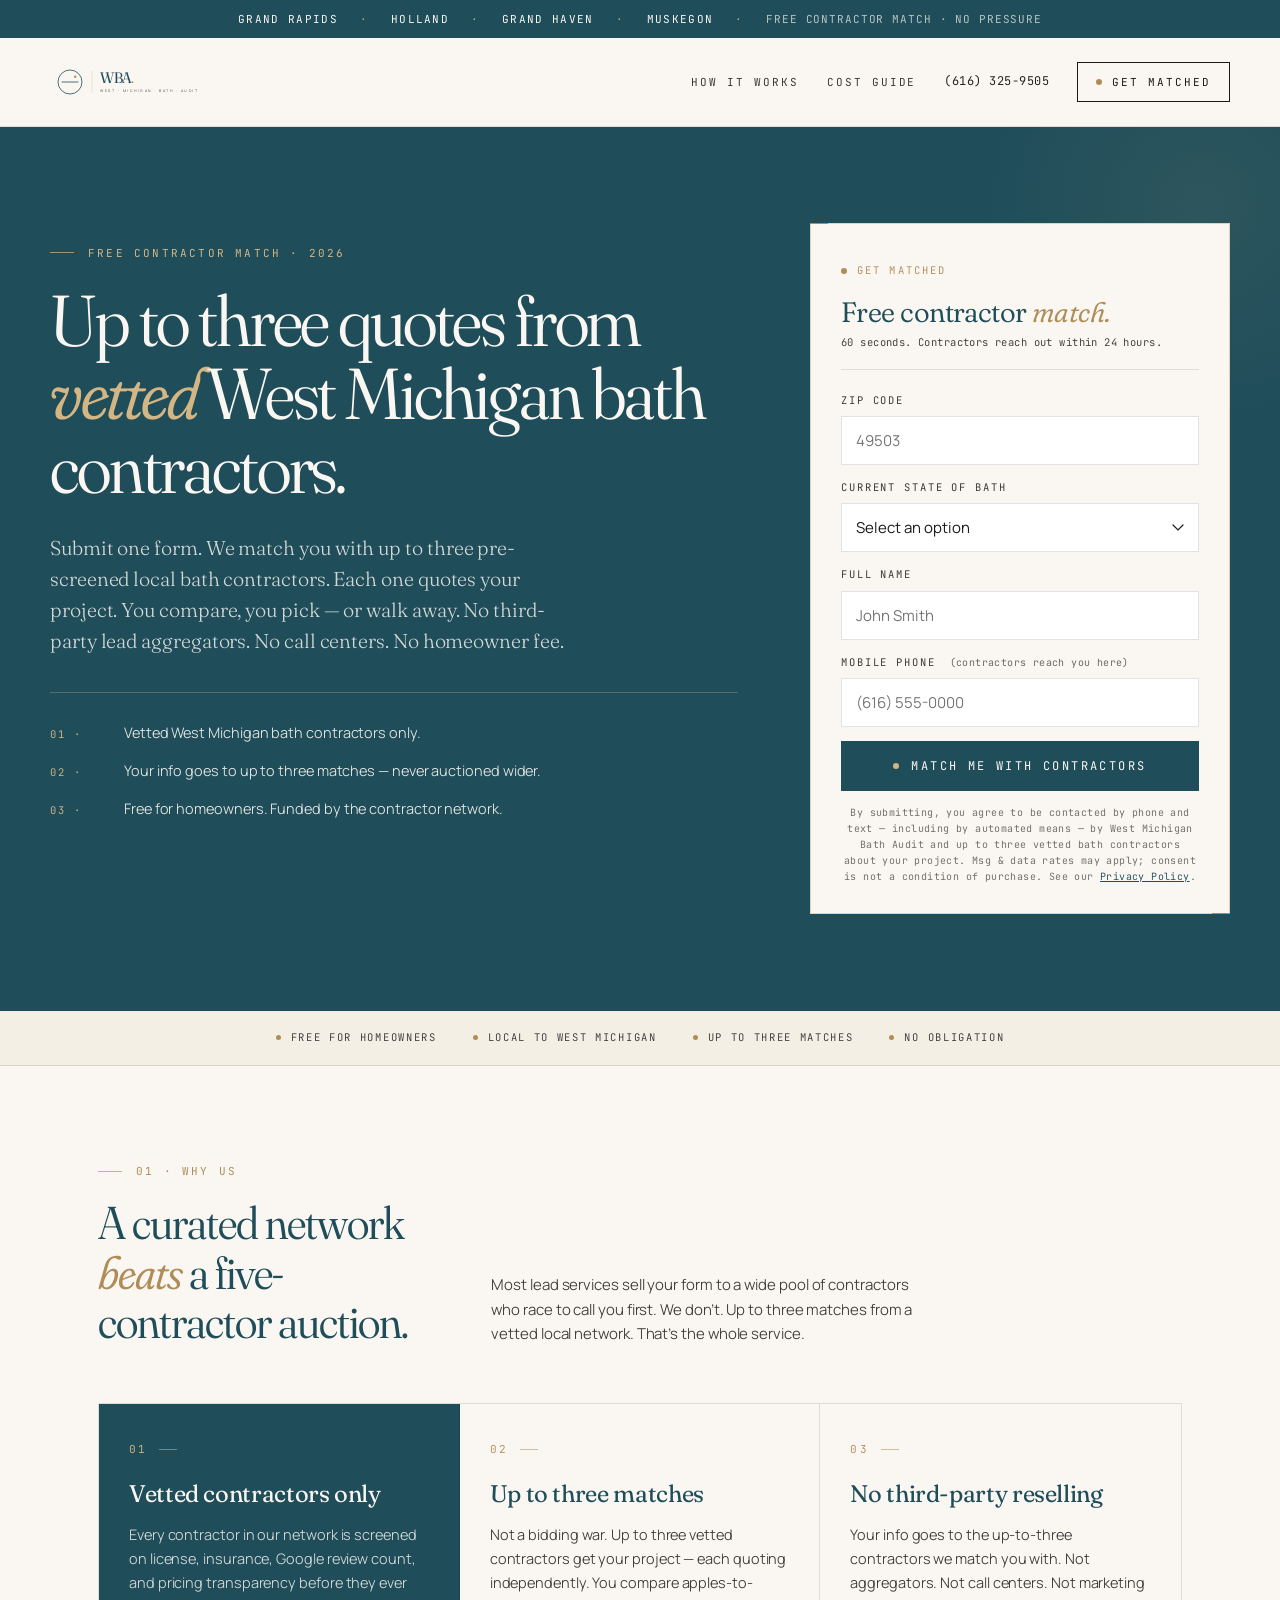
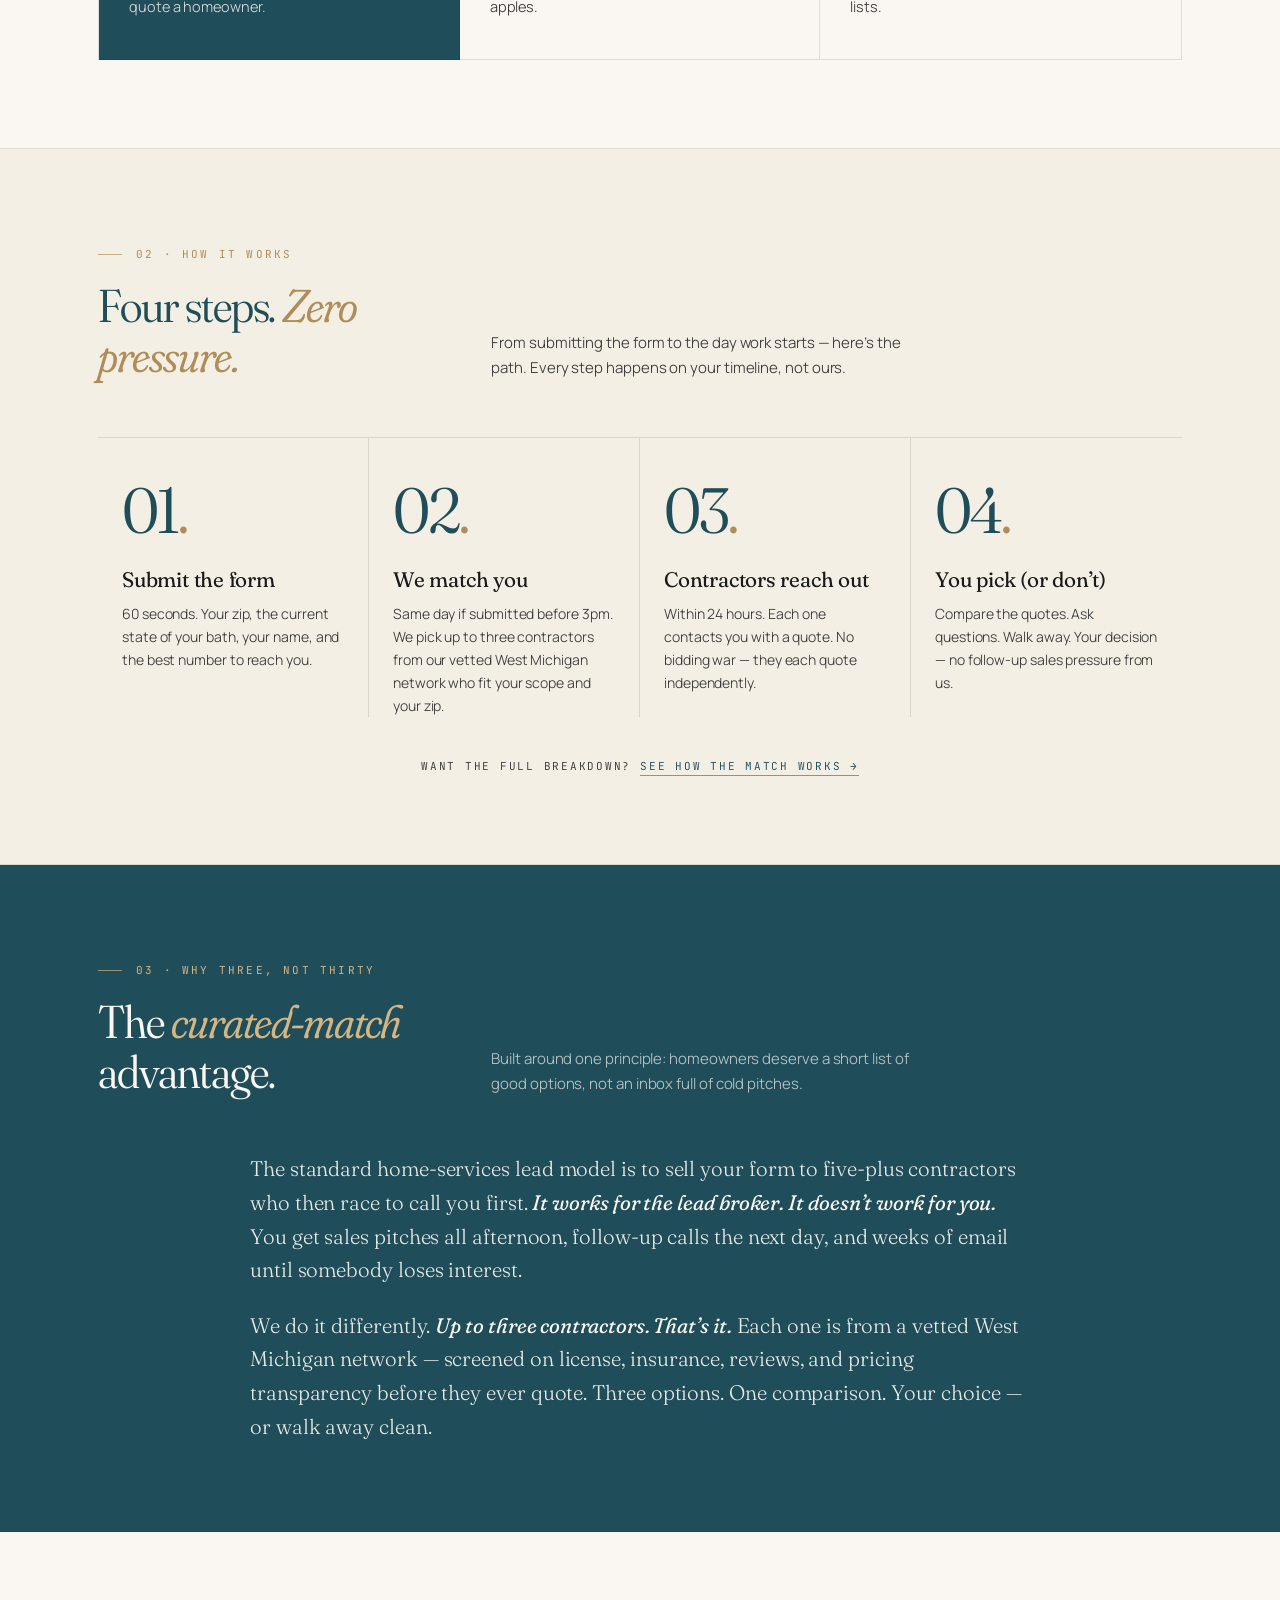
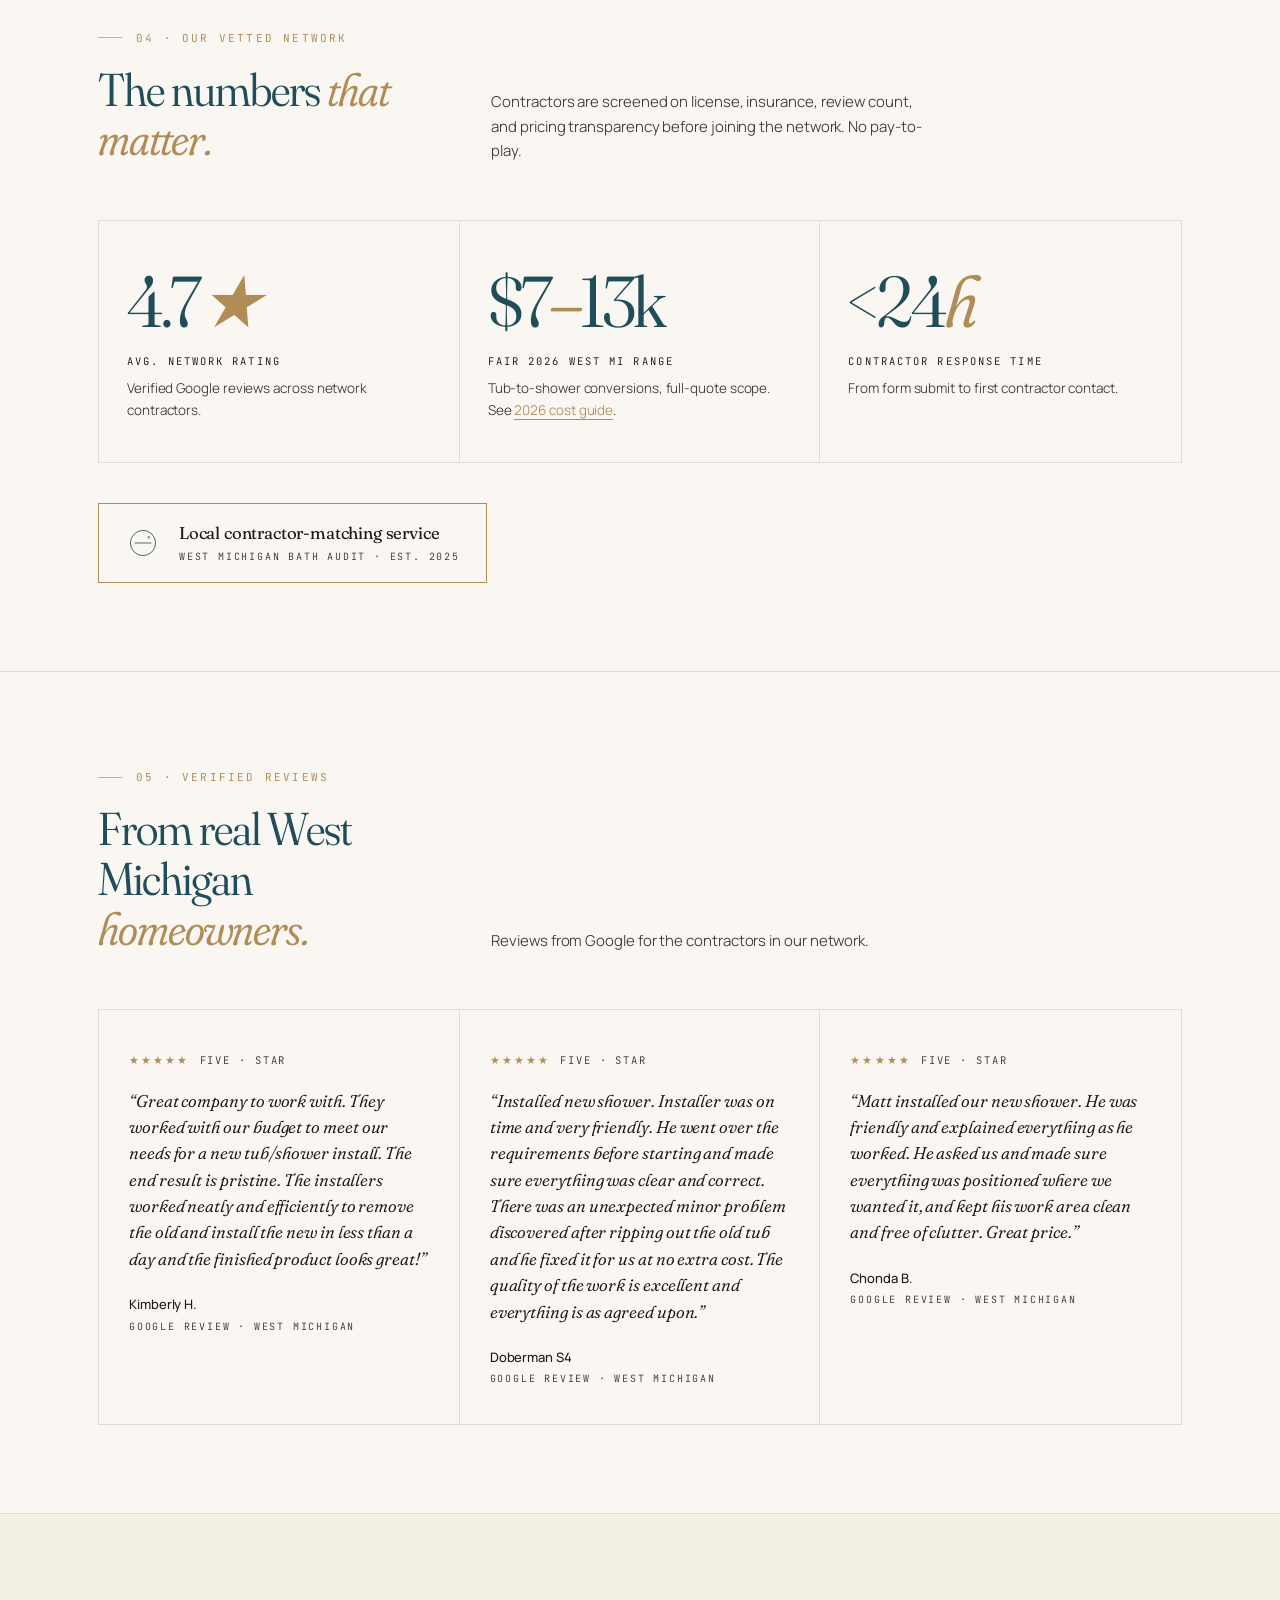
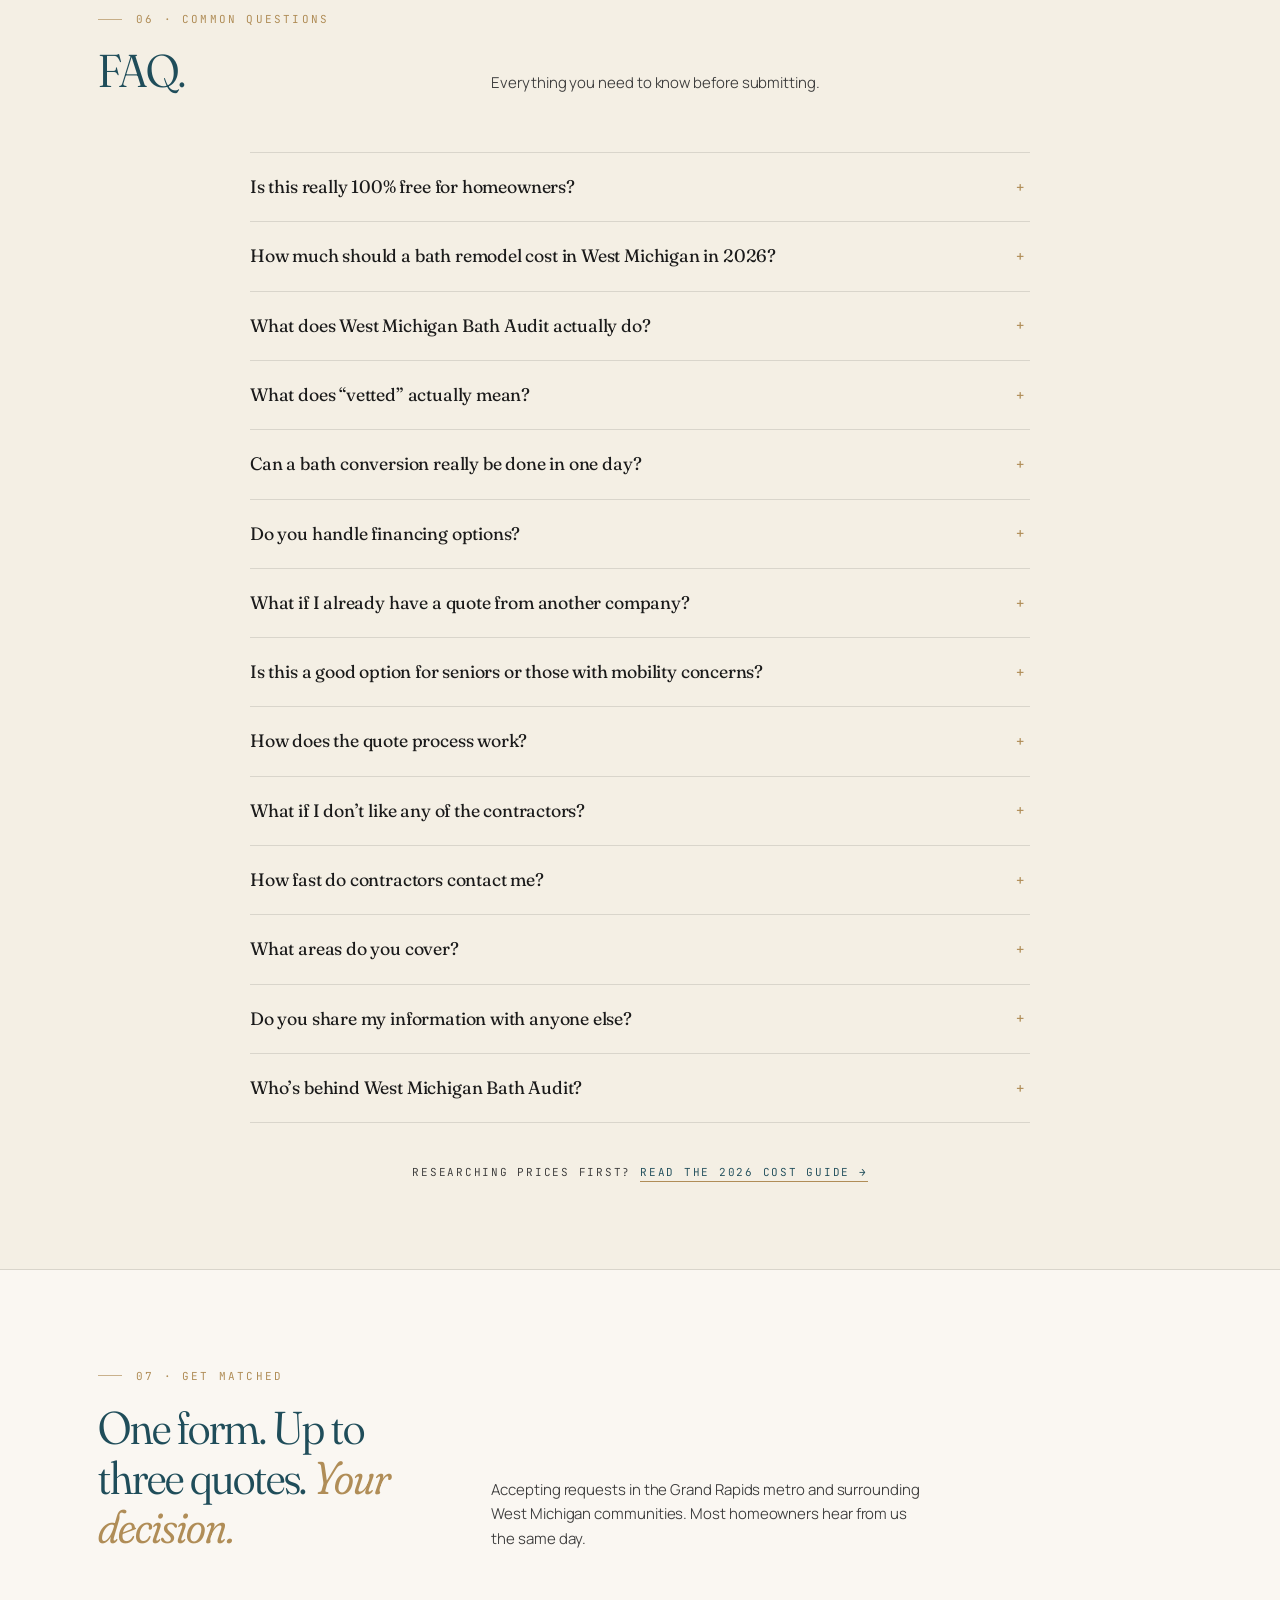
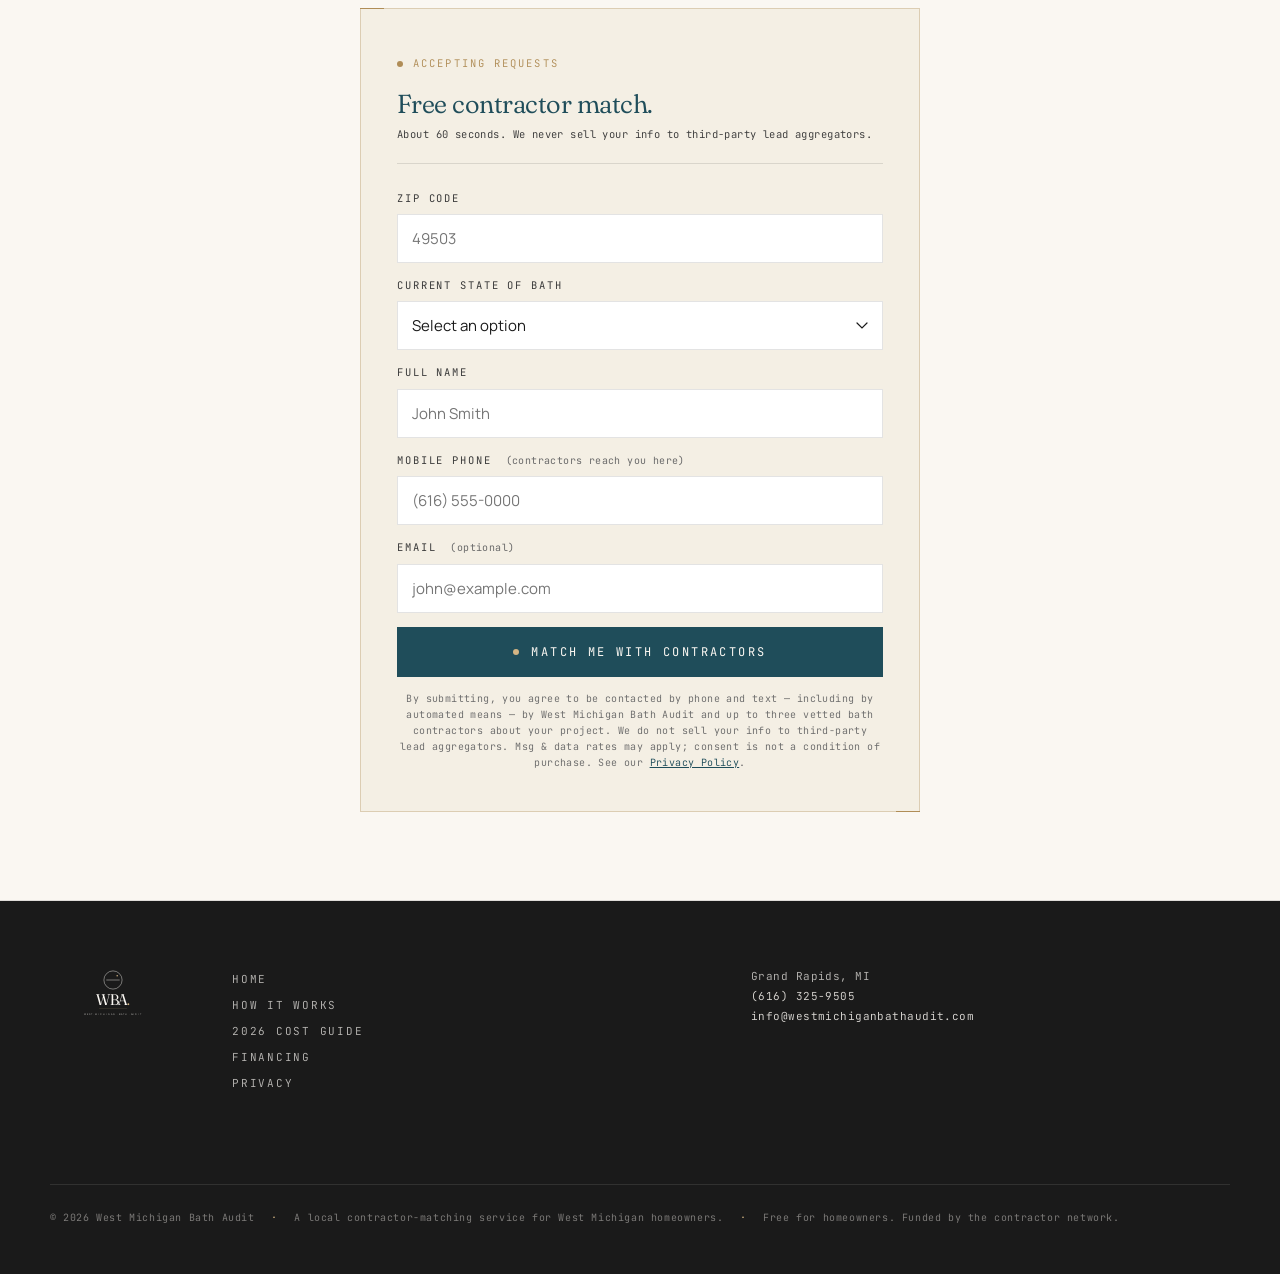
<file: index.html>
<!DOCTYPE html>
<html lang="en">
<head>
  <meta charset="UTF-8" />
  <meta name="viewport" content="width=device-width, initial-scale=1.0" />
  <title>West Michigan Bath Audit | Free Contractor Match for Bath Remodels</title>
  <meta name="description" content="Free West Michigan bath contractor match. Submit one form, get up to three quotes from vetted local bath contractors. No third-party lead aggregators, no high-pressure pitch." />
  <meta name="referrer" content="strict-origin-when-cross-origin" />
  <link rel="canonical" href="https://www.westmichiganbathaudit.com/" />
  <meta property="og:type" content="website" />
  <meta property="og:site_name" content="West Michigan Bath Audit" />
  <meta property="og:title" content="West Michigan Bath Audit | Free Contractor Match for Bath Remodels" />
  <meta property="og:description" content="Submit one form, get up to three quotes from vetted local bath contractors. No third-party lead aggregators, no high-pressure pitch." />
  <meta property="og:url" content="https://www.westmichiganbathaudit.com/" />
  <meta name="twitter:card" content="summary" />

  <link rel="icon" type="image/svg+xml" href="data:image/svg+xml;utf8,<svg xmlns='http://www.w3.org/2000/svg' viewBox='0 0 32 32'><rect width='32' height='32' rx='5' fill='%231F4D5A'/><g transform='translate(16,16)'><circle r='10' fill='none' stroke='%23FAF7F2' stroke-width='1.6'/><line x1='-6.5' y1='0' x2='6.5' y2='0' stroke='%23FAF7F2' stroke-width='1.6' stroke-linecap='round'/><circle cx='4.5' cy='-4.5' r='1.6' fill='%23D4B584'/></g></svg>" />

  <link rel="preconnect" href="https://fonts.googleapis.com" />
  <link rel="preconnect" href="https://fonts.gstatic.com" crossorigin />
  <link href="https://fonts.googleapis.com/css2?family=Fraunces:opsz,wght,SOFT@9..144,300..900,0..100&family=Manrope:wght@200..800&family=JetBrains+Mono:wght@300..600&display=swap" rel="stylesheet" />
  <link rel="stylesheet" href="/wba-brand.css" />

  <!-- META PIXEL -->
  <script>
    !function(f,b,e,v,n,t,s){if(f.fbq)return;n=f.fbq=function(){n.callMethod?
    n.callMethod.apply(n,arguments):n.queue.push(arguments)};if(!f._fbq)f._fbq=n;
    n.push=n;n.loaded=!0;n.version='2.0';n.queue=[];t=b.createElement(e);t.async=!0;
    t.src=v;s=b.getElementsByTagName(e)[0];s.parentNode.insertBefore(t,s)}(window,
    document,'script','https://connect.facebook.net/en_US/fbevents.js');
    fbq('init', '2047039182913124');
    fbq('track', 'PageView');
  </script>
  <noscript><img height="1" width="1" style="display:none"
    src="https://www.facebook.com/tr?id=2047039182913124&ev=PageView&noscript=1"/></noscript>

  <style>
    .hero {
      background: var(--teal);
      color: var(--cream);
      padding: 96px var(--pad-x) 96px;
      position: relative;
      overflow: hidden;
      border-bottom: 1px solid var(--rule);
    }
    .hero::before {
      content: '';
      position: absolute;
      top: 0; right: 0;
      width: 520px; height: 520px;
      background: radial-gradient(circle at 50% 50%, rgba(212,181,132,0.08) 0%, transparent 60%);
      transform: translate(35%, -35%);
      pointer-events: none;
    }
    .hero-inner {
      max-width: var(--max);
      margin: 0 auto;
      display: grid;
      grid-template-columns: 1fr 420px;
      gap: 72px;
      align-items: start;
      position: relative;
    }
    @media (max-width: 920px) {
      .hero { padding: 64px var(--pad-x) 72px; }
      .hero-inner { grid-template-columns: 1fr; gap: 48px; }
    }
    @media (max-width: 640px) {
      /* Declutter the mobile hero: ease the headline, hide the bullet list
         (it repeats the trust bar just below), tighten the path to the form.
         Selectors are scoped (.hero .x) to out-specify the base rules that
         appear later in this stylesheet. */
      .hero { padding: 44px var(--pad-x) 52px; }
      .hero .hero-left h1 { font-size: 34px; line-height: 1.08; margin-bottom: 18px; }
      .hero .hero-desc { font-size: 16px; line-height: 1.5; margin-bottom: 0; }
      .hero .hero-bullets { display: none; }
      .hero .hero-inner { gap: 30px; }
      .hero .hero-inner > * { min-width: 0; }
    }
    .hero-left { padding-top: 12px; }
    .hero .eyebrow { color: var(--brass-light); margin-bottom: 22px; }
    .hero .eyebrow::before { background: var(--brass-light); opacity: 0.7; }
    .hero h1 { color: var(--cream); margin-bottom: 28px; }
    .hero h1 em { color: var(--brass-light); font-style: italic; }
    .hero-desc {
      font-family: var(--serif);
      font-weight: 300;
      font-size: clamp(17px, 1.6vw, 20px);
      line-height: 1.55;
      color: rgba(250, 247, 242, 0.82);
      max-width: 540px;
      margin-bottom: 36px;
      font-variation-settings: 'opsz' 36, 'SOFT' 20;
    }
    .hero-bullets {
      list-style: none;
      display: grid;
      gap: 14px;
      padding-top: 28px;
      border-top: 1px solid rgba(212, 181, 132, 0.3);
    }
    .hero-bullets li {
      font-family: var(--sans);
      font-size: 14.5px;
      color: rgba(250, 247, 242, 0.9);
      display: grid;
      grid-template-columns: 56px 1fr;
      gap: 18px;
      align-items: baseline;
    }
    .hero-bullets li .num {
      font-family: var(--mono);
      font-size: 10.5px;
      letter-spacing: 0.2em;
      color: var(--brass-light);
    }

    /* -- HERO FORM CARD --------------------------------- */
    .hero-form-card {
      background: var(--cream);
      border: 1px solid rgba(176, 141, 87, 0.35);
      padding: 32px 30px 28px;
      position: relative;
    }
    .hero-form-card::before, .hero-form-card::after {
      content: ''; position: absolute; width: 18px; height: 1px; background: var(--brass);
    }
    .hero-form-card::before { top: -1px; left: -1px; }
    .hero-form-card::after  { bottom: -1px; right: -1px; }
    .hero-form-card .form-eyebrow {
      font-family: var(--mono);
      font-size: 10.5px;
      letter-spacing: 0.2em;
      text-transform: uppercase;
      color: var(--brass);
      display: inline-flex;
      align-items: center;
      gap: 10px;
      margin-bottom: 16px;
    }
    .hero-form-card .form-eyebrow .dot {
      width: 6px; height: 6px;
      border-radius: 50%;
      background: var(--brass);
    }
    .hero-form-card .form-title {
      font-family: var(--serif);
      font-weight: 350;
      font-size: 28px;
      letter-spacing: -0.02em;
      color: var(--teal);
      line-height: 1.15;
      margin-bottom: 6px;
      font-variation-settings: 'opsz' 48, 'SOFT' 50;
    }
    .hero-form-card .form-title em {
      font-style: italic;
      color: var(--brass);
      font-variation-settings: 'opsz' 48, 'SOFT' 90;
    }
    .hero-form-card .form-sub {
      font-family: var(--mono);
      font-size: 10.5px;
      letter-spacing: 0.04em;
      color: var(--ink-soft);
      margin-bottom: 22px;
      padding-bottom: 18px;
      border-bottom: 1px solid var(--rule);
      line-height: 1.6;
    }
    .success-inline {
      display: none;
      padding: 26px 22px;
      background: var(--cream-warm);
      border: 1px solid var(--brass);
      font-family: var(--serif);
      font-size: 17px;
      color: var(--teal);
      line-height: 1.55;
      font-variation-settings: 'opsz' 36, 'SOFT' 40;
    }
    .success-inline .tag {
      font-family: var(--mono);
      font-size: 10px;
      letter-spacing: 0.2em;
      text-transform: uppercase;
      color: var(--brass);
      display: inline-flex;
      align-items: center;
      gap: 8px;
      margin-bottom: 10px;
    }
    .success-inline .tag::before {
      content: '';
      width: 6px; height: 6px;
      background: var(--brass);
      border-radius: 50%;
    }

    /* -- VALUE PROP -------------------------------------- */
    .value-grid {
      display: grid;
      grid-template-columns: repeat(3, 1fr);
      gap: 0;
      border: 1px solid var(--rule);
      border-bottom: none;
    }
    .value-card {
      padding: 36px 30px 40px;
      border-right: 1px solid var(--rule);
      border-bottom: 1px solid var(--rule);
      background: var(--cream);
      display: flex;
      flex-direction: column;
      transition: background 0.3s;
    }
    .value-card:last-child { border-right: none; }
    .value-card:hover { background: var(--cream-warm); }
    .value-card .num {
      font-family: var(--mono);
      font-size: 11px;
      letter-spacing: 0.2em;
      color: var(--brass);
      margin-bottom: 22px;
      display: inline-flex;
      align-items: center;
      gap: 12px;
    }
    .value-card .num::after {
      content: '';
      width: 18px;
      height: 1px;
      background: var(--brass);
      opacity: 0.55;
    }
    .value-card h3 {
      color: var(--teal);
      font-family: var(--serif);
      font-size: 24px;
      font-weight: 400;
      letter-spacing: -0.015em;
      line-height: 1.2;
      margin-bottom: 14px;
      font-variation-settings: 'opsz' 36, 'SOFT' 40;
    }
    .value-card.highlight { background: var(--teal); color: var(--cream); }
    .value-card.highlight:hover { background: var(--teal-deep); }
    .value-card.highlight h3 { color: var(--cream); }
    .value-card.highlight .num { color: var(--brass-light); }
    .value-card.highlight .num::after { background: var(--brass-light); }
    .value-card.highlight p { color: rgba(250, 247, 242, 0.82); }
    .value-card p {
      font-size: 14.5px;
      color: var(--ink-soft);
      line-height: 1.65;
    }
    @media (max-width: 820px) {
      .value-grid { grid-template-columns: 1fr; }
      .value-card { border-right: none; }
    }

    /* -- STEPS ------------------------------------------- */
    .steps-section { background: var(--cream-warm); }
    .steps-grid {
      display: grid;
      grid-template-columns: repeat(4, 1fr);
      gap: 0;
      border-top: 1px solid var(--rule);
    }
    .step-card {
      padding: 40px 24px 0;
      border-right: 1px solid var(--rule);
      position: relative;
    }
    .step-card:last-child { border-right: none; }
    .step-card .num {
      font-family: var(--serif);
      font-weight: 350;
      font-size: 64px;
      letter-spacing: -0.03em;
      color: var(--teal);
      line-height: 1;
      margin-bottom: 24px;
      font-variation-settings: 'opsz' 96, 'SOFT' 40;
    }
    .step-card .num em {
      font-style: normal;
      color: var(--brass);
    }
    .step-card h3 {
      font-family: var(--serif);
      font-size: 21px;
      font-weight: 400;
      letter-spacing: -0.01em;
      color: var(--ink);
      margin-bottom: 10px;
      line-height: 1.25;
      font-variation-settings: 'opsz' 36, 'SOFT' 40;
    }
    .step-card p {
      font-size: 14px;
      color: var(--ink-soft);
      line-height: 1.65;
    }
    @media (max-width: 820px) {
      .steps-grid { grid-template-columns: 1fr 1fr; }
      .step-card:nth-child(2) { border-right: none; }
      .step-card:nth-child(3), .step-card:nth-child(4) { border-top: 1px solid var(--rule); }
    }
    @media (max-width: 520px) {
      .steps-grid { grid-template-columns: 1fr; }
      .step-card { border-right: none; border-top: 1px solid var(--rule); }
      .step-card:first-child { border-top: none; }
    }
    .steps-footnote {
      text-align: center;
      margin-top: 40px;
      font-family: var(--mono);
      font-size: 11px;
      letter-spacing: 0.16em;
      text-transform: uppercase;
      color: var(--ink-soft);
    }
    .steps-footnote a {
      color: var(--teal);
      text-decoration: none;
      border-bottom: 1px solid var(--brass);
      padding-bottom: 2px;
    }

    /* -- ADVANTAGE --------------------------------------- */
    .advantage-section {
      background: var(--teal);
      color: var(--cream);
    }
    .advantage-section h2 { color: var(--cream); }
    .advantage-section h2 em { color: var(--brass-light); }
    .advantage-section .eyebrow { color: var(--brass-light); }
    .advantage-section .eyebrow::before { background: var(--brass-light); }
    .advantage-inner {
      max-width: 780px;
      margin: 56px auto 0;
    }
    .advantage-body {
      font-family: var(--serif);
      font-weight: 300;
      font-size: 21px;
      line-height: 1.6;
      color: rgba(250, 247, 242, 0.92);
      font-variation-settings: 'opsz' 48, 'SOFT' 30;
    }
    .advantage-body p + p { margin-top: 22px; }
    .advantage-body strong {
      color: var(--cream);
      font-weight: 400;
      font-style: italic;
      font-variation-settings: 'opsz' 48, 'SOFT' 80;
    }

    /* -- STATS ------------------------------------------- */
    .stats-grid {
      display: grid;
      grid-template-columns: repeat(3, 1fr);
      gap: 0;
      border: 1px solid var(--rule);
      border-bottom: none;
    }
    .stat-card {
      padding: 44px 28px 40px;
      border-right: 1px solid var(--rule);
      border-bottom: 1px solid var(--rule);
      text-align: left;
    }
    .stat-card:last-child { border-right: none; }
    .stat-card .stat-number {
      font-family: var(--serif);
      font-weight: 350;
      font-size: clamp(48px, 6vw, 72px);
      letter-spacing: -0.04em;
      color: var(--teal);
      line-height: 1;
      margin-bottom: 16px;
      font-variation-settings: 'opsz' 144, 'SOFT' 30;
    }
    .stat-card .stat-number em {
      font-style: italic;
      color: var(--brass);
      font-variation-settings: 'opsz' 144, 'SOFT' 90;
    }
    .stat-card .stat-label {
      font-family: var(--mono);
      font-size: 10.5px;
      letter-spacing: 0.2em;
      text-transform: uppercase;
      color: var(--ink);
      margin-bottom: 8px;
    }
    .stat-card .stat-desc {
      font-size: 13.5px;
      color: var(--ink-soft);
      line-height: 1.6;
    }
    .verified-seal {
      display: inline-flex;
      align-items: center;
      gap: 18px;
      margin-top: 40px;
      padding: 18px 26px;
      border: 1px solid var(--brass);
      background: var(--cream);
    }
    .seal-mark svg { width: 36px; height: 36px; }
    .seal-text { line-height: 1.3; }
    .seal-text strong {
      display: block;
      font-family: var(--serif);
      font-weight: 400;
      font-size: 17px;
      color: var(--ink);
      letter-spacing: -0.01em;
      font-variation-settings: 'opsz' 36, 'SOFT' 40;
    }
    .seal-text span {
      font-family: var(--mono);
      font-size: 10px;
      letter-spacing: 0.18em;
      text-transform: uppercase;
      color: var(--ink-soft);
    }
    @media (max-width: 820px) {
      .stats-grid { grid-template-columns: 1fr; }
      .stat-card { border-right: none; }
    }

    /* -- GALLERY ----------------------------------------- */
    .gallery-section { background: var(--cream-warm); }
    .gallery-grid {
      display: grid;
      grid-template-columns: repeat(2, 1fr);
      gap: 32px;
    }
    .gallery-card {
      background: var(--cream);
      border: 1px solid var(--rule);
      overflow: hidden;
      transition: transform 0.4s cubic-bezier(0.16,1,0.3,1);
    }
    .gallery-card:hover { transform: translateY(-3px); }
    .gallery-img {
      aspect-ratio: 5 / 3;
      background: linear-gradient(135deg, var(--teal) 0%, var(--teal-deep) 100%);
      display: flex;
      align-items: flex-end;
      padding: 24px;
      color: var(--brass-light);
      font-family: var(--mono);
      font-size: 10px;
      letter-spacing: 0.22em;
      text-transform: uppercase;
    }
    .gallery-img::before {
      content: '';
      width: 8px; height: 8px;
      background: var(--brass-light);
      border-radius: 50%;
      margin-right: 12px;
    }
    .gallery-meta { padding: 22px 24px 26px; }
    .gallery-meta .num {
      font-family: var(--mono);
      font-size: 10px;
      letter-spacing: 0.2em;
      color: var(--brass);
      margin-bottom: 8px;
      text-transform: uppercase;
    }
    .gallery-meta h4 {
      font-family: var(--serif);
      font-size: 20px;
      font-weight: 400;
      letter-spacing: -0.01em;
      color: var(--ink);
      margin-bottom: 6px;
      font-variation-settings: 'opsz' 36, 'SOFT' 40;
    }
    .gallery-meta p {
      font-size: 14px;
      color: var(--ink-soft);
      line-height: 1.6;
    }
    @media (max-width: 720px) {
      .gallery-grid { grid-template-columns: 1fr; gap: 20px; }
    }

    /* -- REVIEWS ----------------------------------------- */
    .reviews-grid {
      display: grid;
      grid-template-columns: repeat(3, 1fr);
      gap: 0;
      border: 1px solid var(--rule);
    }
    .review-card {
      padding: 36px 30px;
      border-right: 1px solid var(--rule);
    }
    .review-card:last-child { border-right: none; }
    .review-stars {
      font-family: var(--mono);
      font-size: 10.5px;
      letter-spacing: 0.2em;
      text-transform: uppercase;
      color: var(--brass);
      margin-bottom: 18px;
      display: inline-flex;
      align-items: center;
      gap: 10px;
    }
    .review-stars::after {
      content: 'Five · star';
      color: var(--ink-soft);
      letter-spacing: 0.18em;
    }
    .review-text {
      font-family: var(--serif);
      font-weight: 350;
      font-size: 17px;
      font-style: italic;
      color: var(--ink);
      line-height: 1.55;
      margin-bottom: 22px;
      font-variation-settings: 'opsz' 36, 'SOFT' 60;
    }
    .review-author {
      font-family: var(--sans);
      font-size: 13px;
      font-weight: 500;
      color: var(--ink);
      margin-bottom: 3px;
    }
    .review-source {
      font-family: var(--mono);
      font-size: 10px;
      letter-spacing: 0.18em;
      text-transform: uppercase;
      color: var(--ink-soft);
    }
    @media (max-width: 820px) {
      .reviews-grid { grid-template-columns: 1fr; }
      .review-card { border-right: none; border-bottom: 1px solid var(--rule); }
      .review-card:last-child { border-bottom: none; }
    }

    /* -- FAQ --------------------------------------------- */
    .faq-section { background: var(--cream-warm); }
    .faq-list {
      max-width: 780px;
      margin: 0 auto;
      border-top: 1px solid var(--rule);
    }
    .faq-item { border-bottom: 1px solid var(--rule); }
    .faq-q {
      width: 100%;
      background: none;
      border: none;
      padding: 22px 0;
      text-align: left;
      font-family: var(--serif);
      font-size: 18px;
      font-weight: 400;
      color: var(--ink);
      cursor: pointer;
      display: flex;
      justify-content: space-between;
      align-items: center;
      gap: 16px;
      letter-spacing: -0.01em;
      line-height: 1.35;
      font-variation-settings: 'opsz' 36, 'SOFT' 40;
      transition: color 0.2s;
    }
    .faq-q:hover { color: var(--teal); }
    .faq-icon {
      flex-shrink: 0;
      font-family: var(--mono);
      font-size: 14px;
      color: var(--brass);
      transition: transform 0.3s cubic-bezier(0.16,1,0.3,1);
      width: 20px;
      text-align: center;
    }
    .faq-a {
      max-height: 0;
      overflow: hidden;
      transition: max-height 0.4s ease;
    }
    .faq-a-inner {
      padding: 0 0 24px;
      max-width: 660px;
      font-size: 14.5px;
      color: var(--ink-soft);
      line-height: 1.7;
    }
    .faq-a-inner a {
      color: var(--teal);
      border-bottom: 1px solid var(--brass);
      padding-bottom: 1px;
      text-decoration: none;
    }
    .faq-item.open .faq-a { max-height: 500px; }
    .faq-item.open .faq-icon { transform: rotate(45deg); }
    .faq-footnote {
      text-align: center;
      margin-top: 40px;
      font-family: var(--mono);
      font-size: 11px;
      letter-spacing: 0.16em;
      text-transform: uppercase;
      color: var(--ink-soft);
    }
    .faq-footnote a {
      color: var(--teal);
      text-decoration: none;
      border-bottom: 1px solid var(--brass);
      padding-bottom: 2px;
    }

    /* -- BOTTOM FORM ------------------------------------- */
    .form-section { background: var(--cream); }
    .bottom-form-wrap {
      max-width: 560px;
      margin: 48px auto 0;
      background: var(--cream-warm);
      border: 1px solid rgba(176, 141, 87, 0.35);
      padding: 40px 36px;
      position: relative;
    }
    .bottom-form-wrap::before, .bottom-form-wrap::after {
      content: ''; position: absolute; width: 24px; height: 1px; background: var(--brass);
    }
    .bottom-form-wrap::before { top: -1px; left: -1px; }
    .bottom-form-wrap::after  { bottom: -1px; right: -1px; }
    .bottom-form-wrap .form-eyebrow {
      font-family: var(--mono);
      font-size: 10.5px;
      letter-spacing: 0.2em;
      text-transform: uppercase;
      color: var(--brass);
      display: inline-flex;
      align-items: center;
      gap: 10px;
      margin-bottom: 16px;
    }
    .bottom-form-wrap .form-eyebrow .dot {
      width: 6px; height: 6px;
      border-radius: 50%;
      background: var(--brass);
    }
    .bottom-form-wrap .form-title {
      font-family: var(--serif);
      font-weight: 350;
      font-size: 26px;
      letter-spacing: -0.02em;
      color: var(--teal);
      line-height: 1.2;
      margin-bottom: 6px;
      font-variation-settings: 'opsz' 48, 'SOFT' 50;
    }
    .bottom-form-wrap .form-sub {
      font-family: var(--mono);
      font-size: 10.5px;
      letter-spacing: 0.04em;
      color: var(--ink-soft);
      margin-bottom: 26px;
      padding-bottom: 20px;
      border-bottom: 1px solid var(--rule);
      line-height: 1.6;
    }
    #bottom-success {
      display: none;
      max-width: 560px;
      margin: 48px auto 0;
      padding: 40px 36px;
      background: var(--cream-warm);
      border: 1px solid var(--brass);
      font-family: var(--serif);
      font-size: 19px;
      color: var(--teal);
      line-height: 1.55;
      font-variation-settings: 'opsz' 48, 'SOFT' 40;
    }
    #bottom-success .tag {
      font-family: var(--mono);
      font-size: 10px;
      letter-spacing: 0.2em;
      text-transform: uppercase;
      color: var(--brass);
      display: inline-flex;
      align-items: center;
      gap: 8px;
      margin-bottom: 12px;
    }
    #bottom-success .tag::before {
      content: '';
      width: 6px; height: 6px;
      background: var(--brass);
      border-radius: 50%;
    }
    #bottom-success span.sub {
      display: block;
      margin-top: 8px;
      font-family: var(--mono);
      font-size: 11px;
      letter-spacing: 0.04em;
      color: var(--ink-soft);
    }

    /* -- EXIT POPUP -------------------------------------- */
    .popup-overlay {
      display: none;
      position: fixed;
      inset: 0;
      background: rgba(22, 56, 68, 0.78);
      z-index: 1000;
      align-items: center;
      justify-content: center;
      padding: 20px;
      backdrop-filter: blur(3px);
    }
    .popup-overlay.active { display: flex; }
    .popup-box {
      background: var(--cream);
      padding: 44px 36px 36px;
      max-width: 480px;
      width: 100%;
      position: relative;
      border: 1px solid rgba(176, 141, 87, 0.5);
    }
    .popup-box::before, .popup-box::after {
      content: '';
      position: absolute;
      width: 22px; height: 1px;
      background: var(--brass);
    }
    .popup-box::before { top: -1px; left: -1px; }
    .popup-box::after  { bottom: -1px; right: -1px; }
    .popup-close {
      position: absolute;
      top: 14px; right: 16px;
      background: none;
      border: none;
      font-family: var(--mono);
      font-size: 18px;
      cursor: pointer;
      color: var(--ink-soft);
      line-height: 1;
      transition: color 0.2s;
    }
    .popup-close:hover { color: var(--ink); }
    .popup-eyebrow {
      font-family: var(--mono);
      font-size: 10.5px;
      letter-spacing: 0.2em;
      text-transform: uppercase;
      color: var(--brass);
      display: inline-flex;
      align-items: center;
      gap: 10px;
      margin-bottom: 16px;
    }
    .popup-eyebrow::before {
      content: '';
      width: 18px; height: 1px;
      background: var(--brass);
      opacity: 0.7;
    }
    .popup-box h3 {
      font-family: var(--serif);
      font-weight: 350;
      font-size: 28px;
      letter-spacing: -0.02em;
      color: var(--teal);
      line-height: 1.15;
      margin-bottom: 10px;
      font-variation-settings: 'opsz' 48, 'SOFT' 50;
    }
    .popup-box h3 em {
      font-style: italic;
      color: var(--brass);
      font-variation-settings: 'opsz' 48, 'SOFT' 90;
    }
    .popup-box .popup-desc {
      font-family: var(--serif);
      font-weight: 300;
      font-size: 15px;
      color: var(--ink-soft);
      margin-bottom: 24px;
      line-height: 1.6;
      font-variation-settings: 'opsz' 24, 'SOFT' 20;
    }
    #popup-success {
      display: none;
      text-align: left;
      padding: 18px 0;
      font-family: var(--serif);
      font-style: italic;
      color: var(--teal);
      font-size: 17px;
      font-variation-settings: 'opsz' 36, 'SOFT' 80;
    }
  </style>
</head>
<body>

  <!-- ALERT BAR -->
  <div class="alert-bar">
    <span class="cities">Grand Rapids <span class="sep">·</span> Holland <span class="sep">·</span> Grand Haven <span class="sep">·</span> Muskegon</span> <span class="sep cities-sep">·</span> <span class="soft">Free contractor match · No pressure</span>
  </div>

  <!-- HEADER -->
  <header class="site">
    <div class="row">
      <a class="site-logo" href="/" aria-label="West Michigan Bath Audit">
        <svg viewBox="0 0 620 110" xmlns="http://www.w3.org/2000/svg" aria-hidden="true">
          <g transform="translate(50, 55)">
            <circle class="wba-mark-stroke" cx="0" cy="0" r="30" fill="none" stroke="#1F4D5A" stroke-width="2"/>
            <line class="wba-mark-stroke" x1="-20" y1="0" x2="20" y2="0" stroke="#1F4D5A" stroke-width="2" stroke-linecap="round"/>
            <circle cx="13" cy="-13" r="3" fill="#B08D57"/>
          </g>
          <line x1="105" y1="28" x2="105" y2="82" stroke="#B08D57" stroke-width="1" opacity="0.55"/>
          <text x="125" y="58" font-family="Fraunces, serif" font-weight="400" font-size="38" fill="#1F4D5A" letter-spacing="-0.02em" style="font-variation-settings: 'opsz' 96, 'SOFT' 40;">WBA<tspan fill="#B08D57">.</tspan></text>
          <text x="125" y="80" font-family="Manrope, sans-serif" font-weight="300" font-size="9" fill="#1A1A1A" letter-spacing="0.42em">WEST · MICHIGAN · BATH · AUDIT</text>
        </svg>
      </a>
      <nav class="site-nav">
        <a class="nav-link" href="/process.html">How it works</a>
        <a class="nav-link" href="/cost-guide.html">Cost guide</a>
        <a class="tel" href="tel:+16163259505">(616) 325-9505</a>
        <a class="call-link" href="#form">Get matched</a>
      </nav>
    </div>
  </header>

  <!-- HERO -->
  <section class="hero">
    <div class="hero-inner">
      <div class="hero-left">
        <p class="eyebrow">Free contractor match · 2026</p>
        <h1>Up to three quotes from <em>vetted</em> West Michigan bath contractors.</h1>
        <p class="hero-desc">Submit one form. We match you with up to three pre-screened local bath contractors. Each one quotes your project. You compare, you pick — or walk away. No third-party lead aggregators. No call centers. No homeowner fee.</p>
        <ul class="hero-bullets">
          <li><span class="num">01 ·</span><span>Vetted West Michigan bath contractors only.</span></li>
          <li><span class="num">02 ·</span><span>Your info goes to up to three matches — never auctioned wider.</span></li>
          <li><span class="num">03 ·</span><span>Free for homeowners. Funded by the contractor network.</span></li>
        </ul>
      </div>

      <div class="hero-form-card">
        <p class="form-eyebrow"><span class="dot"></span>Get matched</p>
        <h2 class="form-title">Free contractor <em>match.</em></h2>
        <p class="form-sub">60 seconds. Contractors reach out within 24 hours.</p>

        <form id="hero-form" method="POST">
          <input type="hidden" name="lead_id" id="hero-lead-id" />
          <input type="hidden" name="city" id="hero-city" />
          <div class="form-group">
            <label for="h-zip">Zip code</label>
            <input type="text" id="h-zip" name="zip" placeholder="49503" required inputmode="numeric" maxlength="5" />
          </div>
          <div class="form-group">
            <label for="h-bath-condition">Current state of bath</label>
            <select id="h-bath-condition" name="bath_condition">
              <option value="" disabled selected>Select an option</option>
              <option value="Old/Dated">Old or dated</option>
              <option value="Leaking/Water Damage">Leaking or water damage</option>
              <option value="Unsafe for Seniors">Unsafe for seniors</option>
              <option value="Just Want an Upgrade">Just want an upgrade</option>
            </select>
          </div>
          <div class="form-group">
            <label for="h-name">Full name</label>
            <input type="text" id="h-name" name="name" placeholder="John Smith" required autocomplete="name" />
          </div>
          <div class="form-group">
            <label for="h-phone">Mobile phone <span class="hint">(contractors reach you here)</span></label>
            <input type="tel" id="h-phone" name="phone" placeholder="(616) 555-0000" required autocomplete="tel" />
          </div>
          <button type="submit" class="btn-submit">Match me with contractors</button>
          <p class="form-disclaimer">By submitting, you agree to be contacted by phone and text — including by automated means — by West Michigan Bath Audit and up to three vetted bath contractors about your project. Msg &amp; data rates may apply; consent is not a condition of purchase. See our <a href="/privacy-policy.html">Privacy Policy</a>.</p>
        </form>
        <div class="success-inline" id="hero-success">
          <p class="tag">You&rsquo;re in</p>
          Contractors will reach out within 24 hours.
        </div>
      </div>
    </div>
  </section>

  <!-- TRUST BAR -->
  <div class="trust-bar">
    <div class="row">
      <div class="item">Free for homeowners</div>
      <div class="item">Local to West Michigan</div>
      <div class="item">Up to three matches</div>
      <div class="item">No obligation</div>
    </div>
  </div>

  <!-- VALUE PROP -->
  <section class="brand value-section">
    <div class="wrap">
      <div class="section-head">
        <div>
          <p class="eyebrow">01 · Why us</p>
          <h2>A curated network <em>beats</em> a five-contractor auction.</h2>
        </div>
        <p class="blurb">Most lead services sell your form to a wide pool of contractors who race to call you first. We don&rsquo;t. Up to three matches from a vetted local network. That&rsquo;s the whole service.</p>
      </div>

      <div class="value-grid">
        <article class="value-card highlight">
          <div class="num">01</div>
          <h3>Vetted contractors only</h3>
          <p>Every contractor in our network is screened on license, insurance, Google review count, and pricing transparency before they ever quote a homeowner.</p>
        </article>
        <article class="value-card">
          <div class="num">02</div>
          <h3>Up to three matches</h3>
          <p>Not a bidding war. Up to three vetted contractors get your project — each quoting independently. You compare apples-to-apples.</p>
        </article>
        <article class="value-card">
          <div class="num">03</div>
          <h3>No third-party reselling</h3>
          <p>Your info goes to the up-to-three contractors we match you with. Not aggregators. Not call centers. Not marketing lists.</p>
        </article>
      </div>
    </div>
  </section>

  <!-- HOW IT WORKS -->
  <section class="brand steps-section">
    <div class="wrap">
      <div class="section-head">
        <div>
          <p class="eyebrow">02 · How it works</p>
          <h2>Four steps. <em>Zero pressure.</em></h2>
        </div>
        <p class="blurb">From submitting the form to the day work starts — here&rsquo;s the path. Every step happens on your timeline, not ours.</p>
      </div>

      <div class="steps-grid">
        <div class="step-card">
          <div class="num">01<em>.</em></div>
          <h3>Submit the form</h3>
          <p>60 seconds. Your zip, the current state of your bath, your name, and the best number to reach you.</p>
        </div>
        <div class="step-card">
          <div class="num">02<em>.</em></div>
          <h3>We match you</h3>
          <p>Same day if submitted before 3pm. We pick up to three contractors from our vetted West Michigan network who fit your scope and your zip.</p>
        </div>
        <div class="step-card">
          <div class="num">03<em>.</em></div>
          <h3>Contractors reach out</h3>
          <p>Within 24 hours. Each one contacts you with a quote. No bidding war — they each quote independently.</p>
        </div>
        <div class="step-card">
          <div class="num">04<em>.</em></div>
          <h3>You pick (or don&rsquo;t)</h3>
          <p>Compare the quotes. Ask questions. Walk away. Your decision — no follow-up sales pressure from us.</p>
        </div>
      </div>
      <p class="steps-footnote">Want the full breakdown? <a href="/process.html">See how the match works &rarr;</a></p>
    </div>
  </section>

  <!-- INDEPENDENT ADVANTAGE -->
  <section class="brand advantage-section">
    <div class="wrap">
      <div class="section-head">
        <div>
          <p class="eyebrow">03 · Why three, not thirty</p>
          <h2>The <em>curated-match</em> advantage.</h2>
        </div>
        <p class="blurb" style="color: rgba(250,247,242,0.7);">Built around one principle: homeowners deserve a short list of good options, not an inbox full of cold pitches.</p>
      </div>
      <div class="advantage-inner">
        <div class="advantage-body">
          <p>The standard home-services lead model is to sell your form to five-plus contractors who then race to call you first. <strong>It works for the lead broker. It doesn&rsquo;t work for you.</strong> You get sales pitches all afternoon, follow-up calls the next day, and weeks of email until somebody loses interest.</p>
          <p>We do it differently. <strong>Up to three contractors. That&rsquo;s it.</strong> Each one is from a vetted West Michigan network — screened on license, insurance, reviews, and pricing transparency before they ever quote. Three options. One comparison. Your choice — or walk away clean.</p>
        </div>
      </div>
    </div>
  </section>

  <!-- NETWORK STATS -->
  <section class="brand stats-section">
    <div class="wrap">
      <div class="section-head">
        <div>
          <p class="eyebrow">04 · Our vetted network</p>
          <h2>The numbers <em>that matter.</em></h2>
        </div>
        <p class="blurb">Contractors are screened on license, insurance, review count, and pricing transparency before joining the network. No pay-to-play.</p>
      </div>

      <div class="stats-grid">
        <div class="stat-card">
          <div class="stat-number">4.7<em>★</em></div>
          <div class="stat-label">Avg. network rating</div>
          <div class="stat-desc">Verified Google reviews across network contractors.</div>
        </div>
        <div class="stat-card">
          <div class="stat-number">$7<em>–</em>13k</div>
          <div class="stat-label">Fair 2026 West MI range</div>
          <div class="stat-desc">Tub-to-shower conversions, full-quote scope. See <a href="/cost-guide.html" style="color:var(--brass);text-decoration:none;border-bottom:1px solid var(--brass);">2026 cost guide</a>.</div>
        </div>
        <div class="stat-card">
          <div class="stat-number">&lt;24<em>h</em></div>
          <div class="stat-label">Contractor response time</div>
          <div class="stat-desc">From form submit to first contractor contact.</div>
        </div>
      </div>

      <div class="verified-seal">
        <div class="seal-mark">
          <svg viewBox="0 0 80 80" xmlns="http://www.w3.org/2000/svg" aria-hidden="true">
            <g transform="translate(40, 40)">
              <circle cx="0" cy="0" r="28" fill="none" stroke="#1F4D5A" stroke-width="1.8"/>
              <line x1="-18" y1="0" x2="18" y2="0" stroke="#1F4D5A" stroke-width="1.8" stroke-linecap="round"/>
              <circle cx="13" cy="-13" r="2.8" fill="#B08D57"/>
            </g>
          </svg>
        </div>
        <div class="seal-text">
          <strong>Local contractor-matching service</strong>
          <span>West Michigan Bath Audit · Est. 2025</span>
        </div>
      </div>
    </div>
  </section>

  <!-- ============================================================
       GALLERY HIDDEN 2026-05-23 (pre-launch QA, before Tue 5/26 ad launch).
       The cards below were PLACEHOLDERS: "Before / after" boxes with project
       details (Forest Hills / Ada / Holland / Rockford) for work the network
       has NOT completed. That is a false completed-work claim that risks Meta
       ad rejection + FTC exposure. Hidden until real before/after photos exist.
       TO REBUILD: replace each .gallery-img with a real <img> of an actual Top
       Home before/after, use real project details, then un-comment the section.
       NOTE: on rebuild this is section 05, so re-increment the sections below it
       back to 06 (reviews) / 07 (FAQ) / 08 (get matched).
       ============================================================ -->
  <!--
  <section class="brand gallery-section">
    <div class="wrap">
      <div class="section-head">
        <div>
          <p class="eyebrow">05 · Recent installs</p>
          <h2>Real West Michigan baths, <em>installed by our network.</em></h2>
        </div>
        <p class="blurb">A snapshot of recent projects our network contractors have completed. Photos courtesy of the contractor teams who installed them.</p>
      </div>

      <div class="gallery-grid">
        <article class="gallery-card">
          <div class="gallery-img">Before / after</div>
          <div class="gallery-meta">
            <div class="num">01 · Forest Hills</div>
            <h4>Tub-to-shower conversion</h4>
            <p>1990s drop-in tub replaced with a low-threshold walk-in shower. One-day install.</p>
          </div>
        </article>
        <article class="gallery-card">
          <div class="gallery-img">Before / after</div>
          <div class="gallery-meta">
            <div class="num">02 · Ada</div>
            <h4>Master bath refresh</h4>
            <p>Tile-to-acrylic conversion with brushed brass fixtures. Two-day install.</p>
          </div>
        </article>
        <article class="gallery-card">
          <div class="gallery-img">Before / after</div>
          <div class="gallery-meta">
            <div class="num">03 · Holland</div>
            <h4>Senior-safety walk-in</h4>
            <p>Zero-threshold entry, grab bars, slip-resistant pan. ADA-compliant.</p>
          </div>
        </article>
        <article class="gallery-card">
          <div class="gallery-img">Before / after</div>
          <div class="gallery-meta">
            <div class="num">04 · Rockford</div>
            <h4>Guest bath refresh</h4>
            <p>Full refresh on a tight budget. Three competing quotes inside our fair range.</p>
          </div>
        </article>
      </div>
    </div>
  </section>
  -->

  <!-- REVIEWS -->
  <section class="brand reviews-section">
    <div class="wrap">
      <div class="section-head">
        <div>
          <p class="eyebrow">05 · Verified reviews</p>
          <h2>From real West Michigan <em>homeowners.</em></h2>
        </div>
        <p class="blurb">Reviews from Google for the contractors in our network.</p>
      </div>

      <div class="reviews-grid">
        <div class="review-card">
          <p class="review-stars">★★★★★</p>
          <p class="review-text">&ldquo;Great company to work with. They worked with our budget to meet our needs for a new tub/shower install. The end result is pristine. The installers worked neatly and efficiently to remove the old and install the new in less than a day and the finished product looks great!&rdquo;</p>
          <div class="review-author">Kimberly H.</div>
          <div class="review-source">Google review · West Michigan</div>
        </div>
        <div class="review-card">
          <p class="review-stars">★★★★★</p>
          <p class="review-text">&ldquo;Installed new shower. Installer was on time and very friendly. He went over the requirements before starting and made sure everything was clear and correct. There was an unexpected minor problem discovered after ripping out the old tub and he fixed it for us at no extra cost. The quality of the work is excellent and everything is as agreed upon.&rdquo;</p>
          <div class="review-author">Doberman S4</div>
          <div class="review-source">Google review · West Michigan</div>
        </div>
        <div class="review-card">
          <p class="review-stars">★★★★★</p>
          <p class="review-text">&ldquo;Matt installed our new shower. He was friendly and explained everything as he worked. He asked us and made sure everything was positioned where we wanted it, and kept his work area clean and free of clutter. Great price.&rdquo;</p>
          <div class="review-author">Chonda B.</div>
          <div class="review-source">Google review · West Michigan</div>
        </div>
      </div>
    </div>
  </section>

  <!-- FAQ -->
  <section class="brand faq-section">
    <div class="wrap">
      <div class="section-head">
        <div>
          <p class="eyebrow">06 · Common questions</p>
          <h2>FAQ.</h2>
        </div>
        <p class="blurb">Everything you need to know before submitting.</p>
      </div>
      <div class="faq-list">
        <div class="faq-item">
          <button class="faq-q">Is this really 100% free for homeowners? <span class="faq-icon">+</span></button>
          <div class="faq-a"><div class="faq-a-inner">Yes. We&rsquo;re a contractor-matching service funded by the network of vetted bath contractors. There&rsquo;s no charge to the homeowner — ever. If anyone asks you for a fee, that&rsquo;s not us.</div></div>
        </div>
        <div class="faq-item">
          <button class="faq-q">How much should a bath remodel cost in West Michigan in 2026? <span class="faq-icon">+</span></button>
          <div class="faq-a"><div class="faq-a-inner">A fair Grand Rapids tub-to-shower conversion lands between $7,000 and $10,000 cash. A senior-safety walk-in shower runs $9,000–$13,500. Full master refreshes range $18,000–$32,000 depending on scope. Our full <a href="/cost-guide.html">2026 cost guide</a> has the breakdown.</div></div>
        </div>
        <div class="faq-item">
          <button class="faq-q">What does West Michigan Bath Audit actually do? <span class="faq-icon">+</span></button>
          <div class="faq-a"><div class="faq-a-inner">We&rsquo;re a local contractor-matching service. When you submit the form, we share your project with up to three vetted West Michigan bath contractors who fit your scope and zip. They each contact you with a quote. We don&rsquo;t install, we don&rsquo;t visit your home, and we don&rsquo;t take a cut of any quote — contractors pay us a flat fee for the match, regardless of project size.</div></div>
        </div>
        <div class="faq-item">
          <button class="faq-q">What does &ldquo;vetted&rdquo; actually mean? <span class="faq-icon">+</span></button>
          <div class="faq-a"><div class="faq-a-inner">Before a contractor joins our network, we check their current Michigan license, their insurance, their Google review count and rating, and that they&rsquo;ll itemize labor vs. materials on every quote. We re-check the basics annually and pull contractors that homeowners tell us aren&rsquo;t treating them well.</div></div>
        </div>
        <div class="faq-item">
          <button class="faq-q">Can a bath conversion really be done in one day? <span class="faq-icon">+</span></button>
          <div class="faq-a"><div class="faq-a-inner">Yes for most standard tub-to-shower conversions and liner installs. Contractors use pre-fabricated acrylic systems measured, ordered, and installed in a single visit. More complex custom work may take an extra day — the contractor you pick will be upfront about timeline before any work begins.</div></div>
        </div>
        <div class="faq-item">
          <button class="faq-q">Do you handle financing options? <span class="faq-icon">+</span></button>
          <div class="faq-a"><div class="faq-a-inner">Most network contractors offer financing through partners like GreenSky, Synchrony, or Hearth — typically 12–120 month terms with promotional 0% periods available for qualified buyers. We break down the options on our <a href="/financing.html">financing page</a>.</div></div>
        </div>
        <div class="faq-item">
          <button class="faq-q">What if I already have a quote from another company? <span class="faq-icon">+</span></button>
          <div class="faq-a"><div class="faq-a-inner">Submit the form anyway. The point of getting up to three quotes is the comparison — you&rsquo;ll be able to put your existing quote next to two more from vetted local contractors and see where it lands. Our <a href="/cost-guide.html">2026 cost guide</a> also tells you the fair-market range for common scopes.</div></div>
        </div>
        <div class="faq-item">
          <button class="faq-q">Is this a good option for seniors or those with mobility concerns? <span class="faq-icon">+</span></button>
          <div class="faq-a"><div class="faq-a-inner">Yes. Many network contractors specialize in walk-in shower conversions with low or zero-threshold entries, built-in grab bars, and slip-resistant flooring. When you submit, select &ldquo;Unsafe for seniors&rdquo; and we&rsquo;ll match you with contractors who do this work often.</div></div>
        </div>
        <div class="faq-item">
          <button class="faq-q">How does the quote process work? <span class="faq-icon">+</span></button>
          <div class="faq-a"><div class="faq-a-inner">After you submit, we share your project with up to three vetted local contractors who fit your scope, geography, and project type. Each one reaches out with a quote within 24 hours. You compare the quotes and pick the team you trust most — or walk away. Three honest options. No bidding war. No pressure.</div></div>
        </div>
        <div class="faq-item">
          <button class="faq-q">What if I don&rsquo;t like any of the contractors? <span class="faq-icon">+</span></button>
          <div class="faq-a"><div class="faq-a-inner">Tell us. We&rsquo;ll pull them and connect you with the next set of contractors in our network. Our reputation depends on the homeowner experience, not on any single match closing.</div></div>
        </div>
        <div class="faq-item">
          <button class="faq-q">How fast do contractors contact me? <span class="faq-icon">+</span></button>
          <div class="faq-a"><div class="faq-a-inner">Within 24 hours of submitting the form — almost always faster. If something delays a response, our team will reach out personally.</div></div>
        </div>
        <div class="faq-item">
          <button class="faq-q">What areas do you cover? <span class="faq-icon">+</span></button>
          <div class="faq-a"><div class="faq-a-inner">All of West Michigan: Grand Rapids metro, Holland, Grand Haven, Muskegon, Rockford, Forest Hills, Ada, Caledonia, Hudsonville, Zeeland, and surrounding communities. If you&rsquo;re outside the area, submit the form and we&rsquo;ll let you know if we can match you.</div></div>
        </div>
        <div class="faq-item">
          <button class="faq-q">Do you share my information with anyone else? <span class="faq-icon">+</span></button>
          <div class="faq-a"><div class="faq-a-inner">Only with the up to three vetted contractors we match you with. We don&rsquo;t sell leads to third-party aggregators, we don&rsquo;t send your info to call centers, and we don&rsquo;t add you to a marketing list. Full details in our <a href="/privacy-policy.html">privacy policy</a>.</div></div>
        </div>
        <div class="faq-item">
          <button class="faq-q">Who&rsquo;s behind West Michigan Bath Audit? <span class="faq-icon">+</span></button>
          <div class="faq-a"><div class="faq-a-inner">A small West Michigan team that vets local bath contractors and matches them with homeowners — up to three at a time, never wider. We&rsquo;re local, we don&rsquo;t install, and we answer to the homeowners we serve.</div></div>
        </div>
      </div>
      <p class="faq-footnote">Researching prices first? <a href="/cost-guide.html">Read the 2026 cost guide &rarr;</a></p>
    </div>
  </section>

  <!-- BOTTOM FORM -->
  <section class="brand form-section" id="form">
    <div class="wrap">
      <div class="section-head">
        <div>
          <p class="eyebrow">07 · Get matched</p>
          <h2>One form. Up to three quotes. <em>Your decision.</em></h2>
        </div>
        <p class="blurb">Accepting requests in the Grand Rapids metro and surrounding West Michigan communities. Most homeowners hear from us the same day.</p>
      </div>

      <div class="bottom-form-wrap">
        <p class="form-eyebrow"><span class="dot"></span>Accepting requests</p>
        <h3 class="form-title">Free contractor match.</h3>
        <p class="form-sub">About 60 seconds. We never sell your info to third-party lead aggregators.</p>

        <form id="bottom-form" method="POST">
          <input type="hidden" name="lead_id" id="bottom-lead-id" />
          <input type="hidden" name="city" id="bottom-city" />
          <div class="form-group">
            <label for="b-zip">Zip code</label>
            <input type="text" id="b-zip" name="zip" placeholder="49503" required inputmode="numeric" maxlength="5" />
          </div>
          <div class="form-group">
            <label for="b-bath-condition">Current state of bath</label>
            <select id="b-bath-condition" name="bath_condition">
              <option value="" disabled selected>Select an option</option>
              <option value="Old/Dated">Old or dated</option>
              <option value="Leaking/Water Damage">Leaking or water damage</option>
              <option value="Unsafe for Seniors">Unsafe for seniors</option>
              <option value="Just Want an Upgrade">Just want an upgrade</option>
            </select>
          </div>
          <div class="form-group">
            <label for="b-name">Full name</label>
            <input type="text" id="b-name" name="name" placeholder="John Smith" required autocomplete="name" />
          </div>
          <div class="form-group">
            <label for="b-phone">Mobile phone <span class="hint">(contractors reach you here)</span></label>
            <input type="tel" id="b-phone" name="phone" placeholder="(616) 555-0000" required autocomplete="tel" />
          </div>
          <div class="form-group">
            <label for="b-email">Email <span class="hint">(optional)</span></label>
            <input type="email" id="b-email" name="email" placeholder="john@example.com" autocomplete="email" />
          </div>
          <button type="submit" class="btn-submit">Match me with contractors</button>
          <p class="form-disclaimer">By submitting, you agree to be contacted by phone and text — including by automated means — by West Michigan Bath Audit and up to three vetted bath contractors about your project. We do not sell your info to third-party lead aggregators. Msg &amp; data rates may apply; consent is not a condition of purchase. See our <a href="/privacy-policy.html">Privacy Policy</a>.</p>
        </form>
      </div>
      <div id="bottom-success">
        <p class="tag">You&rsquo;re in the queue</p>
        Contractors will reach out within 24 hours.
        <span class="sub">If something delays a response, our team will reach out personally.</span>
      </div>
    </div>
  </section>

  <!-- FOOTER -->
  <footer class="site">
    <div class="row">
      <div class="mark">
        <svg viewBox="0 0 720 320" xmlns="http://www.w3.org/2000/svg" aria-label="WBA — West Michigan Bath Audit">
          <g transform="translate(360, 80)">
            <circle cx="0" cy="0" r="52" fill="none" stroke="#FAF7F2" stroke-width="2.4"/>
            <line x1="-36" y1="0" x2="36" y2="0" stroke="#FAF7F2" stroke-width="2.4" stroke-linecap="round"/>
            <circle cx="24" cy="-24" r="4.4" fill="#D4B584"/>
          </g>
          <text x="360" y="220" text-anchor="middle" font-family="Fraunces, serif" font-weight="400" font-size="88" fill="#FAF7F2" letter-spacing="-0.02em" style="font-variation-settings: 'opsz' 144, 'SOFT' 40;">WBA<tspan fill="#D4B584">.</tspan></text>
          <line x1="280" y1="244" x2="440" y2="244" stroke="#D4B584" stroke-width="1.2" opacity="0.75"/>
          <text x="360" y="278" text-anchor="middle" font-family="Manrope, sans-serif" font-weight="300" font-size="13" fill="#FAF7F2" letter-spacing="0.42em">WEST · MICHIGAN · BATH · AUDIT</text>
        </svg>
      </div>
      <div class="col-r">
        <div class="nav">
          <a href="/">Home</a>
          <a href="/process.html">How it works</a>
          <a href="/cost-guide.html">2026 cost guide</a>
          <a href="/financing.html">Financing</a>
          <a href="/privacy-policy.html">Privacy</a>
        </div>
        <div class="info">
          Grand Rapids, MI<br/>
          <a href="tel:+16163259505">(616) 325-9505</a><br/>
          <a href="mailto:info@westmichiganbathaudit.com">info@westmichiganbathaudit.com</a>
        </div>
      </div>
      <p class="fine">
        &copy; 2026 West Michigan Bath Audit <span class="brass">·</span> A local contractor-matching service for West Michigan homeowners. <span class="brass">·</span> Free for homeowners. Funded by the contractor network.
      </p>
    </div>
  </footer>

  <!-- STICKY MOBILE CTA -->
  <div class="sticky-cta">
    <a href="#form">Match me with contractors</a>
  </div>

  <!-- EXIT POPUP -->
  <div class="popup-overlay" id="exit-popup">
    <div class="popup-box">
      <button class="popup-close" id="popup-close" aria-label="Close">×</button>
      <p class="popup-eyebrow">Before you go</p>
      <h3>Get the 2026 <em>West Michigan</em> cost guide.</h3>
      <p class="popup-desc">Median prices for every common bath scope, the five red flags in any quote, and what to ask every contractor before you sign. Free. No spam.</p>

      <form id="popup-form" method="POST">
        <input type="hidden" name="lead_id" id="popup-lead-id" />
        <input type="hidden" name="city" id="popup-city" />
        <input type="hidden" name="source" value="Exit Popup" />
        <div class="form-group">
          <label for="p-zip">Zip code</label>
          <input type="text" id="p-zip" name="zip" placeholder="49503" required inputmode="numeric" maxlength="5" />
        </div>
        <div class="form-group">
          <label for="p-name">Full name</label>
          <input type="text" id="p-name" name="name" placeholder="John Smith" required autocomplete="name" />
        </div>
        <div class="form-group">
          <label for="p-phone">Mobile phone</label>
          <input type="tel" id="p-phone" name="phone" placeholder="(616) 555-0000" required autocomplete="tel" />
        </div>
        <button type="submit" class="btn-submit">Send me the guide</button>
        <p class="form-disclaimer">We&rsquo;ll text the guide link and may connect you with up to three vetted contractors. By submitting, you agree to phone/text contact (including by automated means); msg &amp; data rates may apply. Reply STOP to opt out. See our <a href="/privacy-policy.html">Privacy Policy</a>.</p>
      </form>
      <div id="popup-success">You&rsquo;re in. The guide is on its way.</div>
    </div>
  </div>

  <script>
    const WBA_BACKEND = 'https://wba-backend.kadenelzinga.workers.dev';

    const LS = {
      vid: 'wmba_visitor_id',
      visits: 'wmba_visit_count',
      lastSeen: 'wmba_last_seen',
      formCache: 'wmba_form_cache',
      partialSent: 'wmba_partial_sent'
    };

    function uuid() {
      return 'V-' + Date.now().toString(36).toUpperCase() + '-' +
        Math.random().toString(36).substring(2, 9).toUpperCase();
    }

    let visitorId = localStorage.getItem(LS.vid);
    if (!visitorId) {
      visitorId = uuid();
      localStorage.setItem(LS.vid, visitorId);
    }

    let visitCount = parseInt(localStorage.getItem(LS.visits) || '0', 10) + 1;
    localStorage.setItem(LS.visits, String(visitCount));
    localStorage.setItem(LS.lastSeen, new Date().toISOString());

    ['hero-form', 'bottom-form', 'popup-form'].forEach(function(id) {
      const f = document.getElementById(id);
      if (f) f.action = WBA_BACKEND + '/lead';
    });

    const sessionStart = Date.now();
    let scrollDepthMax = 0;
    let faqOpens = 0;
    let scrollEventsFired = { d50: false, d75: false, d90: false };
    let timeEventsFired = { t30: false, t60: false, t120: false };

    function trackScroll() {
      const doc = document.documentElement;
      const scrolled = window.scrollY + window.innerHeight;
      const total = doc.scrollHeight;
      if (total <= window.innerHeight) return;
      const pct = Math.round((scrolled / total) * 100);
      if (pct > scrollDepthMax) scrollDepthMax = pct;

      if (typeof fbq !== 'undefined') {
        if (pct >= 50 && !scrollEventsFired.d50) { scrollEventsFired.d50 = true; fbq('trackCustom', 'WBA_Scroll50'); }
        if (pct >= 75 && !scrollEventsFired.d75) { scrollEventsFired.d75 = true; fbq('trackCustom', 'WBA_Scroll75'); }
        if (pct >= 90 && !scrollEventsFired.d90) { scrollEventsFired.d90 = true; fbq('trackCustom', 'WBA_Scroll90'); }
      }
    }
    window.addEventListener('scroll', trackScroll, { passive: true });

    setInterval(function() {
      const sec = Math.round((Date.now() - sessionStart) / 1000);
      if (typeof fbq === 'undefined') return;
      if (sec >= 30 && !timeEventsFired.t30) { timeEventsFired.t30 = true; fbq('trackCustom', 'WBA_Time30'); }
      if (sec >= 60 && !timeEventsFired.t60) { timeEventsFired.t60 = true; fbq('trackCustom', 'WBA_Time60'); }
      if (sec >= 120 && !timeEventsFired.t120) { timeEventsFired.t120 = true; fbq('trackCustom', 'WBA_Time120'); }
    }, 5000);

    function generateLeadId() {
      const ts = Date.now().toString(36).toUpperCase();
      const rand = Math.random().toString(36).substring(2, 7).toUpperCase();
      return 'WMBA-' + ts + '-' + rand;
    }

    document.getElementById('hero-lead-id').value = generateLeadId();
    document.getElementById('bottom-lead-id').value = generateLeadId();
    document.getElementById('popup-lead-id').value = generateLeadId();

    function attachZipLookup(zipInputId, cityHiddenId) {
      const zipEl = document.getElementById(zipInputId);
      const cityEl = document.getElementById(cityHiddenId);
      if (!zipEl || !cityEl) return;
      zipEl.addEventListener('blur', function() {
        const zip = zipEl.value.trim();
        if (zip.length !== 5) return;
        fetch('https://api.zippopotam.us/us/' + zip)
          .then(r => r.ok ? r.json() : null)
          .then(data => { if (data) cityEl.value = data.places[0]['place name']; })
          .catch(() => {});
      });
    }

    attachZipLookup('h-zip', 'hero-city');
    attachZipLookup('b-zip', 'bottom-city');
    attachZipLookup('p-zip', 'popup-city');

    const FORM_FIELDS = [
      ['h-zip', 'h-name', 'h-phone', 'h-bath-condition'],
      ['b-zip', 'b-name', 'b-phone', 'b-bath-condition', 'b-email'],
      ['p-zip', 'p-name', 'p-phone']
    ];
    const ALL_FIELD_IDS = FORM_FIELDS.flat();

    function loadFormCache() {
      try {
        const cached = JSON.parse(localStorage.getItem(LS.formCache) || '{}');
        ALL_FIELD_IDS.forEach(function(id) {
          const el = document.getElementById(id);
          if (!el) return;
          const suffix = id.substring(2);
          if (cached[suffix]) el.value = cached[suffix];
        });
        ['h-zip', 'b-zip', 'p-zip'].forEach(function(id) {
          const el = document.getElementById(id);
          if (el && el.value.length === 5) el.dispatchEvent(new Event('blur'));
        });
      } catch (e) {}
    }

    function saveFormCache() {
      const data = {};
      ALL_FIELD_IDS.forEach(function(id) {
        const el = document.getElementById(id);
        if (!el || !el.value) return;
        const suffix = id.substring(2);
        if (el.value.trim()) data[suffix] = el.value.trim();
      });
      localStorage.setItem(LS.formCache, JSON.stringify(data));
    }

    ALL_FIELD_IDS.forEach(function(id) {
      const el = document.getElementById(id);
      if (el) el.addEventListener('input', saveFormCache);
    });

    loadFormCache();

    function getFormPartialData(formId) {
      const form = document.getElementById(formId);
      if (!form) return null;
      const fd = new FormData(form);
      const obj = {};
      fd.forEach(function(v, k) { obj[k] = v; });
      if (!obj.name || !obj.phone) return null;
      if (obj.phone.replace(/\D/g, '').length < 7) return null;
      return obj;
    }

    function sendPartial(formId) {
      const sentKey = LS.partialSent + ':' + formId;
      if (sessionStorage.getItem(sentKey)) return;
      const data = getFormPartialData(formId);
      if (!data) return;
      sessionStorage.setItem(sentKey, '1');

      const fd = new FormData();
      Object.keys(data).forEach(function(k) { fd.append(k, data[k]); });
      fd.append('source', 'Partial');
      fd.append('partial_form', formId);
      attachEngagement(fd);

      const url = WBA_BACKEND + '/partial';
      if (navigator.sendBeacon) {
        navigator.sendBeacon(url, fd);
      } else {
        fetch(url, { method: 'POST', body: fd, keepalive: true }).catch(function() {});
      }
    }

    function setupAbandonment(formId) {
      const form = document.getElementById(formId);
      if (!form) return;
      let timer = null;
      const fire = function() {
        clearTimeout(timer);
        timer = setTimeout(function() { sendPartial(formId); }, 10000);
      };
      form.querySelectorAll('input, select').forEach(function(el) {
        el.addEventListener('input', fire);
        el.addEventListener('blur', fire);
      });
    }

    setupAbandonment('hero-form');
    setupAbandonment('bottom-form');
    setupAbandonment('popup-form');

    window.addEventListener('beforeunload', function() {
      sendPartial('hero-form');
      sendPartial('bottom-form');
      sendPartial('popup-form');
    });
    window.addEventListener('pagehide', function() {
      sendPartial('hero-form');
      sendPartial('bottom-form');
      sendPartial('popup-form');
    });

    function attachEngagement(fd) {
      const timeOnPage = Math.round((Date.now() - sessionStart) / 1000);
      fd.append('visitor_id', visitorId);
      fd.append('visit_count', String(visitCount));
      fd.append('time_on_page_sec', String(timeOnPage));
      fd.append('scroll_depth_pct', String(scrollDepthMax));
      fd.append('faq_opens', String(faqOpens));
      fd.append('referrer', document.referrer || 'direct');
      fd.append('landing_path', window.location.pathname + window.location.search);
      const isHot = timeOnPage >= 60 || scrollDepthMax >= 75 || faqOpens >= 2 || visitCount >= 2;
      fd.append('lead_temp', isHot ? 'Hot' : 'Warm');
    }

    function handleForm(formId, successId) {
      const form = document.getElementById(formId);
      const success = document.getElementById(successId);
      if (!form || !success) return;
      form.addEventListener('submit', function(e) {
        e.preventDefault();

        const fd = new FormData(form);
        sessionStorage.setItem(LS.partialSent + ':' + formId, '1');
        if (!fd.get('source')) fd.append('source', 'Website');
        attachEngagement(fd);

        fetch(form.action, {
          method: 'POST',
          body: fd,
          headers: { 'Accept': 'application/json' }
        }).then(res => {
          if (res.ok) {
            if (typeof fbq !== 'undefined') fbq('track', 'Lead');
            localStorage.removeItem(LS.formCache);
            form.style.display = 'none';
            success.style.display = 'block';
            if (formId !== 'popup-form') {
              document.getElementById('form').scrollIntoView({ behavior: 'smooth' });
            }
          } else { alert('Something went wrong. Please try again.'); }
        }).catch(() => alert('Something went wrong. Please try again.'));
      });
    }

    handleForm('hero-form', 'hero-success');
    handleForm('bottom-form', 'bottom-success');
    handleForm('popup-form', 'popup-success');

    document.querySelectorAll('a[href="#form"]').forEach(a => {
      a.addEventListener('click', e => {
        e.preventDefault();
        document.getElementById('form').scrollIntoView({ behavior: 'smooth' });
      });
    });

    document.querySelectorAll('.faq-q').forEach(btn => {
      btn.addEventListener('click', () => {
        const item = btn.closest('.faq-item');
        const isOpen = item.classList.contains('open');
        document.querySelectorAll('.faq-item').forEach(i => i.classList.remove('open'));
        if (!isOpen) {
          item.classList.add('open');
          faqOpens += 1;
          if (typeof fbq !== 'undefined') fbq('trackCustom', 'WBA_FAQOpen');
        }
      });
    });

    const popup = document.getElementById('exit-popup');
    let popupShown = false;

    function showPopup() {
      if (popupShown) return;
      popupShown = true;
      popup.classList.add('active');
      if (typeof fbq !== 'undefined') fbq('trackCustom', 'WBA_ExitPopupShown');
    }

    document.addEventListener('mouseleave', e => {
      if (e.clientY <= 0) showPopup();
    });

    setTimeout(showPopup, 45000);

    document.getElementById('popup-close').addEventListener('click', () => {
      popup.classList.remove('active');
    });
    popup.addEventListener('click', e => {
      if (e.target === popup) popup.classList.remove('active');
    });
  </script>

</body>
</html>
</file>
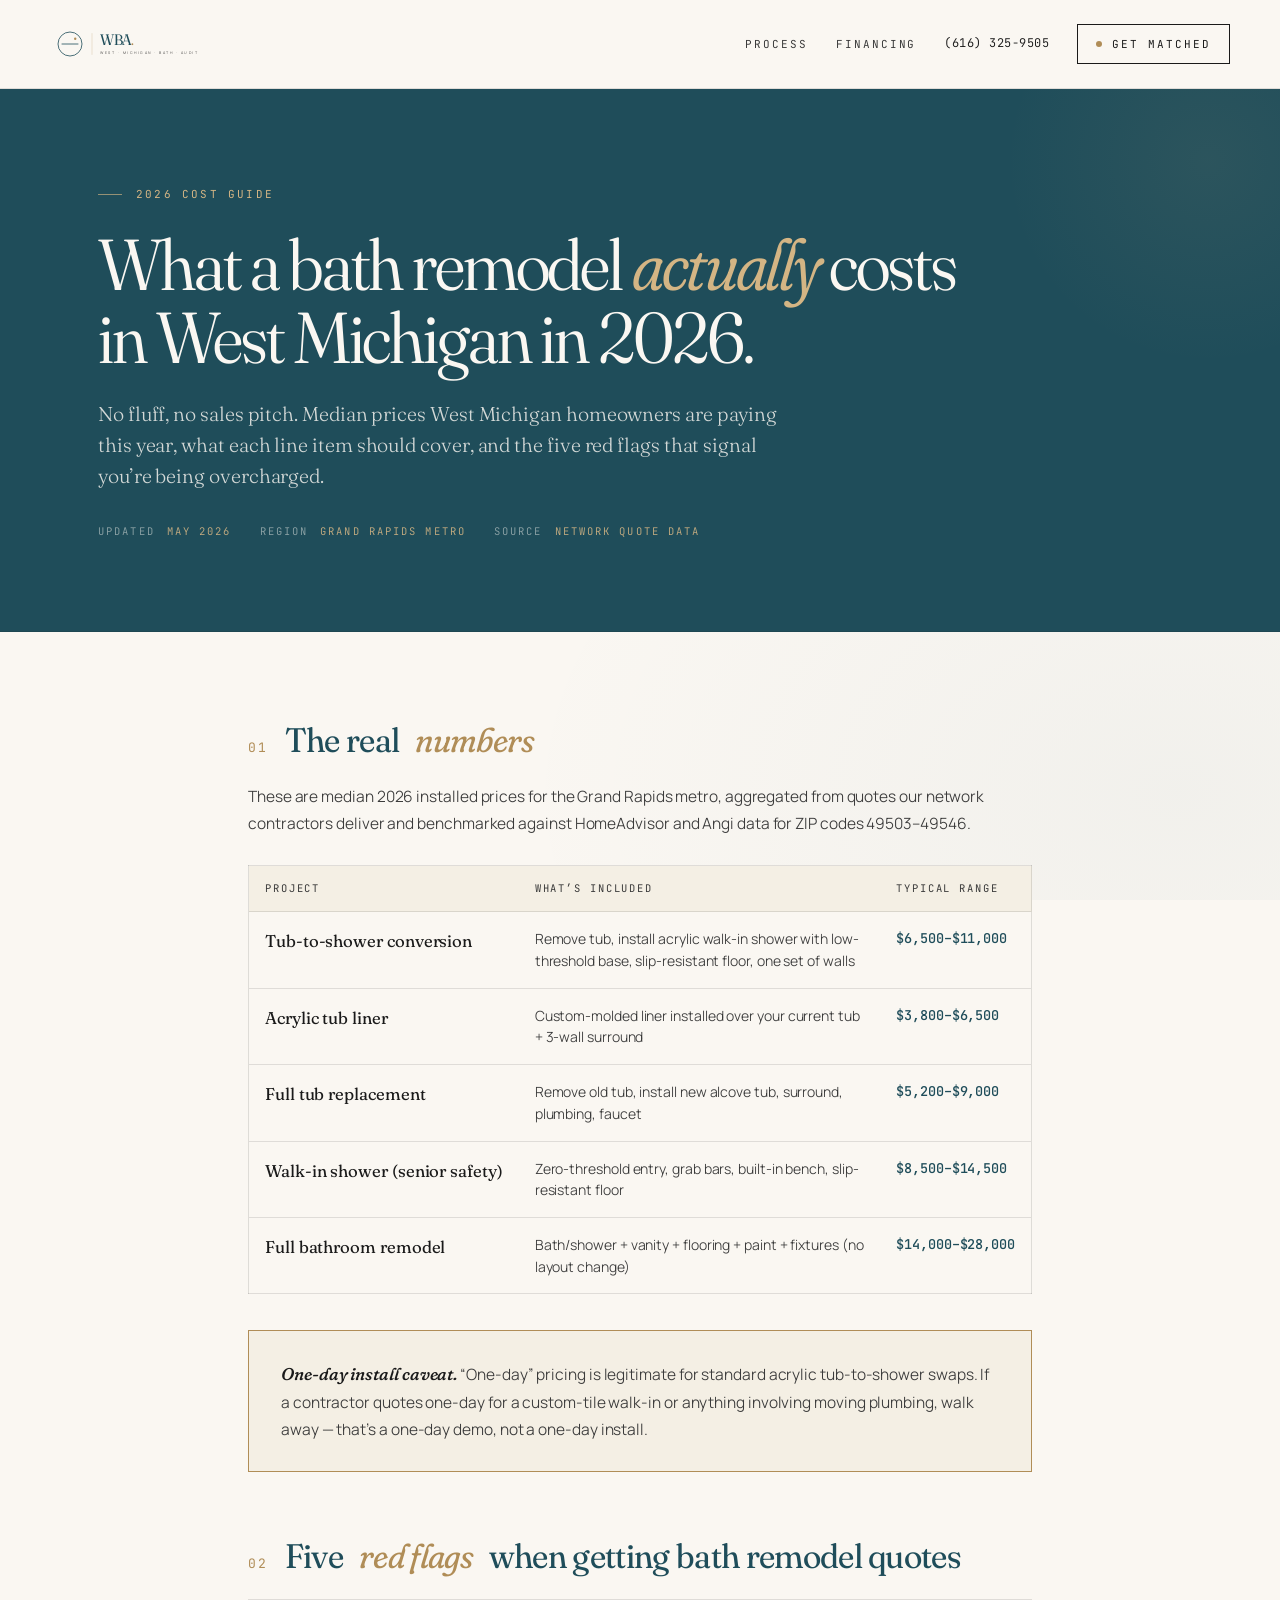
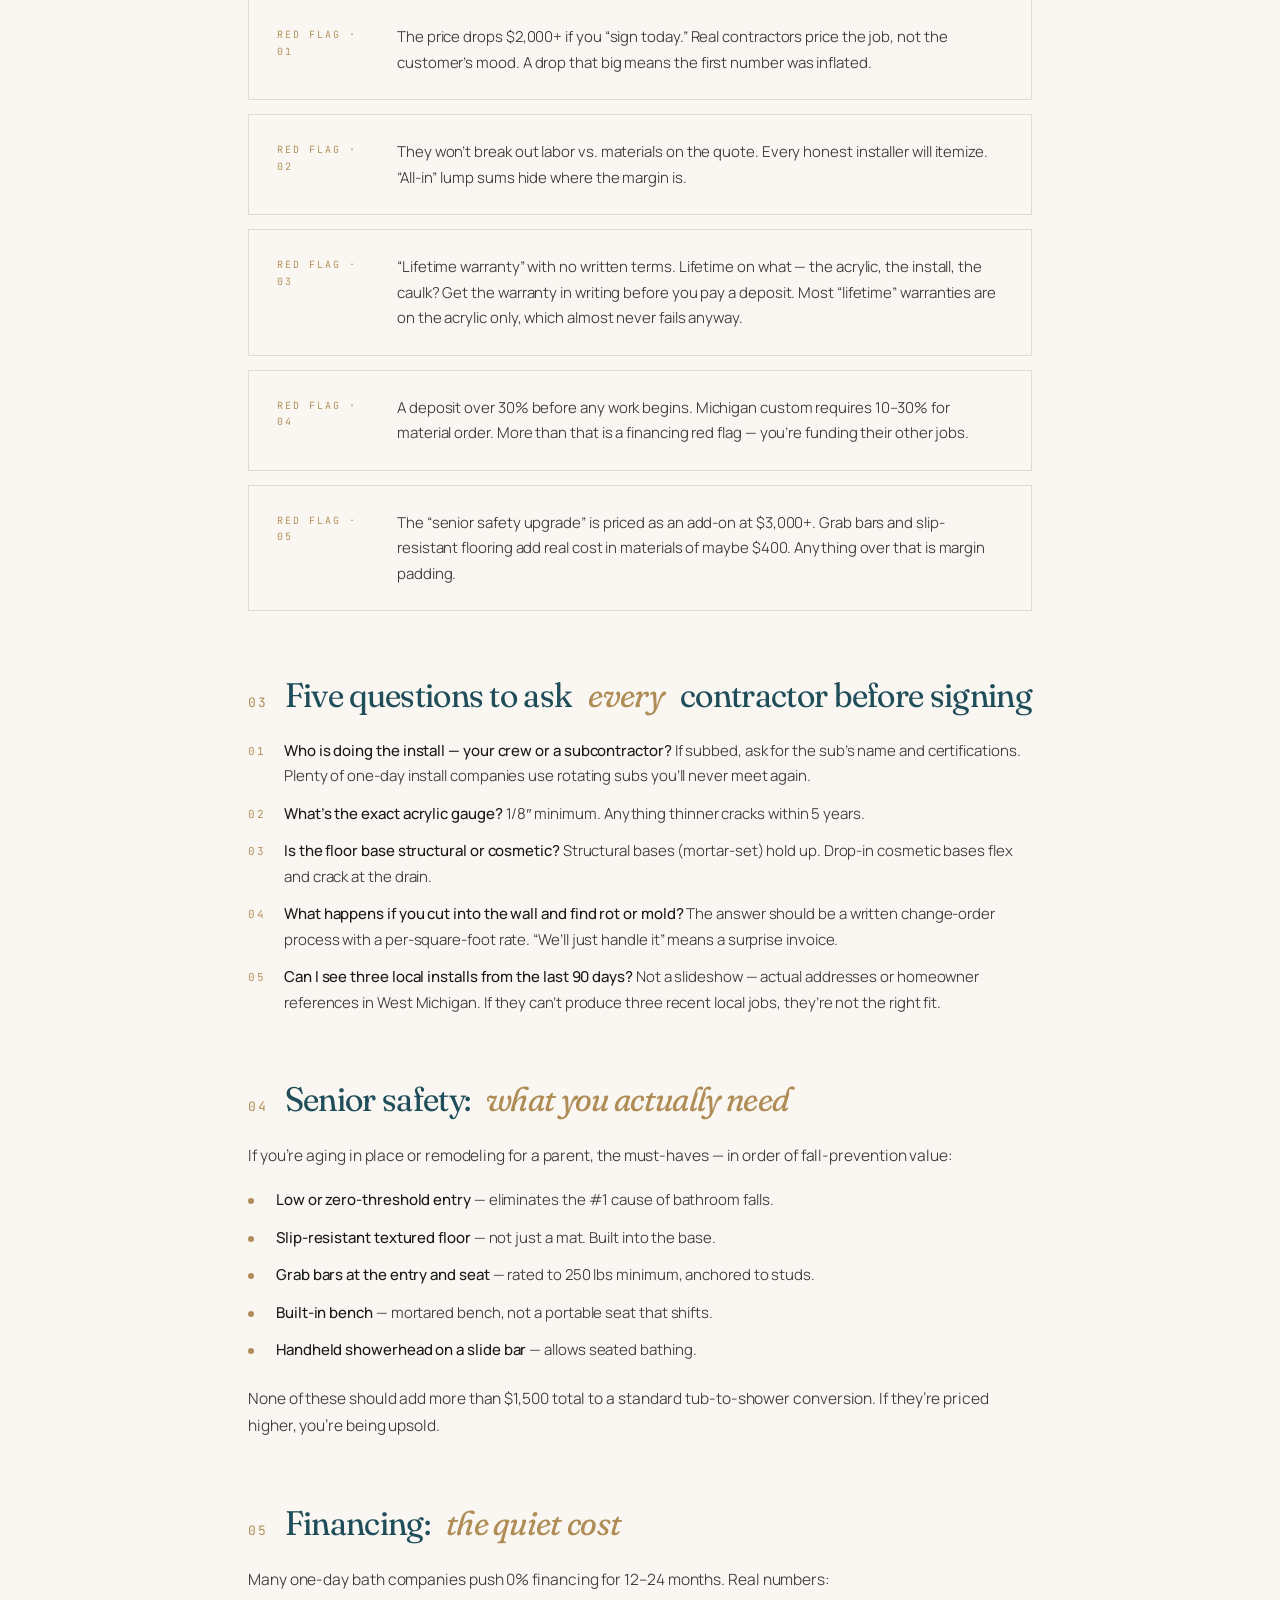
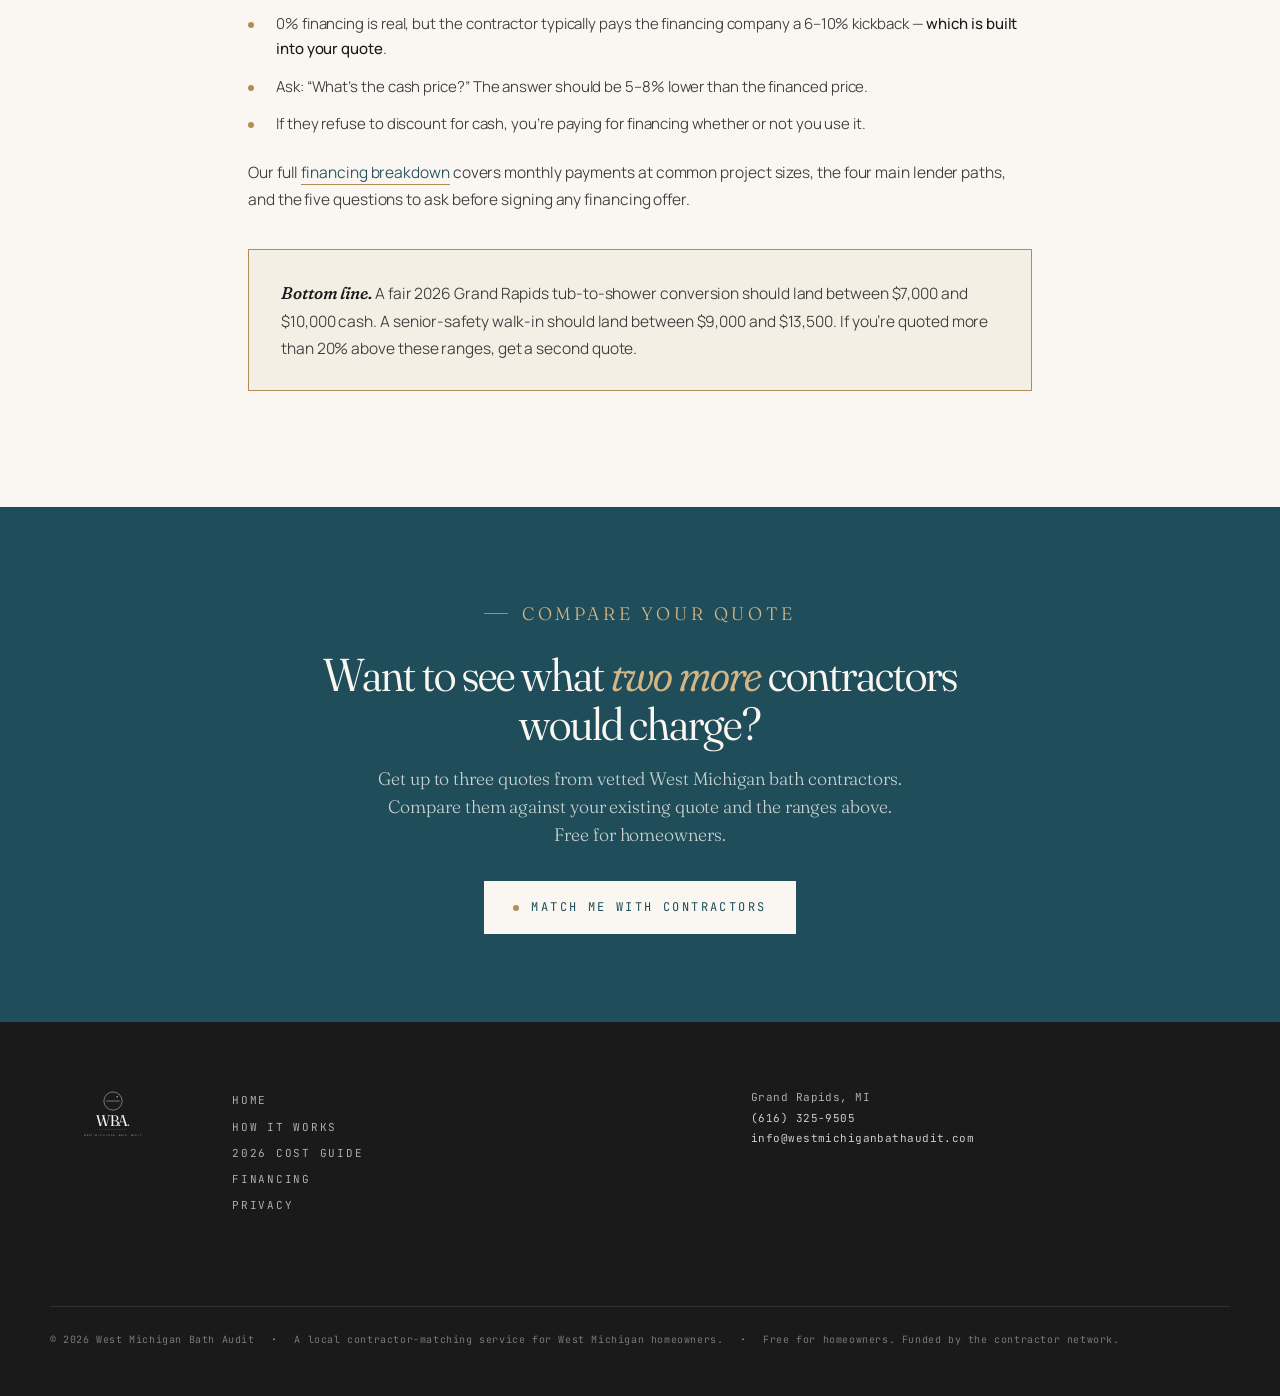
<file: cost-guide.html>
<!DOCTYPE html>
<html lang="en">
<head>
  <meta charset="UTF-8" />
  <meta name="viewport" content="width=device-width, initial-scale=1.0" />
  <title>2026 Grand Rapids Bath Remodel Cost Guide | West Michigan Bath Audit</title>
  <meta name="description" content="Real 2026 bathtub and shower remodel costs in Grand Rapids and West Michigan. Median prices, red flags to watch for, and 5 questions to ask any contractor before signing." />
  <link rel="canonical" href="https://www.westmichiganbathaudit.com/cost-guide.html" />

  <link rel="icon" type="image/svg+xml" href="data:image/svg+xml;utf8,<svg xmlns='http://www.w3.org/2000/svg' viewBox='0 0 32 32'><rect width='32' height='32' rx='5' fill='%231F4D5A'/><g transform='translate(16,16)'><circle r='10' fill='none' stroke='%23FAF7F2' stroke-width='1.6'/><line x1='-6.5' y1='0' x2='6.5' y2='0' stroke='%23FAF7F2' stroke-width='1.6' stroke-linecap='round'/><circle cx='4.5' cy='-4.5' r='1.6' fill='%23D4B584'/></g></svg>" />

  <link rel="preconnect" href="https://fonts.googleapis.com" />
  <link rel="preconnect" href="https://fonts.gstatic.com" crossorigin />
  <link href="https://fonts.googleapis.com/css2?family=Fraunces:opsz,wght,SOFT@9..144,300..900,0..100&family=Manrope:wght@200..800&family=JetBrains+Mono:wght@300..600&display=swap" rel="stylesheet" />
  <link rel="stylesheet" href="/wba-brand.css" />

  <!-- META PIXEL -->
  <script>
    !function(f,b,e,v,n,t,s){if(f.fbq)return;n=f.fbq=function(){n.callMethod?
    n.callMethod.apply(n,arguments):n.queue.push(arguments)};if(!f._fbq)f._fbq=n;
    n.push=n;n.loaded=!0;n.version='2.0';n.queue=[];t=b.createElement(e);t.async=!0;
    t.src=v;s=b.getElementsByTagName(e)[0];s.parentNode.insertBefore(t,s)}(window,
    document,'script','https://connect.facebook.net/en_US/fbevents.js');
    fbq('init', '2047039182913124');
    fbq('track', 'PageView');
    fbq('trackCustom', 'WBA_CostGuideView');
  </script>

  <style>
    .page-hero {
      background: var(--teal);
      color: var(--cream);
      padding: 88px var(--pad-x);
      position: relative;
      overflow: hidden;
      border-bottom: 1px solid var(--rule);
    }
    .page-hero::before {
      content: '';
      position: absolute;
      top: 0; right: 0;
      width: 480px; height: 480px;
      background: radial-gradient(circle at 50% 50%, rgba(212,181,132,0.07) 0%, transparent 60%);
      transform: translate(35%, -35%);
      pointer-events: none;
    }
    .page-hero .wrap { position: relative; }
    .page-hero .eyebrow { color: var(--brass-light); margin-bottom: 24px; }
    .page-hero .eyebrow::before { background: var(--brass-light); }
    .page-hero h1 { color: var(--cream); max-width: 880px; margin-bottom: 24px; }
    .page-hero h1 em { color: var(--brass-light); font-style: italic; }
    .page-hero .lede { color: rgba(250,247,242,0.82); max-width: 680px; }
    .page-hero .meta-row {
      margin-top: 32px;
      display: inline-flex;
      gap: 28px;
      font-family: var(--mono);
      font-size: 10.5px;
      letter-spacing: 0.2em;
      text-transform: uppercase;
      color: rgba(212, 181, 132, 0.9);
    }
    .page-hero .meta-row span { color: rgba(250,247,242,0.5); margin-right: 12px; }

    .content {
      max-width: 880px;
      margin: 0 auto;
      padding: 88px var(--pad-x) 80px;
    }
    .content h2 {
      font-family: var(--serif);
      color: var(--teal);
      font-size: clamp(24px, 3vw, 34px);
      font-weight: 400;
      letter-spacing: -0.02em;
      line-height: 1.2;
      margin: 64px 0 22px;
      font-variation-settings: 'opsz' 72, 'SOFT' 40;
      display: flex;
      align-items: baseline;
      gap: 16px;
    }
    .content h2 em { font-style: italic; color: var(--brass); font-variation-settings: 'opsz' 72, 'SOFT' 90; }
    .content h2:first-child { margin-top: 0; }
    .content h2 .num {
      font-family: var(--mono);
      font-size: 13px;
      letter-spacing: 0.18em;
      color: var(--brass);
      text-transform: uppercase;
      flex-shrink: 0;
      padding-top: 4px;
    }
    .content p { color: var(--ink-soft); margin-bottom: 18px; font-size: 15.5px; line-height: 1.75; }
    .content p a { color: var(--teal); border-bottom: 1px solid var(--brass); padding-bottom: 1px; text-decoration: none; }
    .content ul, .content ol { margin: 14px 0 22px 0; color: var(--ink-soft); padding-left: 0; list-style: none; counter-reset: olist; }
    .content ul li, .content ol li {
      padding-left: 28px;
      position: relative;
      margin-bottom: 12px;
      font-size: 15px;
      line-height: 1.7;
    }
    .content ul li::before {
      content: '';
      width: 6px; height: 6px;
      background: var(--brass);
      border-radius: 50%;
      position: absolute;
      left: 0; top: 11px;
    }
    .content ol li {
      counter-increment: olist;
      padding-left: 36px;
    }
    .content ol li::before {
      content: counter(olist, decimal-leading-zero);
      font-family: var(--mono);
      font-size: 11px;
      letter-spacing: 0.14em;
      color: var(--brass);
      position: absolute;
      left: 0; top: 4px;
    }
    .content li strong { color: var(--ink); font-weight: 500; }

    .cost-table {
      width: 100%;
      border-collapse: collapse;
      margin: 28px 0 36px;
      font-family: var(--sans);
      font-size: 14px;
      background: var(--cream);
      border: 1px solid var(--rule);
    }
    .cost-table th {
      background: var(--cream-warm);
      font-family: var(--mono);
      font-weight: 400;
      font-size: 10.5px;
      letter-spacing: 0.18em;
      text-transform: uppercase;
      color: var(--ink-soft);
      padding: 14px 16px;
      text-align: left;
      border-bottom: 1px solid var(--rule);
    }
    .cost-table td {
      padding: 16px;
      vertical-align: top;
      border-bottom: 1px solid var(--rule);
      line-height: 1.55;
    }
    .cost-table tr:last-child td { border-bottom: none; }
    .cost-table td:first-child {
      font-family: var(--serif);
      font-size: 17px;
      font-weight: 400;
      color: var(--ink);
      font-variation-settings: 'opsz' 36, 'SOFT' 40;
      white-space: nowrap;
    }
    .cost-table td:nth-child(2) { color: var(--ink-soft); font-size: 14px; }
    .cost-table td:last-child {
      font-family: var(--mono);
      color: var(--teal);
      font-weight: 500;
      white-space: nowrap;
      font-size: 13.5px;
    }
    @media (max-width: 640px) {
      .cost-table { font-size: 13px; }
      .cost-table th, .cost-table td { padding: 12px 10px; }
      .cost-table td:first-child { font-size: 14px; }
    }

    .callout {
      background: var(--cream-warm);
      border: 1px solid var(--brass);
      padding: 28px 32px;
      margin: 36px 0;
      position: relative;
    }
    .callout::before, .callout::after {
      content: '';
      position: absolute;
      width: 18px; height: 1px;
      background: var(--brass);
    }
    .callout::before { top: -1px; left: -1px; }
    .callout::after { bottom: -1px; right: -1px; }
    .callout p { margin-bottom: 0; color: var(--ink-soft); }
    .callout strong {
      color: var(--ink);
      font-style: italic;
      font-weight: 500;
      font-family: var(--serif);
      font-size: 17px;
      font-variation-settings: 'opsz' 24, 'SOFT' 80;
    }

    .red-flag {
      border: 1px solid var(--rule);
      padding: 24px 28px;
      margin-bottom: 14px;
      background: var(--cream);
      display: grid;
      grid-template-columns: 96px 1fr;
      gap: 24px;
      align-items: start;
    }
    .red-flag .tag {
      font-family: var(--mono);
      font-size: 10px;
      letter-spacing: 0.2em;
      text-transform: uppercase;
      color: var(--brass);
      padding-top: 3px;
    }
    .red-flag p {
      margin: 0;
      color: var(--ink-soft);
      font-size: 15px;
      line-height: 1.7;
    }
    @media (max-width: 600px) {
      .red-flag { grid-template-columns: 1fr; gap: 8px; padding: 18px 22px; }
    }

    .cta-block {
      background: var(--teal);
      color: var(--cream);
      padding: 88px var(--pad-x);
      text-align: center;
      border-top: 1px solid var(--rule);
    }
    .cta-block .eyebrow { color: var(--brass-light); margin-bottom: 22px; justify-content: center; display: inline-flex; }
    .cta-block .eyebrow::before { background: var(--brass-light); }
    .cta-block h2 { color: var(--cream); max-width: 640px; margin: 0 auto 16px; }
    .cta-block h2 em { color: var(--brass-light); font-style: italic; }
    .cta-block p {
      color: rgba(250,247,242,0.78);
      margin: 0 auto 32px;
      max-width: 540px;
      font-family: var(--serif);
      font-weight: 300;
      font-size: 18px;
      line-height: 1.55;
      font-variation-settings: 'opsz' 36, 'SOFT' 20;
    }
    .cta-block a.btn {
      font-family: var(--mono);
      font-size: 12px;
      font-weight: 400;
      letter-spacing: 0.2em;
      text-transform: uppercase;
      color: var(--teal);
      background: var(--cream);
      border: 1px solid var(--cream);
      padding: 16px 28px;
      display: inline-flex;
      align-items: center;
      gap: 12px;
      text-decoration: none;
      transition: background 0.25s, color 0.25s;
    }
    .cta-block a.btn::before {
      content: '';
      width: 6px; height: 6px;
      background: var(--brass);
      border-radius: 50%;
    }
    .cta-block a.btn:hover { background: var(--brass-light); border-color: var(--brass-light); color: var(--teal-deep); }

    @media print {
      header, footer, .cta-block, .page-hero::before { display: none; }
      .page-hero { padding: 24px; background: var(--cream); color: var(--ink); }
      .page-hero h1, .page-hero .lede, .page-hero .eyebrow { color: var(--ink); }
      .content { padding: 24px; }
      h2 { page-break-after: avoid; }
      .cost-table, .red-flag, .callout { page-break-inside: avoid; }
    }
  </style>
</head>
<body>

  <header class="site">
    <div class="row">
      <a class="site-logo" href="/" aria-label="West Michigan Bath Audit">
        <svg viewBox="0 0 620 110" xmlns="http://www.w3.org/2000/svg" aria-hidden="true">
          <g transform="translate(50, 55)">
            <circle class="wba-mark-stroke" cx="0" cy="0" r="30" fill="none" stroke="#1F4D5A" stroke-width="2"/>
            <line class="wba-mark-stroke" x1="-20" y1="0" x2="20" y2="0" stroke="#1F4D5A" stroke-width="2" stroke-linecap="round"/>
            <circle cx="13" cy="-13" r="3" fill="#B08D57"/>
          </g>
          <line x1="105" y1="28" x2="105" y2="82" stroke="#B08D57" stroke-width="1" opacity="0.55"/>
          <text x="125" y="58" font-family="Fraunces, serif" font-weight="400" font-size="38" fill="#1F4D5A" letter-spacing="-0.02em" style="font-variation-settings: 'opsz' 96, 'SOFT' 40;">WBA<tspan fill="#B08D57">.</tspan></text>
          <text x="125" y="80" font-family="Manrope, sans-serif" font-weight="300" font-size="9" fill="#1A1A1A" letter-spacing="0.42em">WEST · MICHIGAN · BATH · AUDIT</text>
        </svg>
      </a>
      <nav class="site-nav">
        <a class="nav-link" href="/process.html">Process</a>
        <a class="nav-link" href="/financing.html">Financing</a>
        <a class="tel" href="tel:+16163259505">(616) 325-9505</a>
        <a class="call-link" href="/#form">Get matched</a>
      </nav>
    </div>
  </header>

  <section class="page-hero">
    <div class="wrap">
      <p class="eyebrow">2026 Cost Guide</p>
      <h1>What a bath remodel <em>actually</em> costs in West Michigan in 2026.</h1>
      <p class="lede">No fluff, no sales pitch. Median prices West Michigan homeowners are paying this year, what each line item should cover, and the five red flags that signal you&rsquo;re being overcharged.</p>
      <div class="meta-row">
        <div><span>Updated</span>May 2026</div>
        <div><span>Region</span>Grand Rapids Metro</div>
        <div><span>Source</span>Network quote data</div>
      </div>
    </div>
  </section>

  <main class="content">

    <h2><span class="num">01</span>The real <em>numbers</em></h2>
    <p>These are median 2026 installed prices for the Grand Rapids metro, aggregated from quotes our network contractors deliver and benchmarked against HomeAdvisor and Angi data for ZIP codes 49503–49546.</p>

    <table class="cost-table">
      <thead>
        <tr>
          <th>Project</th>
          <th>What&rsquo;s included</th>
          <th>Typical range</th>
        </tr>
      </thead>
      <tbody>
        <tr>
          <td>Tub-to-shower conversion</td>
          <td>Remove tub, install acrylic walk-in shower with low-threshold base, slip-resistant floor, one set of walls</td>
          <td>$6,500–$11,000</td>
        </tr>
        <tr>
          <td>Acrylic tub liner</td>
          <td>Custom-molded liner installed over your current tub + 3-wall surround</td>
          <td>$3,800–$6,500</td>
        </tr>
        <tr>
          <td>Full tub replacement</td>
          <td>Remove old tub, install new alcove tub, surround, plumbing, faucet</td>
          <td>$5,200–$9,000</td>
        </tr>
        <tr>
          <td>Walk-in shower (senior safety)</td>
          <td>Zero-threshold entry, grab bars, built-in bench, slip-resistant floor</td>
          <td>$8,500–$14,500</td>
        </tr>
        <tr>
          <td>Full bathroom remodel</td>
          <td>Bath/shower + vanity + flooring + paint + fixtures (no layout change)</td>
          <td>$14,000–$28,000</td>
        </tr>
      </tbody>
    </table>

    <div class="callout">
      <p><strong>One-day install caveat.</strong> &ldquo;One-day&rdquo; pricing is legitimate for standard acrylic tub-to-shower swaps. If a contractor quotes one-day for a custom-tile walk-in or anything involving moving plumbing, walk away — that&rsquo;s a one-day demo, not a one-day install.</p>
    </div>

    <h2><span class="num">02</span>Five <em>red flags</em> when getting bath remodel quotes</h2>

    <div class="red-flag">
      <div class="tag">Red flag · 01</div>
      <p>The price drops $2,000+ if you &ldquo;sign today.&rdquo; Real contractors price the job, not the customer&rsquo;s mood. A drop that big means the first number was inflated.</p>
    </div>

    <div class="red-flag">
      <div class="tag">Red flag · 02</div>
      <p>They won&rsquo;t break out labor vs. materials on the quote. Every honest installer will itemize. &ldquo;All-in&rdquo; lump sums hide where the margin is.</p>
    </div>

    <div class="red-flag">
      <div class="tag">Red flag · 03</div>
      <p>&ldquo;Lifetime warranty&rdquo; with no written terms. Lifetime on what — the acrylic, the install, the caulk? Get the warranty in writing before you pay a deposit. Most &ldquo;lifetime&rdquo; warranties are on the acrylic only, which almost never fails anyway.</p>
    </div>

    <div class="red-flag">
      <div class="tag">Red flag · 04</div>
      <p>A deposit over 30% before any work begins. Michigan custom requires 10–30% for material order. More than that is a financing red flag — you&rsquo;re funding their other jobs.</p>
    </div>

    <div class="red-flag">
      <div class="tag">Red flag · 05</div>
      <p>The &ldquo;senior safety upgrade&rdquo; is priced as an add-on at $3,000+. Grab bars and slip-resistant flooring add real cost in materials of maybe $400. Anything over that is margin padding.</p>
    </div>

    <h2><span class="num">03</span>Five questions to ask <em>every</em> contractor before signing</h2>

    <ol>
      <li><strong>Who is doing the install — your crew or a subcontractor?</strong> If subbed, ask for the sub&rsquo;s name and certifications. Plenty of one-day install companies use rotating subs you&rsquo;ll never meet again.</li>
      <li><strong>What&rsquo;s the exact acrylic gauge?</strong> 1/8″ minimum. Anything thinner cracks within 5 years.</li>
      <li><strong>Is the floor base structural or cosmetic?</strong> Structural bases (mortar-set) hold up. Drop-in cosmetic bases flex and crack at the drain.</li>
      <li><strong>What happens if you cut into the wall and find rot or mold?</strong> The answer should be a written change-order process with a per-square-foot rate. &ldquo;We&rsquo;ll just handle it&rdquo; means a surprise invoice.</li>
      <li><strong>Can I see three local installs from the last 90 days?</strong> Not a slideshow — actual addresses or homeowner references in West Michigan. If they can&rsquo;t produce three recent local jobs, they&rsquo;re not the right fit.</li>
    </ol>

    <h2><span class="num">04</span>Senior safety: <em>what you actually need</em></h2>
    <p>If you&rsquo;re aging in place or remodeling for a parent, the must-haves — in order of fall-prevention value:</p>
    <ul>
      <li><strong>Low or zero-threshold entry</strong> — eliminates the #1 cause of bathroom falls.</li>
      <li><strong>Slip-resistant textured floor</strong> — not just a mat. Built into the base.</li>
      <li><strong>Grab bars at the entry and seat</strong> — rated to 250 lbs minimum, anchored to studs.</li>
      <li><strong>Built-in bench</strong> — mortared bench, not a portable seat that shifts.</li>
      <li><strong>Handheld showerhead on a slide bar</strong> — allows seated bathing.</li>
    </ul>
    <p>None of these should add more than $1,500 total to a standard tub-to-shower conversion. If they&rsquo;re priced higher, you&rsquo;re being upsold.</p>

    <h2><span class="num">05</span>Financing: <em>the quiet cost</em></h2>
    <p>Many one-day bath companies push 0% financing for 12–24 months. Real numbers:</p>
    <ul>
      <li>0% financing is real, but the contractor typically pays the financing company a 6–10% kickback — <strong>which is built into your quote</strong>.</li>
      <li>Ask: &ldquo;What&rsquo;s the cash price?&rdquo; The answer should be 5–8% lower than the financed price.</li>
      <li>If they refuse to discount for cash, you&rsquo;re paying for financing whether or not you use it.</li>
    </ul>
    <p>Our full <a href="/financing.html">financing breakdown</a> covers monthly payments at common project sizes, the four main lender paths, and the five questions to ask before signing any financing offer.</p>

    <div class="callout">
      <p><strong>Bottom line.</strong> A fair 2026 Grand Rapids tub-to-shower conversion should land between $7,000 and $10,000 cash. A senior-safety walk-in should land between $9,000 and $13,500. If you&rsquo;re quoted more than 20% above these ranges, get a second quote.</p>
    </div>
  </main>

  <section class="cta-block">
    <p class="eyebrow">Compare your quote</p>
    <h2>Want to see what <em>two more</em> contractors would charge?</h2>
    <p>Get up to three quotes from vetted West Michigan bath contractors. Compare them against your existing quote and the ranges above. Free for homeowners.</p>
    <a href="/#form" class="btn">Match me with contractors</a>
  </section>

  <footer class="site">
    <div class="row">
      <div class="mark">
        <svg viewBox="0 0 720 320" xmlns="http://www.w3.org/2000/svg" aria-label="WBA — West Michigan Bath Audit">
          <g transform="translate(360, 80)">
            <circle cx="0" cy="0" r="52" fill="none" stroke="#FAF7F2" stroke-width="2.4"/>
            <line x1="-36" y1="0" x2="36" y2="0" stroke="#FAF7F2" stroke-width="2.4" stroke-linecap="round"/>
            <circle cx="24" cy="-24" r="4.4" fill="#D4B584"/>
          </g>
          <text x="360" y="220" text-anchor="middle" font-family="Fraunces, serif" font-weight="400" font-size="88" fill="#FAF7F2" letter-spacing="-0.02em" style="font-variation-settings: 'opsz' 144, 'SOFT' 40;">WBA<tspan fill="#D4B584">.</tspan></text>
          <line x1="280" y1="244" x2="440" y2="244" stroke="#D4B584" stroke-width="1.2" opacity="0.75"/>
          <text x="360" y="278" text-anchor="middle" font-family="Manrope, sans-serif" font-weight="300" font-size="13" fill="#FAF7F2" letter-spacing="0.42em">WEST · MICHIGAN · BATH · AUDIT</text>
        </svg>
      </div>
      <div class="col-r">
        <div class="nav">
          <a href="/">Home</a>
          <a href="/process.html">How it works</a>
          <a href="/cost-guide.html">2026 cost guide</a>
          <a href="/financing.html">Financing</a>
          <a href="/privacy-policy.html">Privacy</a>
        </div>
        <div class="info">
          Grand Rapids, MI<br/>
          <a href="tel:+16163259505">(616) 325-9505</a><br/>
          <a href="mailto:info@westmichiganbathaudit.com">info@westmichiganbathaudit.com</a>
        </div>
      </div>
      <p class="fine">
        &copy; 2026 West Michigan Bath Audit <span class="brass">·</span> A local contractor-matching service for West Michigan homeowners. <span class="brass">·</span> Free for homeowners. Funded by the contractor network.
      </p>
    </div>
  </footer>

</body>
</html>
</file>
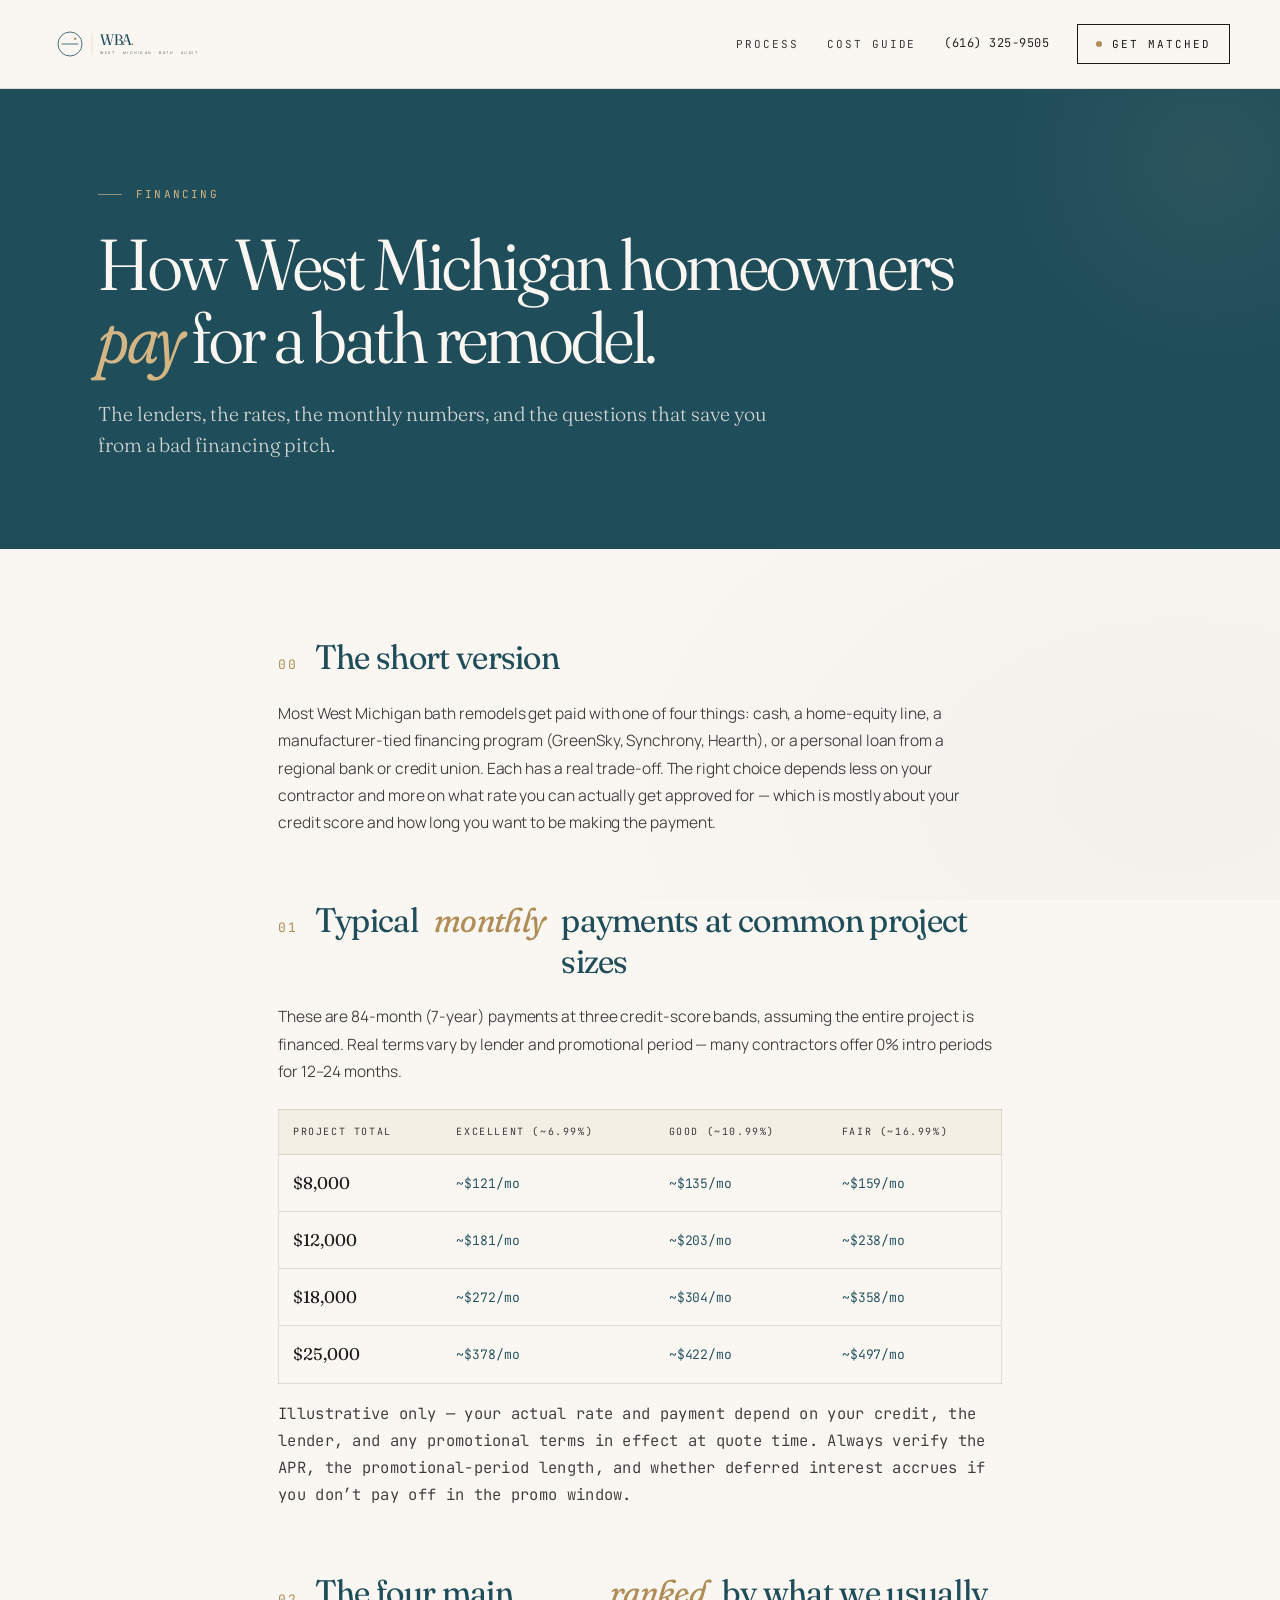
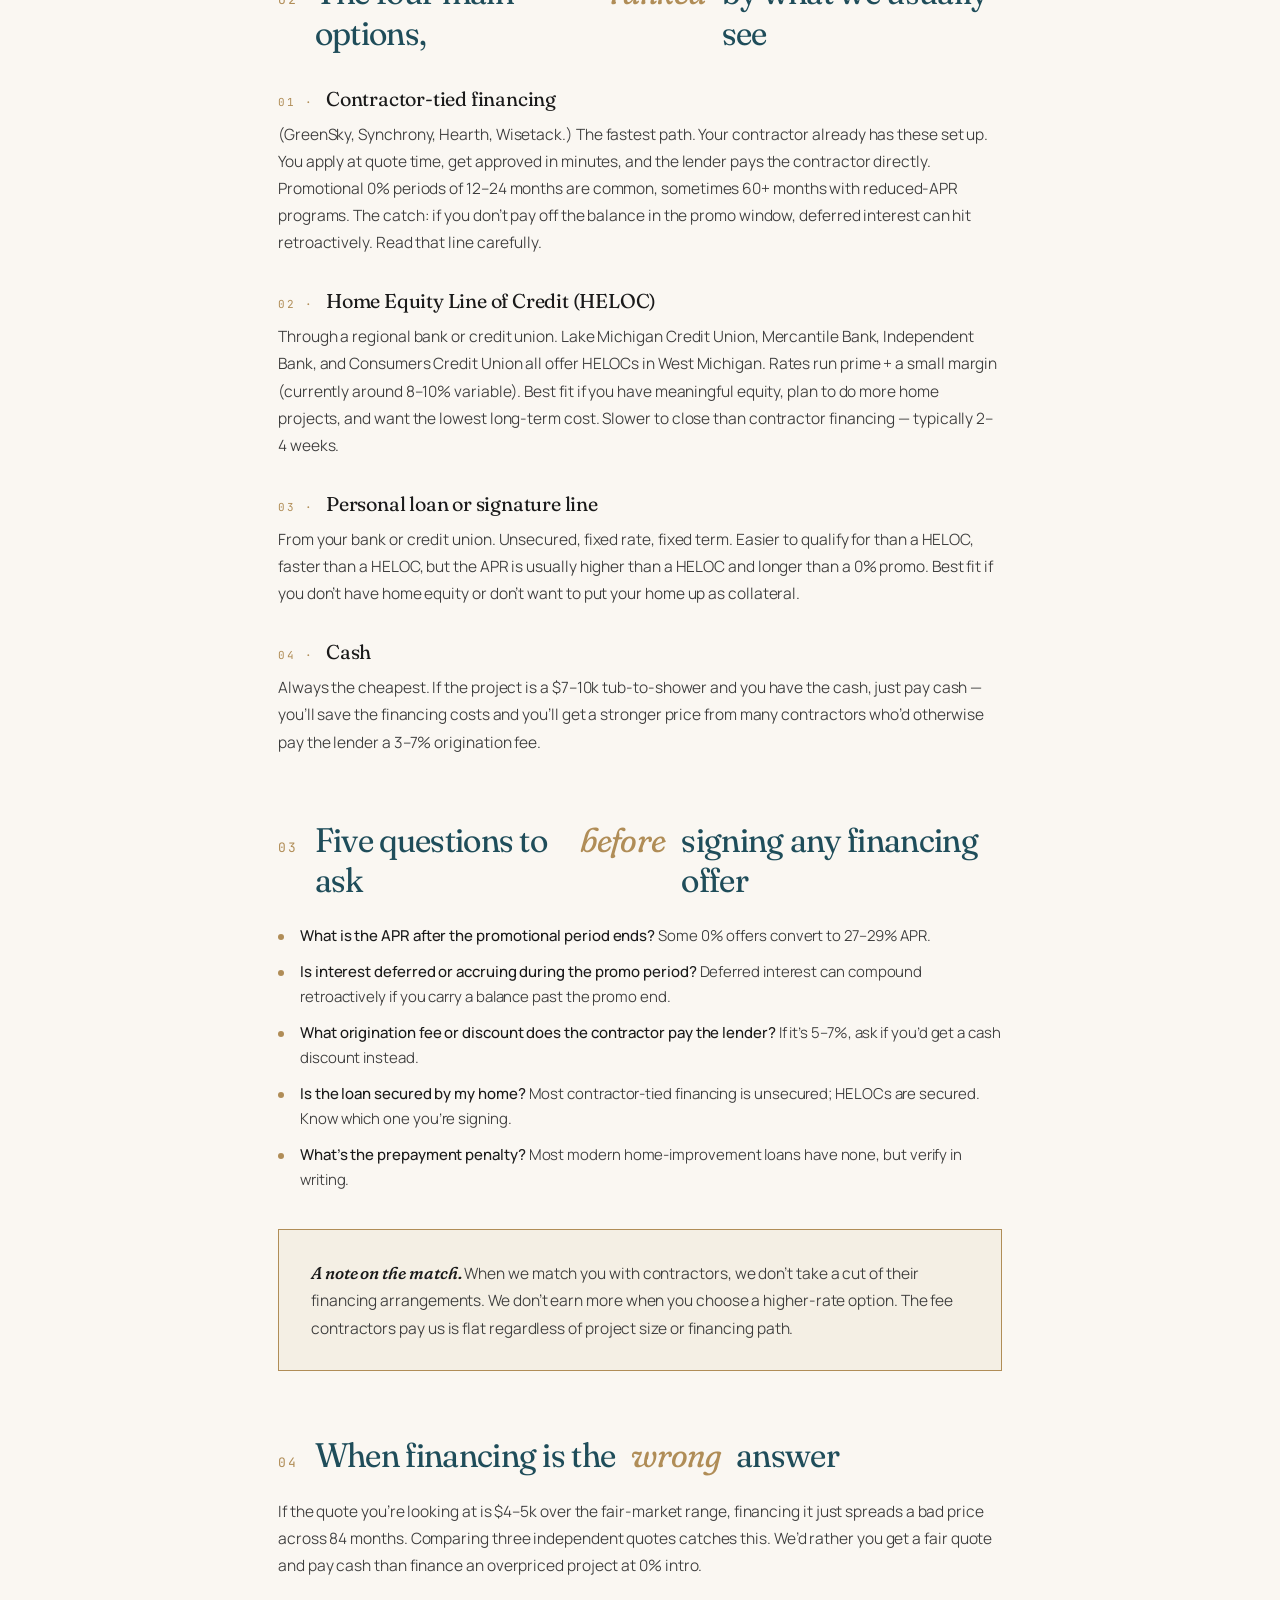
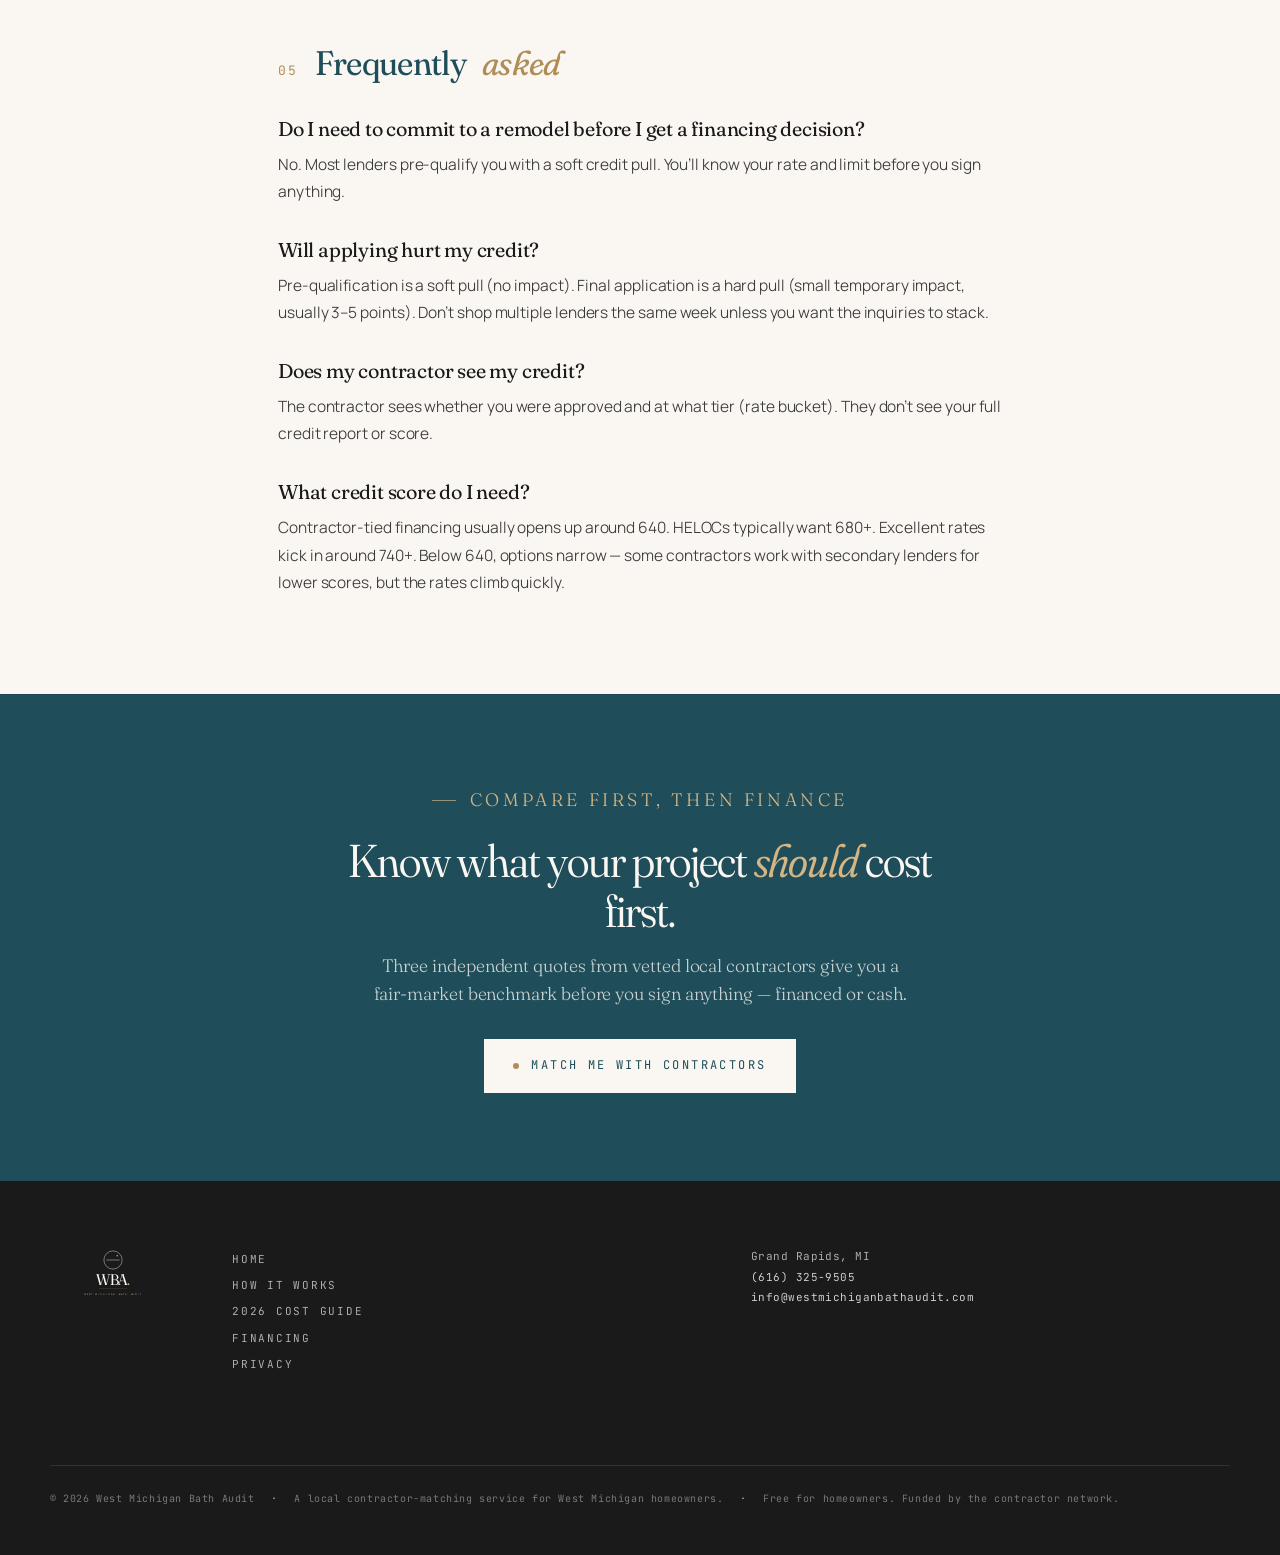
<file: financing.html>
<!DOCTYPE html>
<html lang="en">
<head>
  <meta charset="UTF-8" />
  <meta name="viewport" content="width=device-width, initial-scale=1.0" />
  <title>Bath Remodel Financing | West Michigan Bath Audit</title>
  <meta name="description" content="What you actually need to know about financing a bath remodel in West Michigan. Real payment ranges, lender comparisons, and what to ask before you sign." />

  <link rel="icon" type="image/svg+xml" href="data:image/svg+xml;utf8,<svg xmlns='http://www.w3.org/2000/svg' viewBox='0 0 32 32'><rect width='32' height='32' rx='5' fill='%231F4D5A'/><g transform='translate(16,16)'><circle r='10' fill='none' stroke='%23FAF7F2' stroke-width='1.6'/><line x1='-6.5' y1='0' x2='6.5' y2='0' stroke='%23FAF7F2' stroke-width='1.6' stroke-linecap='round'/><circle cx='4.5' cy='-4.5' r='1.6' fill='%23D4B584'/></g></svg>" />

  <link rel="preconnect" href="https://fonts.googleapis.com" />
  <link rel="preconnect" href="https://fonts.gstatic.com" crossorigin />
  <link href="https://fonts.googleapis.com/css2?family=Fraunces:opsz,wght,SOFT@9..144,300..900,0..100&family=Manrope:wght@200..800&family=JetBrains+Mono:wght@300..600&display=swap" rel="stylesheet" />
  <link rel="stylesheet" href="/wba-brand.css" />

  <style>
    .page-hero {
      background: var(--teal);
      color: var(--cream);
      padding: 88px var(--pad-x);
      position: relative;
      overflow: hidden;
      border-bottom: 1px solid var(--rule);
    }
    .page-hero::before {
      content: '';
      position: absolute;
      top: 0; right: 0;
      width: 480px; height: 480px;
      background: radial-gradient(circle at 50% 50%, rgba(212,181,132,0.07) 0%, transparent 60%);
      transform: translate(35%, -35%);
      pointer-events: none;
    }
    .page-hero .wrap { position: relative; }
    .page-hero .eyebrow { color: var(--brass-light); margin-bottom: 24px; }
    .page-hero .eyebrow::before { background: var(--brass-light); }
    .page-hero h1 { color: var(--cream); max-width: 880px; margin-bottom: 24px; }
    .page-hero h1 em { color: var(--brass-light); font-style: italic; }
    .page-hero .lede { color: rgba(250,247,242,0.82); max-width: 680px; }

    .content {
      max-width: 820px;
      margin: 0 auto;
      padding: 88px var(--pad-x) 80px;
    }
    .content h2 {
      font-family: var(--serif);
      color: var(--teal);
      font-size: clamp(24px, 3vw, 34px);
      font-weight: 400;
      letter-spacing: -0.02em;
      line-height: 1.2;
      margin: 64px 0 22px;
      font-variation-settings: 'opsz' 72, 'SOFT' 40;
      display: flex;
      align-items: baseline;
      gap: 16px;
    }
    .content h2 em { font-style: italic; color: var(--brass); font-variation-settings: 'opsz' 72, 'SOFT' 90; }
    .content h2:first-child { margin-top: 0; }
    .content h2 .num {
      font-family: var(--mono);
      font-size: 13px;
      letter-spacing: 0.18em;
      color: var(--brass);
      text-transform: uppercase;
      flex-shrink: 0;
      padding-top: 4px;
    }
    .content h3 {
      font-family: var(--serif);
      font-size: 20px;
      font-weight: 400;
      letter-spacing: -0.01em;
      color: var(--ink);
      margin: 32px 0 10px;
      font-variation-settings: 'opsz' 36, 'SOFT' 40;
    }
    .content h3 .tag {
      font-family: var(--mono);
      font-size: 11px;
      letter-spacing: 0.18em;
      color: var(--brass);
      text-transform: uppercase;
      margin-right: 12px;
    }
    .content p { color: var(--ink-soft); margin-bottom: 18px; font-size: 15.5px; line-height: 1.75; }
    .content p a { color: var(--teal); border-bottom: 1px solid var(--brass); padding-bottom: 1px; text-decoration: none; }
    .content ul { margin: 14px 0 22px 0; color: var(--ink-soft); padding-left: 0; list-style: none; }
    .content ul li {
      padding-left: 22px;
      position: relative;
      margin-bottom: 10px;
      font-size: 15px;
      line-height: 1.7;
    }
    .content ul li::before {
      content: '';
      width: 6px; height: 6px;
      background: var(--brass);
      border-radius: 50%;
      position: absolute;
      left: 0; top: 11px;
    }
    .content li strong { color: var(--ink); font-weight: 500; }

    .payments-table {
      width: 100%;
      border-collapse: collapse;
      margin: 24px 0 16px;
      background: var(--cream);
      border: 1px solid var(--rule);
      font-family: var(--sans);
      font-size: 14px;
    }
    .payments-table th {
      background: var(--cream-warm);
      font-family: var(--mono);
      font-weight: 400;
      font-size: 10px;
      letter-spacing: 0.16em;
      text-transform: uppercase;
      color: var(--ink-soft);
      padding: 14px 14px;
      text-align: left;
      border-bottom: 1px solid var(--rule);
    }
    .payments-table td {
      padding: 14px;
      border-bottom: 1px solid var(--rule);
    }
    .payments-table tr:last-child td { border-bottom: none; }
    .payments-table td:first-child {
      font-family: var(--serif);
      font-size: 17px;
      font-weight: 400;
      color: var(--ink);
      font-variation-settings: 'opsz' 36, 'SOFT' 40;
    }
    .payments-table td:not(:first-child) {
      font-family: var(--mono);
      font-size: 13px;
      color: var(--teal);
    }
    .fine-note {
      font-family: var(--mono);
      font-size: 11px;
      color: var(--ink-soft);
      line-height: 1.6;
      letter-spacing: 0.02em;
      margin-bottom: 24px;
    }

    .callout {
      background: var(--cream-warm);
      border: 1px solid var(--brass);
      padding: 28px 32px;
      margin: 36px 0;
      position: relative;
    }
    .callout::before, .callout::after {
      content: '';
      position: absolute;
      width: 18px; height: 1px;
      background: var(--brass);
    }
    .callout::before { top: -1px; left: -1px; }
    .callout::after { bottom: -1px; right: -1px; }
    .callout p { margin-bottom: 0; color: var(--ink-soft); }
    .callout strong {
      color: var(--ink);
      font-style: italic;
      font-weight: 500;
      font-family: var(--serif);
      font-size: 17px;
      font-variation-settings: 'opsz' 24, 'SOFT' 80;
    }

    .cta-block {
      background: var(--teal);
      color: var(--cream);
      padding: 88px var(--pad-x);
      text-align: center;
      border-top: 1px solid var(--rule);
    }
    .cta-block .eyebrow { color: var(--brass-light); margin-bottom: 22px; justify-content: center; display: inline-flex; }
    .cta-block .eyebrow::before { background: var(--brass-light); }
    .cta-block h2 { color: var(--cream); max-width: 640px; margin: 0 auto 16px; }
    .cta-block h2 em { color: var(--brass-light); font-style: italic; }
    .cta-block p {
      color: rgba(250,247,242,0.78);
      margin: 0 auto 32px;
      max-width: 540px;
      font-family: var(--serif);
      font-weight: 300;
      font-size: 18px;
      line-height: 1.55;
      font-variation-settings: 'opsz' 36, 'SOFT' 20;
    }
    .cta-block a.btn {
      font-family: var(--mono);
      font-size: 12px;
      font-weight: 400;
      letter-spacing: 0.2em;
      text-transform: uppercase;
      color: var(--teal);
      background: var(--cream);
      border: 1px solid var(--cream);
      padding: 16px 28px;
      display: inline-flex;
      align-items: center;
      gap: 12px;
      text-decoration: none;
      transition: background 0.25s, color 0.25s;
    }
    .cta-block a.btn::before {
      content: '';
      width: 6px; height: 6px;
      background: var(--brass);
      border-radius: 50%;
    }
    .cta-block a.btn:hover { background: var(--brass-light); border-color: var(--brass-light); color: var(--teal-deep); }
  </style>
</head>
<body>

  <header class="site">
    <div class="row">
      <a class="site-logo" href="/" aria-label="West Michigan Bath Audit">
        <svg viewBox="0 0 620 110" xmlns="http://www.w3.org/2000/svg" aria-hidden="true">
          <g transform="translate(50, 55)">
            <circle class="wba-mark-stroke" cx="0" cy="0" r="30" fill="none" stroke="#1F4D5A" stroke-width="2"/>
            <line class="wba-mark-stroke" x1="-20" y1="0" x2="20" y2="0" stroke="#1F4D5A" stroke-width="2" stroke-linecap="round"/>
            <circle cx="13" cy="-13" r="3" fill="#B08D57"/>
          </g>
          <line x1="105" y1="28" x2="105" y2="82" stroke="#B08D57" stroke-width="1" opacity="0.55"/>
          <text x="125" y="58" font-family="Fraunces, serif" font-weight="400" font-size="38" fill="#1F4D5A" letter-spacing="-0.02em" style="font-variation-settings: 'opsz' 96, 'SOFT' 40;">WBA<tspan fill="#B08D57">.</tspan></text>
          <text x="125" y="80" font-family="Manrope, sans-serif" font-weight="300" font-size="9" fill="#1A1A1A" letter-spacing="0.42em">WEST · MICHIGAN · BATH · AUDIT</text>
        </svg>
      </a>
      <nav class="site-nav">
        <a class="nav-link" href="/process.html">Process</a>
        <a class="nav-link" href="/cost-guide.html">Cost guide</a>
        <a class="tel" href="tel:+16163259505">(616) 325-9505</a>
        <a class="call-link" href="/#form">Get matched</a>
      </nav>
    </div>
  </header>

  <section class="page-hero">
    <div class="wrap">
      <p class="eyebrow">Financing</p>
      <h1>How West Michigan homeowners <em>pay</em> for a bath remodel.</h1>
      <p class="lede">The lenders, the rates, the monthly numbers, and the questions that save you from a bad financing pitch.</p>
    </div>
  </section>

  <main class="content">
    <h2><span class="num">00</span>The short version</h2>
    <p>Most West Michigan bath remodels get paid with one of four things: cash, a home-equity line, a manufacturer-tied financing program (GreenSky, Synchrony, Hearth), or a personal loan from a regional bank or credit union. Each has a real trade-off. The right choice depends less on your contractor and more on what rate you can actually get approved for — which is mostly about your credit score and how long you want to be making the payment.</p>

    <h2><span class="num">01</span>Typical <em>monthly</em> payments at common project sizes</h2>
    <p>These are 84-month (7-year) payments at three credit-score bands, assuming the entire project is financed. Real terms vary by lender and promotional period — many contractors offer 0% intro periods for 12–24 months.</p>

    <table class="payments-table">
      <thead>
        <tr>
          <th>Project total</th>
          <th>Excellent (~6.99%)</th>
          <th>Good (~10.99%)</th>
          <th>Fair (~16.99%)</th>
        </tr>
      </thead>
      <tbody>
        <tr><td>$8,000</td><td>~$121/mo</td><td>~$135/mo</td><td>~$159/mo</td></tr>
        <tr><td>$12,000</td><td>~$181/mo</td><td>~$203/mo</td><td>~$238/mo</td></tr>
        <tr><td>$18,000</td><td>~$272/mo</td><td>~$304/mo</td><td>~$358/mo</td></tr>
        <tr><td>$25,000</td><td>~$378/mo</td><td>~$422/mo</td><td>~$497/mo</td></tr>
      </tbody>
    </table>
    <p class="fine-note">Illustrative only — your actual rate and payment depend on your credit, the lender, and any promotional terms in effect at quote time. Always verify the APR, the promotional-period length, and whether deferred interest accrues if you don&rsquo;t pay off in the promo window.</p>

    <h2><span class="num">02</span>The four main options, <em>ranked</em> by what we usually see</h2>

    <h3><span class="tag">01 ·</span>Contractor-tied financing</h3>
    <p>(GreenSky, Synchrony, Hearth, Wisetack.) The fastest path. Your contractor already has these set up. You apply at quote time, get approved in minutes, and the lender pays the contractor directly. Promotional 0% periods of 12–24 months are common, sometimes 60+ months with reduced-APR programs. The catch: if you don&rsquo;t pay off the balance in the promo window, deferred interest can hit retroactively. Read that line carefully.</p>

    <h3><span class="tag">02 ·</span>Home Equity Line of Credit (HELOC)</h3>
    <p>Through a regional bank or credit union. Lake Michigan Credit Union, Mercantile Bank, Independent Bank, and Consumers Credit Union all offer HELOCs in West Michigan. Rates run prime + a small margin (currently around 8–10% variable). Best fit if you have meaningful equity, plan to do more home projects, and want the lowest long-term cost. Slower to close than contractor financing — typically 2–4 weeks.</p>

    <h3><span class="tag">03 ·</span>Personal loan or signature line</h3>
    <p>From your bank or credit union. Unsecured, fixed rate, fixed term. Easier to qualify for than a HELOC, faster than a HELOC, but the APR is usually higher than a HELOC and longer than a 0% promo. Best fit if you don&rsquo;t have home equity or don&rsquo;t want to put your home up as collateral.</p>

    <h3><span class="tag">04 ·</span>Cash</h3>
    <p>Always the cheapest. If the project is a $7–10k tub-to-shower and you have the cash, just pay cash — you&rsquo;ll save the financing costs and you&rsquo;ll get a stronger price from many contractors who&rsquo;d otherwise pay the lender a 3–7% origination fee.</p>

    <h2><span class="num">03</span>Five questions to ask <em>before</em> signing any financing offer</h2>
    <ul>
      <li><strong>What is the APR after the promotional period ends?</strong> Some 0% offers convert to 27–29% APR.</li>
      <li><strong>Is interest deferred or accruing during the promo period?</strong> Deferred interest can compound retroactively if you carry a balance past the promo end.</li>
      <li><strong>What origination fee or discount does the contractor pay the lender?</strong> If it&rsquo;s 5–7%, ask if you&rsquo;d get a cash discount instead.</li>
      <li><strong>Is the loan secured by my home?</strong> Most contractor-tied financing is unsecured; HELOCs are secured. Know which one you&rsquo;re signing.</li>
      <li><strong>What&rsquo;s the prepayment penalty?</strong> Most modern home-improvement loans have none, but verify in writing.</li>
    </ul>

    <div class="callout">
      <p><strong>A note on the match.</strong> When we match you with contractors, we don&rsquo;t take a cut of their financing arrangements. We don&rsquo;t earn more when you choose a higher-rate option. The fee contractors pay us is flat regardless of project size or financing path.</p>
    </div>

    <h2><span class="num">04</span>When financing is the <em>wrong</em> answer</h2>
    <p>If the quote you&rsquo;re looking at is $4–5k over the fair-market range, financing it just spreads a bad price across 84 months. Comparing three independent quotes catches this. We&rsquo;d rather you get a fair quote and pay cash than finance an overpriced project at 0% intro.</p>

    <h2><span class="num">05</span>Frequently <em>asked</em></h2>

    <h3>Do I need to commit to a remodel before I get a financing decision?</h3>
    <p>No. Most lenders pre-qualify you with a soft credit pull. You&rsquo;ll know your rate and limit before you sign anything.</p>

    <h3>Will applying hurt my credit?</h3>
    <p>Pre-qualification is a soft pull (no impact). Final application is a hard pull (small temporary impact, usually 3–5 points). Don&rsquo;t shop multiple lenders the same week unless you want the inquiries to stack.</p>

    <h3>Does my contractor see my credit?</h3>
    <p>The contractor sees whether you were approved and at what tier (rate bucket). They don&rsquo;t see your full credit report or score.</p>

    <h3>What credit score do I need?</h3>
    <p>Contractor-tied financing usually opens up around 640. HELOCs typically want 680+. Excellent rates kick in around 740+. Below 640, options narrow — some contractors work with secondary lenders for lower scores, but the rates climb quickly.</p>
  </main>

  <section class="cta-block">
    <p class="eyebrow">Compare first, then finance</p>
    <h2>Know what your project <em>should</em> cost first.</h2>
    <p>Three independent quotes from vetted local contractors give you a fair-market benchmark before you sign anything — financed or cash.</p>
    <a href="/#form" class="btn">Match me with contractors</a>
  </section>

  <footer class="site">
    <div class="row">
      <div class="mark">
        <svg viewBox="0 0 720 320" xmlns="http://www.w3.org/2000/svg" aria-label="WBA — West Michigan Bath Audit">
          <g transform="translate(360, 80)">
            <circle cx="0" cy="0" r="52" fill="none" stroke="#FAF7F2" stroke-width="2.4"/>
            <line x1="-36" y1="0" x2="36" y2="0" stroke="#FAF7F2" stroke-width="2.4" stroke-linecap="round"/>
            <circle cx="24" cy="-24" r="4.4" fill="#D4B584"/>
          </g>
          <text x="360" y="220" text-anchor="middle" font-family="Fraunces, serif" font-weight="400" font-size="88" fill="#FAF7F2" letter-spacing="-0.02em" style="font-variation-settings: 'opsz' 144, 'SOFT' 40;">WBA<tspan fill="#D4B584">.</tspan></text>
          <line x1="280" y1="244" x2="440" y2="244" stroke="#D4B584" stroke-width="1.2" opacity="0.75"/>
          <text x="360" y="278" text-anchor="middle" font-family="Manrope, sans-serif" font-weight="300" font-size="13" fill="#FAF7F2" letter-spacing="0.42em">WEST · MICHIGAN · BATH · AUDIT</text>
        </svg>
      </div>
      <div class="col-r">
        <div class="nav">
          <a href="/">Home</a>
          <a href="/process.html">How it works</a>
          <a href="/cost-guide.html">2026 cost guide</a>
          <a href="/financing.html">Financing</a>
          <a href="/privacy-policy.html">Privacy</a>
        </div>
        <div class="info">
          Grand Rapids, MI<br/>
          <a href="tel:+16163259505">(616) 325-9505</a><br/>
          <a href="mailto:info@westmichiganbathaudit.com">info@westmichiganbathaudit.com</a>
        </div>
      </div>
      <p class="fine">
        &copy; 2026 West Michigan Bath Audit <span class="brass">·</span> A local contractor-matching service for West Michigan homeowners. <span class="brass">·</span> Free for homeowners. Funded by the contractor network.
      </p>
    </div>
  </footer>

</body>
</html>
</file>
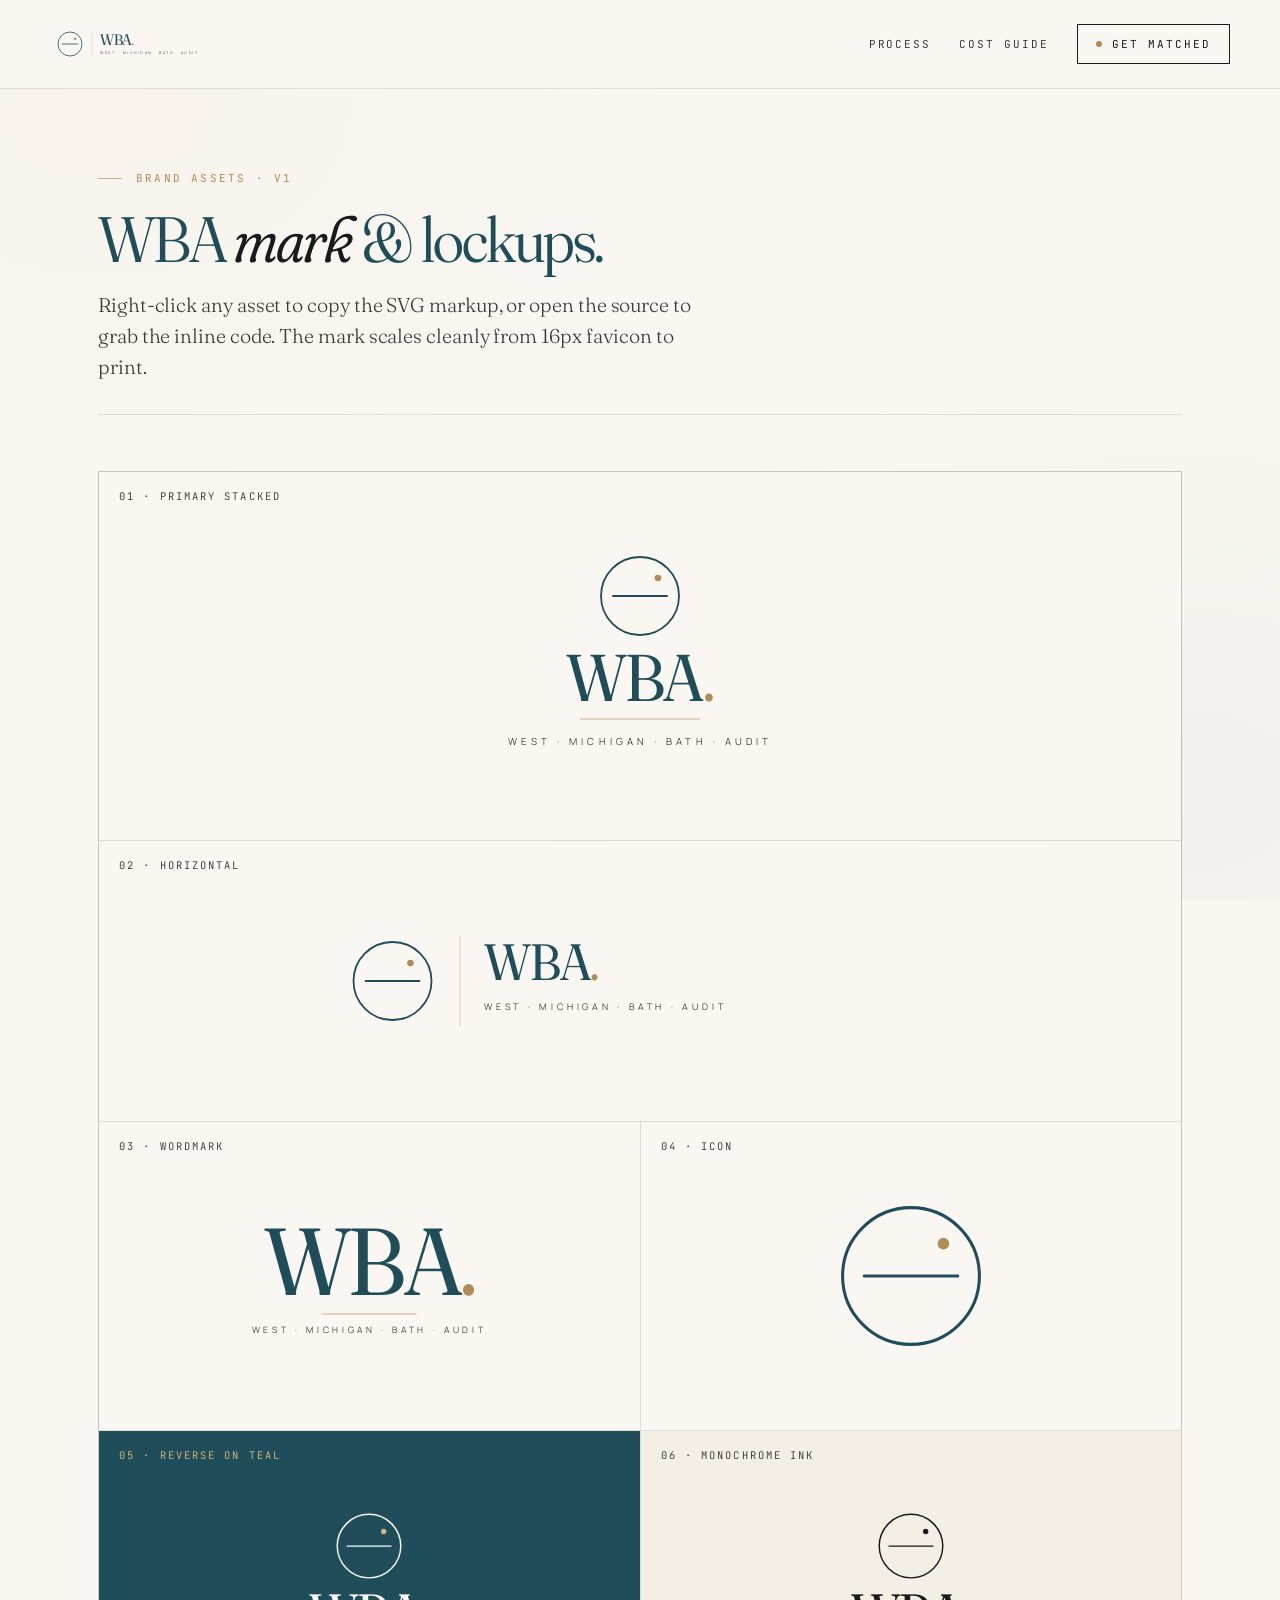
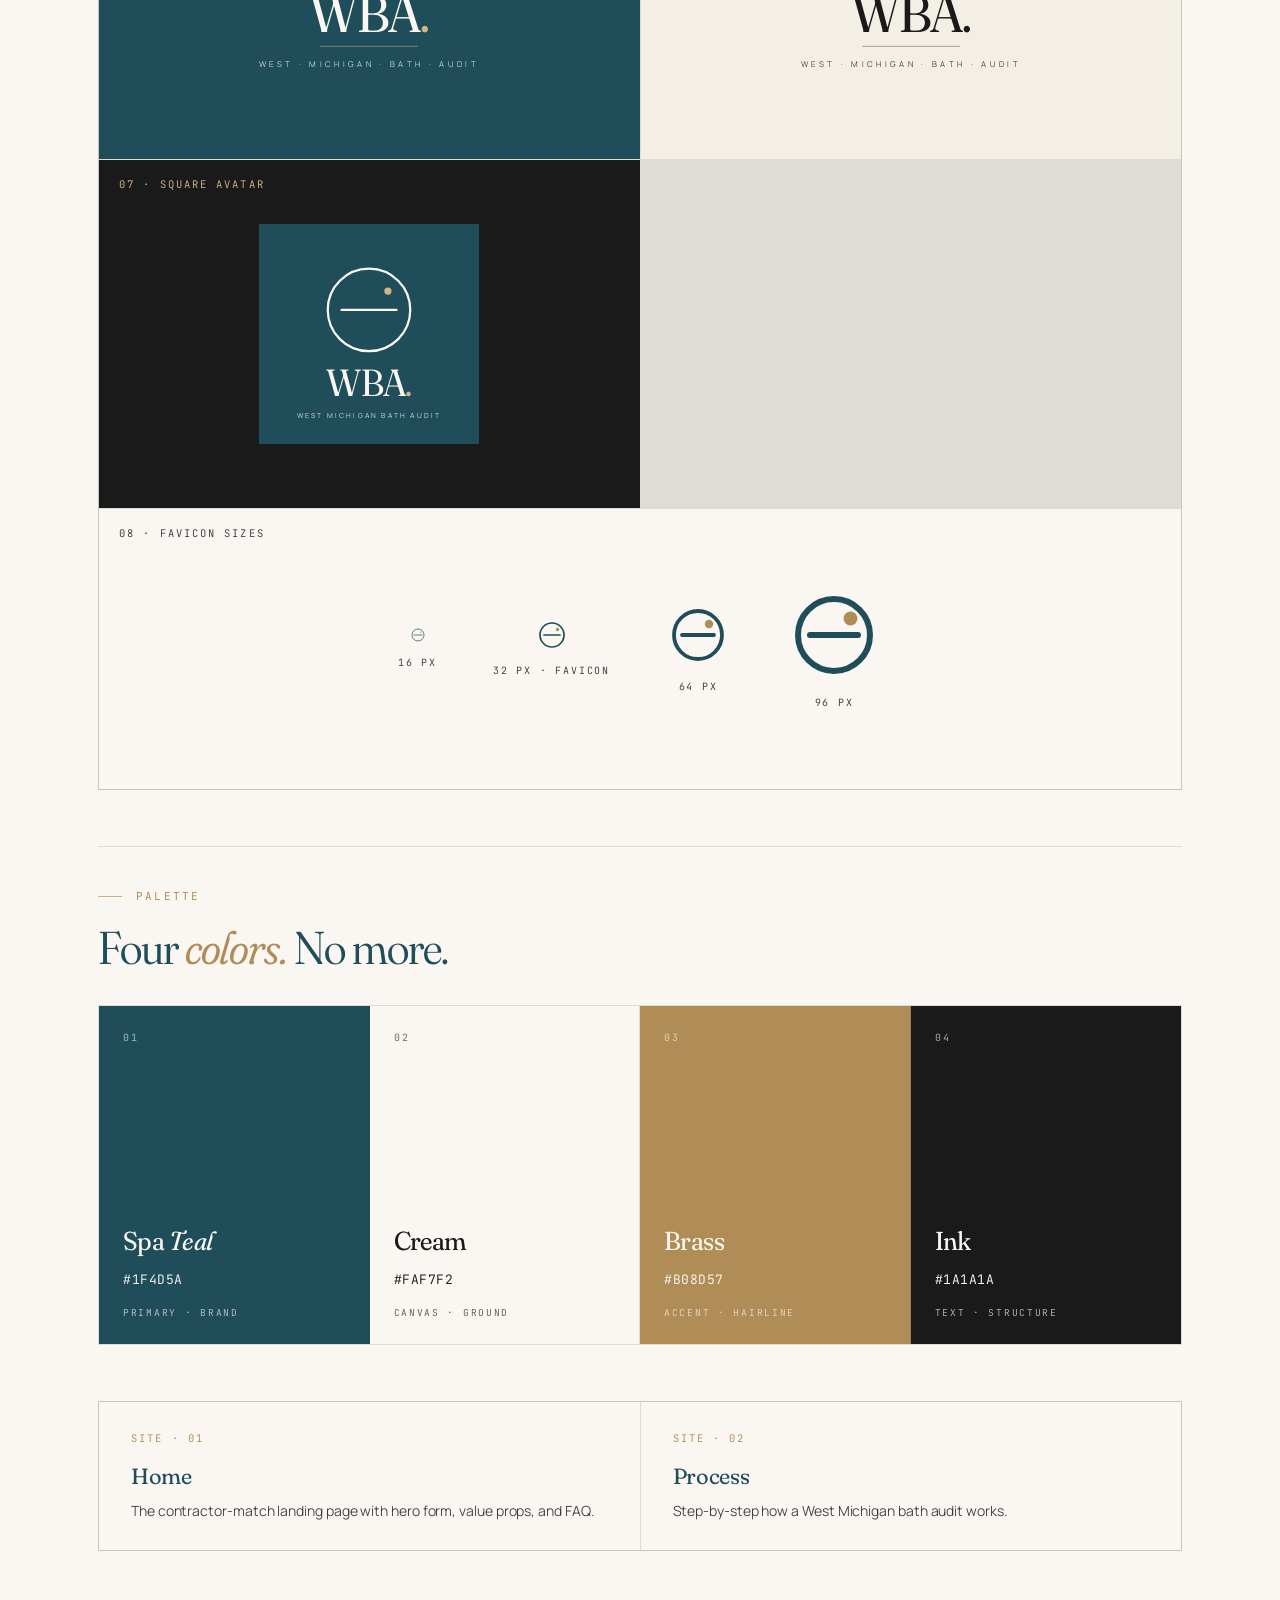
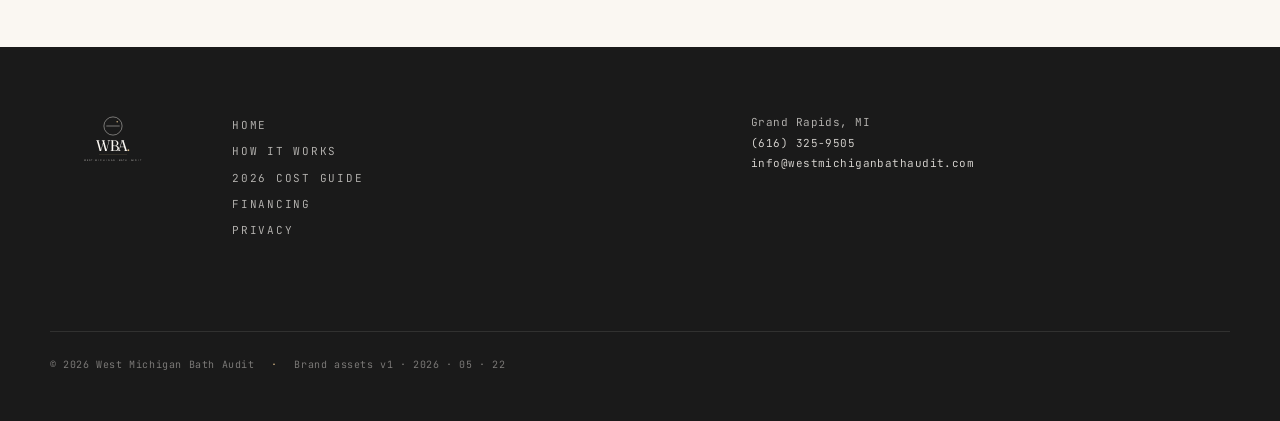
<file: logo.html>
<!DOCTYPE html>
<html lang="en">
<head>
  <meta charset="UTF-8" />
  <meta name="viewport" content="width=device-width, initial-scale=1.0" />
  <title>WBA Brand Assets | West Michigan Bath Audit</title>
  <meta name="robots" content="noindex, nofollow" />

  <link rel="icon" type="image/svg+xml" href="data:image/svg+xml;utf8,<svg xmlns='http://www.w3.org/2000/svg' viewBox='0 0 32 32'><rect width='32' height='32' rx='5' fill='%231F4D5A'/><g transform='translate(16,16)'><circle r='10' fill='none' stroke='%23FAF7F2' stroke-width='1.6'/><line x1='-6.5' y1='0' x2='6.5' y2='0' stroke='%23FAF7F2' stroke-width='1.6' stroke-linecap='round'/><circle cx='4.5' cy='-4.5' r='1.6' fill='%23D4B584'/></g></svg>" />

  <link rel="preconnect" href="https://fonts.googleapis.com" />
  <link rel="preconnect" href="https://fonts.gstatic.com" crossorigin />
  <link href="https://fonts.googleapis.com/css2?family=Fraunces:opsz,wght,SOFT@9..144,300..900,0..100&family=Manrope:wght@200..800&family=JetBrains+Mono:wght@300..600&display=swap" rel="stylesheet" />
  <link rel="stylesheet" href="/wba-brand.css" />

  <style>
    main {
      max-width: var(--max);
      margin: 0 auto;
      padding: 72px var(--pad-x) 96px;
    }
    .page-head {
      margin-bottom: 56px;
      padding-bottom: 32px;
      border-bottom: 1px solid var(--rule);
    }
    .page-head h1 {
      font-size: clamp(40px, 6vw, 64px);
      margin-bottom: 18px;
    }
    .page-head .lede { max-width: 600px; }

    .stage-grid {
      display: grid;
      grid-template-columns: repeat(2, 1fr);
      gap: 1px;
      background: var(--rule);
      border: 1px solid var(--rule);
    }
    .stage {
      background: var(--cream);
      padding: 64px 40px;
      display: flex;
      align-items: center;
      justify-content: center;
      min-height: 280px;
      position: relative;
    }
    .stage[data-bg="teal"]  { background: var(--teal); }
    .stage[data-bg="warm"]  { background: var(--cream-warm); }
    .stage[data-bg="ink"]   { background: var(--ink); }
    .stage.full { grid-column: 1 / -1; }
    .stage .label {
      position: absolute;
      top: 16px; left: 20px;
      font-family: var(--mono);
      font-size: 10.5px;
      letter-spacing: 0.2em;
      text-transform: uppercase;
      color: var(--ink-soft);
    }
    .stage[data-bg="teal"] .label,
    .stage[data-bg="ink"] .label { color: var(--brass-light); }
    .stage svg { max-width: 100%; height: auto; }

    .favicon-row {
      display: flex;
      align-items: center;
      justify-content: center;
      gap: 56px;
      padding: 64px 40px;
      background: var(--cream);
      flex-wrap: wrap;
      grid-column: 1 / -1;
    }
    .favicon-row .demo {
      display: flex;
      flex-direction: column;
      align-items: center;
      gap: 12px;
    }
    .favicon-row .demo .px {
      font-family: var(--mono);
      font-size: 10px;
      letter-spacing: 0.18em;
      text-transform: uppercase;
      color: var(--ink-soft);
    }

    section.swatch-block {
      margin-top: 56px;
      padding-top: 32px;
      border-top: 1px solid var(--rule);
    }
    section.swatch-block h2 { margin-bottom: 32px; }
    .swatches {
      display: grid;
      grid-template-columns: repeat(4, 1fr);
      gap: 0;
      border: 1px solid var(--rule);
    }
    .swatch {
      padding: 24px;
      aspect-ratio: 4 / 5;
      display: flex;
      flex-direction: column;
      justify-content: space-between;
      border-right: 1px solid var(--rule);
    }
    .swatch:last-child { border-right: none; }
    .swatch[data-bg="teal"]  { background: var(--teal); color: var(--cream); }
    .swatch[data-bg="cream"] { background: var(--cream); color: var(--ink); }
    .swatch[data-bg="brass"] { background: var(--brass); color: var(--cream); }
    .swatch[data-bg="ink"]   { background: var(--ink); color: var(--cream); }
    .swatch .num {
      font-family: var(--mono);
      font-size: 10px;
      letter-spacing: 0.2em;
      opacity: 0.65;
    }
    .swatch .name {
      font-family: var(--serif);
      font-size: 26px;
      font-weight: 400;
      letter-spacing: -0.02em;
      margin-top: auto;
      margin-bottom: 6px;
      font-variation-settings: 'opsz' 72, 'SOFT' 50;
    }
    .swatch .name em { font-style: italic; }
    .swatch .hex {
      font-family: var(--mono);
      font-size: 13px;
      letter-spacing: 0.04em;
    }
    .swatch .role {
      font-family: var(--mono);
      font-size: 9.5px;
      letter-spacing: 0.18em;
      text-transform: uppercase;
      margin-top: 14px;
      opacity: 0.7;
    }

    .links {
      margin-top: 56px;
      display: grid;
      grid-template-columns: 1fr 1fr;
      gap: 1px;
      background: var(--rule);
      border: 1px solid var(--rule);
    }
    .links a {
      background: var(--cream);
      padding: 28px 32px;
      text-decoration: none;
      color: var(--ink);
      display: block;
      transition: background 0.25s;
    }
    .links a:hover { background: var(--cream-warm); }
    .links a .num {
      font-family: var(--mono);
      font-size: 10.5px;
      letter-spacing: 0.2em;
      color: var(--brass);
      margin-bottom: 10px;
      text-transform: uppercase;
    }
    .links a .title {
      font-family: var(--serif);
      font-size: 22px;
      font-weight: 400;
      letter-spacing: -0.015em;
      color: var(--teal);
      margin-bottom: 6px;
      font-variation-settings: 'opsz' 36, 'SOFT' 50;
    }
    .links a .desc {
      font-size: 14px;
      color: var(--ink-soft);
      line-height: 1.6;
    }

    @media (max-width: 720px) {
      .stage-grid { grid-template-columns: 1fr; }
      .swatches { grid-template-columns: repeat(2, 1fr); }
      .swatches .swatch { aspect-ratio: 1 / 1; border-bottom: 1px solid var(--rule); }
      .swatches .swatch:nth-child(2) { border-right: none; }
      .links { grid-template-columns: 1fr; }
    }
  </style>
</head>
<body>

  <header class="site">
    <div class="row">
      <a class="site-logo" href="/" aria-label="West Michigan Bath Audit">
        <svg viewBox="0 0 620 110" xmlns="http://www.w3.org/2000/svg" aria-hidden="true">
          <g transform="translate(50, 55)">
            <circle class="wba-mark-stroke" cx="0" cy="0" r="30" fill="none" stroke="#1F4D5A" stroke-width="2"/>
            <line class="wba-mark-stroke" x1="-20" y1="0" x2="20" y2="0" stroke="#1F4D5A" stroke-width="2" stroke-linecap="round"/>
            <circle cx="13" cy="-13" r="3" fill="#B08D57"/>
          </g>
          <line x1="105" y1="28" x2="105" y2="82" stroke="#B08D57" stroke-width="1" opacity="0.55"/>
          <text x="125" y="58" font-family="Fraunces, serif" font-weight="400" font-size="38" fill="#1F4D5A" letter-spacing="-0.02em" style="font-variation-settings: 'opsz' 96, 'SOFT' 40;">WBA<tspan fill="#B08D57">.</tspan></text>
          <text x="125" y="80" font-family="Manrope, sans-serif" font-weight="300" font-size="9" fill="#1A1A1A" letter-spacing="0.42em">WEST · MICHIGAN · BATH · AUDIT</text>
        </svg>
      </a>
      <nav class="site-nav">
        <a class="nav-link" href="/process.html">Process</a>
        <a class="nav-link" href="/cost-guide.html">Cost guide</a>
        <a class="call-link" href="/#form">Get matched</a>
      </nav>
    </div>
  </header>

  <main>
    <div class="page-head">
      <p class="eyebrow">Brand assets · v1</p>
      <h1>WBA <em>mark</em> &amp; lockups.</h1>
      <p class="lede">Right-click any asset to copy the SVG markup, or open the source to grab the inline code. The mark scales cleanly from 16px favicon to print.</p>
    </div>

    <div class="stage-grid">

      <article class="stage full">
        <span class="label">01 · Primary stacked</span>
        <svg viewBox="0 0 720 320" xmlns="http://www.w3.org/2000/svg" width="540" height="240">
          <g transform="translate(360, 80)">
            <circle cx="0" cy="0" r="52" fill="none" stroke="#1F4D5A" stroke-width="2.4"/>
            <line x1="-36" y1="0" x2="36" y2="0" stroke="#1F4D5A" stroke-width="2.4" stroke-linecap="round"/>
            <circle cx="24" cy="-24" r="4.4" fill="#B08D57"/>
          </g>
          <text x="360" y="220" text-anchor="middle" font-family="Fraunces, serif" font-weight="400" font-size="88" fill="#1F4D5A" letter-spacing="-0.02em" style="font-variation-settings: 'opsz' 144, 'SOFT' 40;">WBA<tspan fill="#B08D57">.</tspan></text>
          <line x1="280" y1="244" x2="440" y2="244" stroke="#B08D57" stroke-width="1.2" opacity="0.7"/>
          <text x="360" y="278" text-anchor="middle" font-family="Manrope, sans-serif" font-weight="300" font-size="13" fill="#1A1A1A" letter-spacing="0.42em">WEST · MICHIGAN · BATH · AUDIT</text>
        </svg>
      </article>

      <article class="stage full">
        <span class="label">02 · Horizontal</span>
        <svg viewBox="0 0 880 200" xmlns="http://www.w3.org/2000/svg" width="660" height="150">
          <g transform="translate(110, 100)">
            <circle cx="0" cy="0" r="52" fill="none" stroke="#1F4D5A" stroke-width="2.4"/>
            <line x1="-36" y1="0" x2="36" y2="0" stroke="#1F4D5A" stroke-width="2.4" stroke-linecap="round"/>
            <circle cx="24" cy="-24" r="4.4" fill="#B08D57"/>
          </g>
          <line x1="200" y1="40" x2="200" y2="160" stroke="#B08D57" stroke-width="1" opacity="0.55"/>
          <text x="232" y="98" font-family="Fraunces, serif" font-weight="400" font-size="68" fill="#1F4D5A" letter-spacing="-0.02em" style="font-variation-settings: 'opsz' 144, 'SOFT' 40;">WBA<tspan fill="#B08D57">.</tspan></text>
          <text x="232" y="138" font-family="Manrope, sans-serif" font-weight="300" font-size="12" fill="#1A1A1A" letter-spacing="0.42em">WEST · MICHIGAN · BATH · AUDIT</text>
        </svg>
      </article>

      <article class="stage">
        <span class="label">03 · Wordmark</span>
        <svg viewBox="0 0 480 200" xmlns="http://www.w3.org/2000/svg" width="380" height="160">
          <text x="240" y="124" text-anchor="middle" font-family="Fraunces, serif" font-weight="400" font-size="120" fill="#1F4D5A" letter-spacing="-0.025em" style="font-variation-settings: 'opsz' 144, 'SOFT' 40;">WBA<tspan fill="#B08D57">.</tspan></text>
          <line x1="180" y1="148" x2="300" y2="148" stroke="#B08D57" stroke-width="1.2" opacity="0.7"/>
          <text x="240" y="172" text-anchor="middle" font-family="Manrope, sans-serif" font-weight="300" font-size="11" fill="#1A1A1A" letter-spacing="0.42em">WEST · MICHIGAN · BATH · AUDIT</text>
        </svg>
      </article>

      <article class="stage">
        <span class="label">04 · Icon</span>
        <svg viewBox="0 0 200 200" xmlns="http://www.w3.org/2000/svg" width="180" height="180">
          <g transform="translate(100, 100)">
            <circle cx="0" cy="0" r="76" fill="none" stroke="#1F4D5A" stroke-width="3.4"/>
            <line x1="-52" y1="0" x2="52" y2="0" stroke="#1F4D5A" stroke-width="3.4" stroke-linecap="round"/>
            <circle cx="36" cy="-36" r="6.5" fill="#B08D57"/>
          </g>
        </svg>
      </article>

      <article class="stage" data-bg="teal">
        <span class="label">05 · Reverse on teal</span>
        <svg viewBox="0 0 720 320" xmlns="http://www.w3.org/2000/svg" width="440" height="200">
          <g transform="translate(360, 80)">
            <circle cx="0" cy="0" r="52" fill="none" stroke="#FAF7F2" stroke-width="2.4"/>
            <line x1="-36" y1="0" x2="36" y2="0" stroke="#FAF7F2" stroke-width="2.4" stroke-linecap="round"/>
            <circle cx="24" cy="-24" r="4.4" fill="#D4B584"/>
          </g>
          <text x="360" y="220" text-anchor="middle" font-family="Fraunces, serif" font-weight="400" font-size="88" fill="#FAF7F2" letter-spacing="-0.02em" style="font-variation-settings: 'opsz' 144, 'SOFT' 40;">WBA<tspan fill="#D4B584">.</tspan></text>
          <line x1="280" y1="244" x2="440" y2="244" stroke="#D4B584" stroke-width="1.2" opacity="0.75"/>
          <text x="360" y="278" text-anchor="middle" font-family="Manrope, sans-serif" font-weight="300" font-size="13" fill="#FAF7F2" letter-spacing="0.42em">WEST · MICHIGAN · BATH · AUDIT</text>
        </svg>
      </article>

      <article class="stage" data-bg="warm">
        <span class="label">06 · Monochrome ink</span>
        <svg viewBox="0 0 720 320" xmlns="http://www.w3.org/2000/svg" width="440" height="200">
          <g transform="translate(360, 80)">
            <circle cx="0" cy="0" r="52" fill="none" stroke="#1A1A1A" stroke-width="2.4"/>
            <line x1="-36" y1="0" x2="36" y2="0" stroke="#1A1A1A" stroke-width="2.4" stroke-linecap="round"/>
            <circle cx="24" cy="-24" r="4.4" fill="#1A1A1A"/>
          </g>
          <text x="360" y="220" text-anchor="middle" font-family="Fraunces, serif" font-weight="400" font-size="88" fill="#1A1A1A" letter-spacing="-0.02em" style="font-variation-settings: 'opsz' 144, 'SOFT' 40;">WBA<tspan>.</tspan></text>
          <line x1="280" y1="244" x2="440" y2="244" stroke="#1A1A1A" stroke-width="1.2" opacity="0.5"/>
          <text x="360" y="278" text-anchor="middle" font-family="Manrope, sans-serif" font-weight="300" font-size="13" fill="#1A1A1A" letter-spacing="0.42em">WEST · MICHIGAN · BATH · AUDIT</text>
        </svg>
      </article>

      <article class="stage" data-bg="ink">
        <span class="label">07 · Square avatar</span>
        <svg viewBox="0 0 256 256" xmlns="http://www.w3.org/2000/svg" width="220" height="220">
          <rect width="256" height="256" fill="#1F4D5A"/>
          <g transform="translate(128, 100)">
            <circle cx="0" cy="0" r="48" fill="none" stroke="#FAF7F2" stroke-width="2.6"/>
            <line x1="-32" y1="0" x2="32" y2="0" stroke="#FAF7F2" stroke-width="2.6" stroke-linecap="round"/>
            <circle cx="22" cy="-22" r="4.2" fill="#D4B584"/>
          </g>
          <text x="128" y="200" text-anchor="middle" font-family="Fraunces, serif" font-weight="400" font-size="44" fill="#FAF7F2" letter-spacing="-0.02em" style="font-variation-settings: 'opsz' 96, 'SOFT' 40;">WBA<tspan fill="#D4B584">.</tspan></text>
          <text x="128" y="226" text-anchor="middle" font-family="Manrope, sans-serif" font-weight="400" font-size="8" fill="#FAF7F2" letter-spacing="0.32em" opacity="0.85">WEST MICHIGAN BATH AUDIT</text>
        </svg>
      </article>

      <article class="stage favicon-row">
        <span class="label">08 · Favicon sizes</span>
        <div class="demo">
          <svg viewBox="0 0 32 32" xmlns="http://www.w3.org/2000/svg" width="16" height="16">
            <g transform="translate(16, 16)">
              <circle cx="0" cy="0" r="12" fill="none" stroke="#1F4D5A" stroke-width="1.4"/>
              <line x1="-8" y1="0" x2="8" y2="0" stroke="#1F4D5A" stroke-width="1.4" stroke-linecap="round"/>
              <circle cx="5.5" cy="-5.5" r="1.4" fill="#B08D57"/>
            </g>
          </svg>
          <span class="px">16 px</span>
        </div>
        <div class="demo">
          <svg viewBox="0 0 32 32" xmlns="http://www.w3.org/2000/svg" width="32" height="32">
            <g transform="translate(16, 16)">
              <circle cx="0" cy="0" r="12" fill="none" stroke="#1F4D5A" stroke-width="1.7"/>
              <line x1="-8" y1="0" x2="8" y2="0" stroke="#1F4D5A" stroke-width="1.7" stroke-linecap="round"/>
              <circle cx="5.5" cy="-5.5" r="1.7" fill="#B08D57"/>
            </g>
          </svg>
          <span class="px">32 px · favicon</span>
        </div>
        <div class="demo">
          <svg viewBox="0 0 32 32" xmlns="http://www.w3.org/2000/svg" width="64" height="64">
            <g transform="translate(16, 16)">
              <circle cx="0" cy="0" r="12" fill="none" stroke="#1F4D5A" stroke-width="1.9"/>
              <line x1="-8" y1="0" x2="8" y2="0" stroke="#1F4D5A" stroke-width="1.9" stroke-linecap="round"/>
              <circle cx="5.5" cy="-5.5" r="2.1" fill="#B08D57"/>
            </g>
          </svg>
          <span class="px">64 px</span>
        </div>
        <div class="demo">
          <svg viewBox="0 0 32 32" xmlns="http://www.w3.org/2000/svg" width="96" height="96">
            <g transform="translate(16, 16)">
              <circle cx="0" cy="0" r="12" fill="none" stroke="#1F4D5A" stroke-width="2"/>
              <line x1="-8" y1="0" x2="8" y2="0" stroke="#1F4D5A" stroke-width="2" stroke-linecap="round"/>
              <circle cx="5.5" cy="-5.5" r="2.3" fill="#B08D57"/>
            </g>
          </svg>
          <span class="px">96 px</span>
        </div>
      </article>

    </div>

    <section class="swatch-block">
      <p class="eyebrow">Palette</p>
      <h2>Four <em>colors.</em> No more.</h2>
      <div class="swatches">
        <div class="swatch" data-bg="teal">
          <div class="num">01</div>
          <div>
            <div class="name">Spa <em>Teal</em></div>
            <div class="hex">#1F4D5A</div>
            <div class="role">Primary · brand</div>
          </div>
        </div>
        <div class="swatch" data-bg="cream">
          <div class="num">02</div>
          <div>
            <div class="name">Cream</div>
            <div class="hex">#FAF7F2</div>
            <div class="role">Canvas · ground</div>
          </div>
        </div>
        <div class="swatch" data-bg="brass">
          <div class="num">03</div>
          <div>
            <div class="name">Brass</div>
            <div class="hex">#B08D57</div>
            <div class="role">Accent · hairline</div>
          </div>
        </div>
        <div class="swatch" data-bg="ink">
          <div class="num">04</div>
          <div>
            <div class="name">Ink</div>
            <div class="hex">#1A1A1A</div>
            <div class="role">Text · structure</div>
          </div>
        </div>
      </div>
    </section>

    <div class="links">
      <a href="/">
        <div class="num">Site · 01</div>
        <div class="title">Home</div>
        <div class="desc">The contractor-match landing page with hero form, value props, and FAQ.</div>
      </a>
      <a href="/process.html">
        <div class="num">Site · 02</div>
        <div class="title">Process</div>
        <div class="desc">Step-by-step how a West Michigan bath audit works.</div>
      </a>
    </div>

  </main>

  <footer class="site">
    <div class="row">
      <div class="mark">
        <svg viewBox="0 0 720 320" xmlns="http://www.w3.org/2000/svg" aria-label="WBA — West Michigan Bath Audit">
          <g transform="translate(360, 80)">
            <circle cx="0" cy="0" r="52" fill="none" stroke="#FAF7F2" stroke-width="2.4"/>
            <line x1="-36" y1="0" x2="36" y2="0" stroke="#FAF7F2" stroke-width="2.4" stroke-linecap="round"/>
            <circle cx="24" cy="-24" r="4.4" fill="#D4B584"/>
          </g>
          <text x="360" y="220" text-anchor="middle" font-family="Fraunces, serif" font-weight="400" font-size="88" fill="#FAF7F2" letter-spacing="-0.02em" style="font-variation-settings: 'opsz' 144, 'SOFT' 40;">WBA<tspan fill="#D4B584">.</tspan></text>
          <line x1="280" y1="244" x2="440" y2="244" stroke="#D4B584" stroke-width="1.2" opacity="0.75"/>
          <text x="360" y="278" text-anchor="middle" font-family="Manrope, sans-serif" font-weight="300" font-size="13" fill="#FAF7F2" letter-spacing="0.42em">WEST · MICHIGAN · BATH · AUDIT</text>
        </svg>
      </div>
      <div class="col-r">
        <div class="nav">
          <a href="/">Home</a>
          <a href="/process.html">How it works</a>
          <a href="/cost-guide.html">2026 cost guide</a>
          <a href="/financing.html">Financing</a>
          <a href="/privacy-policy.html">Privacy</a>
        </div>
        <div class="info">
          Grand Rapids, MI<br/>
          <a href="tel:+16163259505">(616) 325-9505</a><br/>
          <a href="mailto:info@westmichiganbathaudit.com">info@westmichiganbathaudit.com</a>
        </div>
      </div>
      <p class="fine">
        &copy; 2026 West Michigan Bath Audit <span class="brass">·</span> Brand assets v1 · 2026 · 05 · 22
      </p>
    </div>
  </footer>

</body>
</html>
</file>
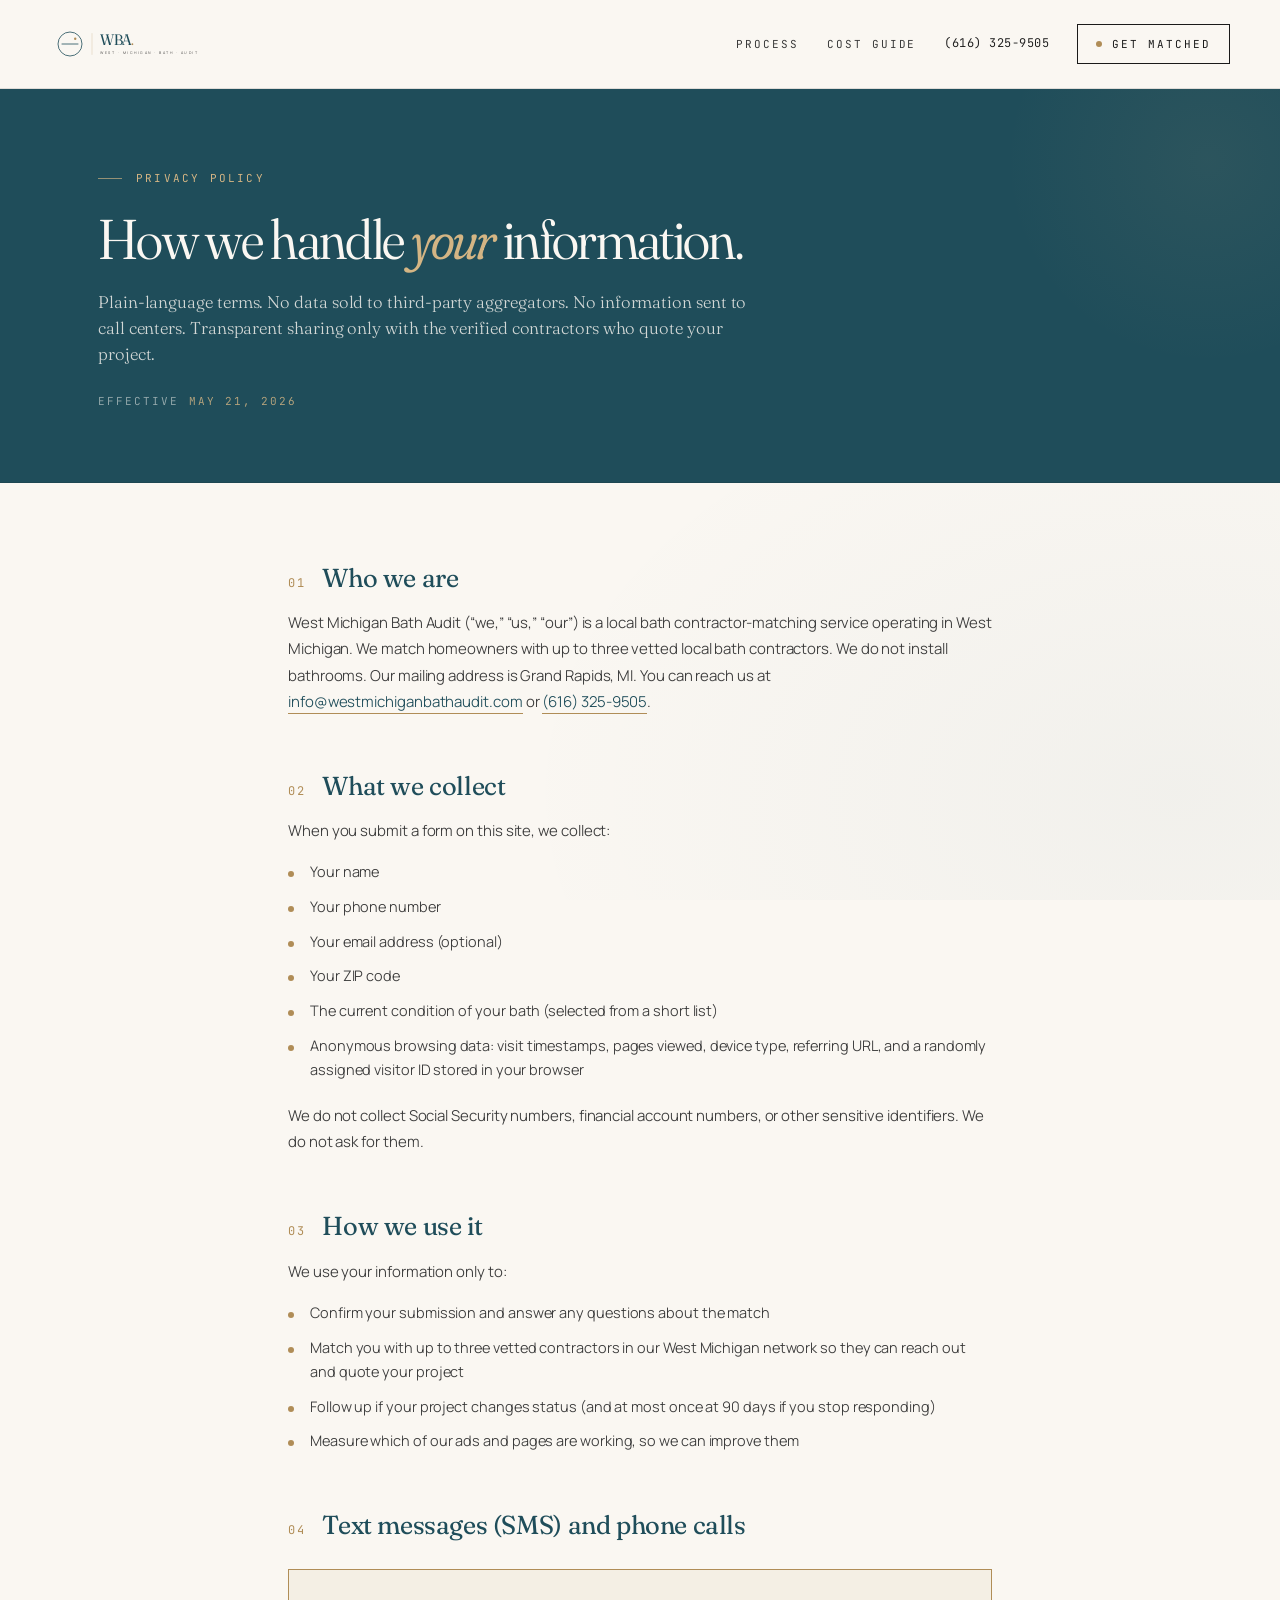
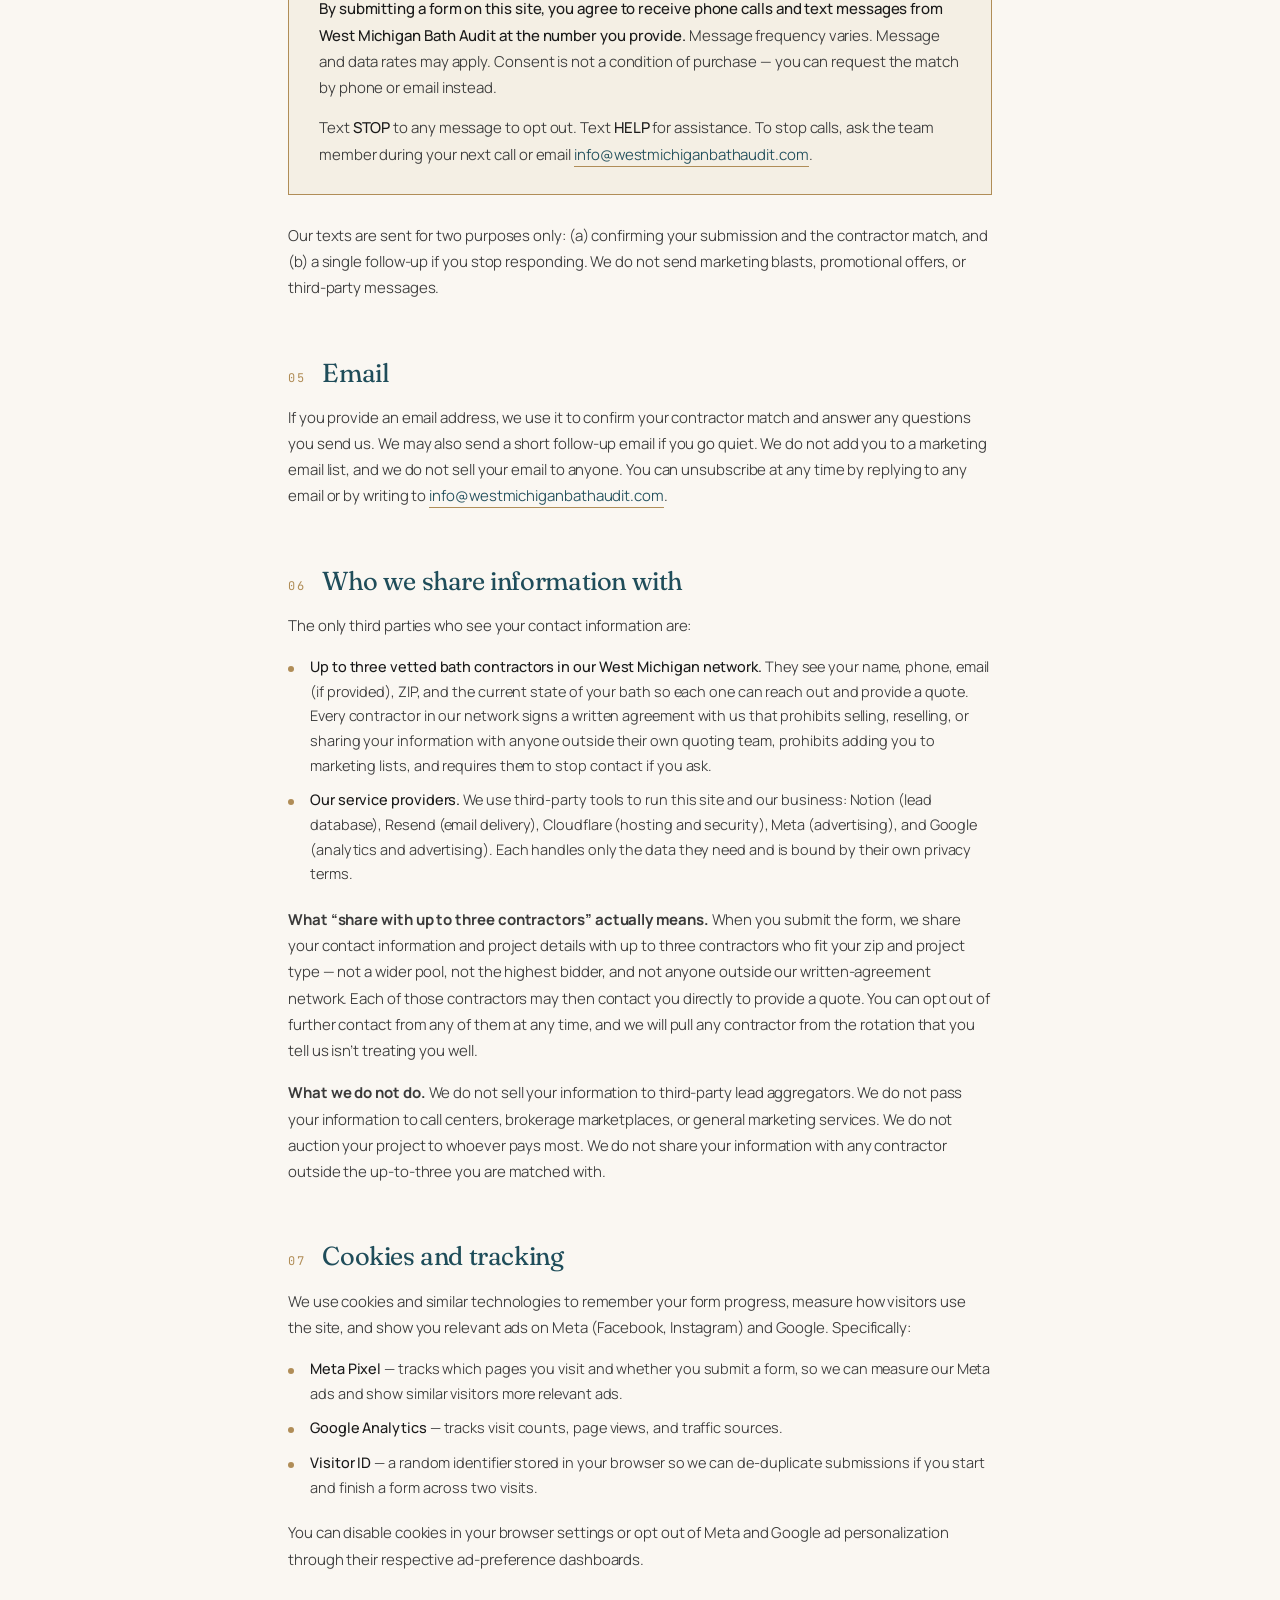
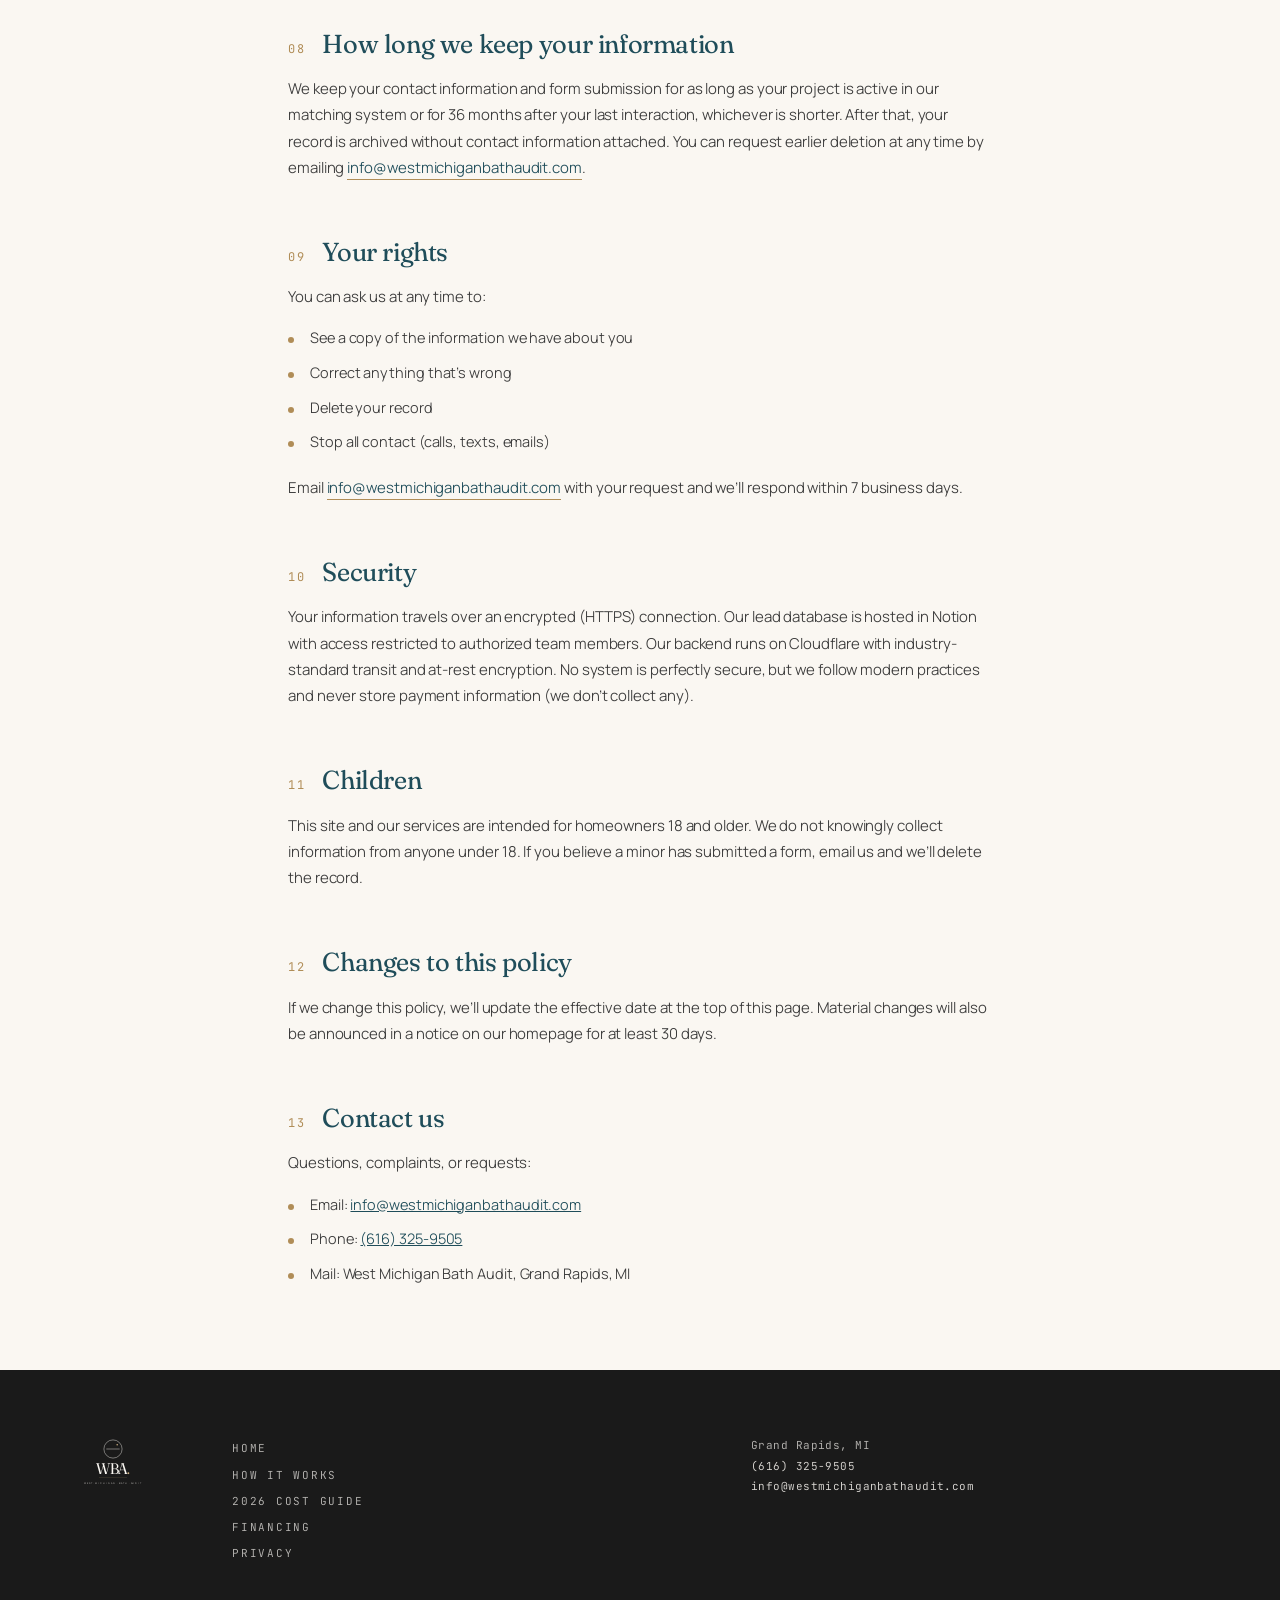
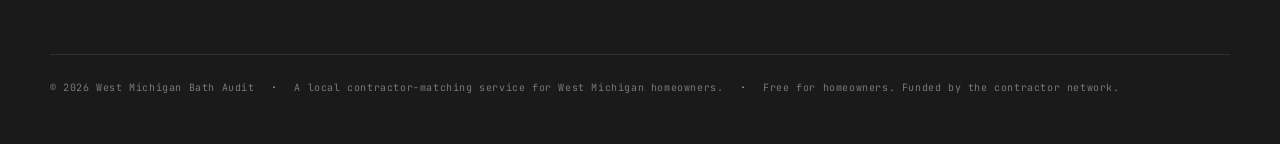
<file: privacy-policy.html>
<!DOCTYPE html>
<html lang="en">
<head>
  <meta charset="UTF-8" />
  <meta name="viewport" content="width=device-width, initial-scale=1.0" />
  <title>Privacy Policy | West Michigan Bath Audit</title>
  <meta name="description" content="How West Michigan Bath Audit collects, uses, and protects your information. SMS, email, and form-submission terms." />
  <meta name="robots" content="index, follow" />

  <link rel="icon" type="image/svg+xml" href="data:image/svg+xml;utf8,<svg xmlns='http://www.w3.org/2000/svg' viewBox='0 0 32 32'><rect width='32' height='32' rx='5' fill='%231F4D5A'/><g transform='translate(16,16)'><circle r='10' fill='none' stroke='%23FAF7F2' stroke-width='1.6'/><line x1='-6.5' y1='0' x2='6.5' y2='0' stroke='%23FAF7F2' stroke-width='1.6' stroke-linecap='round'/><circle cx='4.5' cy='-4.5' r='1.6' fill='%23D4B584'/></g></svg>" />

  <link rel="preconnect" href="https://fonts.googleapis.com" />
  <link rel="preconnect" href="https://fonts.gstatic.com" crossorigin />
  <link href="https://fonts.googleapis.com/css2?family=Fraunces:opsz,wght,SOFT@9..144,300..900,0..100&family=Manrope:wght@200..800&family=JetBrains+Mono:wght@300..600&display=swap" rel="stylesheet" />
  <link rel="stylesheet" href="/wba-brand.css" />

  <style>
    .page-hero {
      background: var(--teal);
      color: var(--cream);
      padding: 72px var(--pad-x);
      position: relative;
      overflow: hidden;
      border-bottom: 1px solid var(--rule);
    }
    .page-hero::before {
      content: '';
      position: absolute;
      top: 0; right: 0;
      width: 480px; height: 480px;
      background: radial-gradient(circle at 50% 50%, rgba(212,181,132,0.07) 0%, transparent 60%);
      transform: translate(35%, -35%);
      pointer-events: none;
    }
    .page-hero .wrap { position: relative; }
    .page-hero .eyebrow { color: var(--brass-light); margin-bottom: 22px; }
    .page-hero .eyebrow::before { background: var(--brass-light); }
    .page-hero h1 {
      color: var(--cream);
      max-width: 720px;
      margin-bottom: 22px;
      font-size: clamp(34px, 5vw, 56px);
    }
    .page-hero h1 em { color: var(--brass-light); font-style: italic; }
    .page-hero .lede {
      color: rgba(250,247,242,0.82);
      max-width: 660px;
      font-size: 17px;
    }
    .page-hero .effective {
      margin-top: 24px;
      font-family: var(--mono);
      font-size: 11px;
      letter-spacing: 0.18em;
      text-transform: uppercase;
      color: rgba(212,181,132,0.85);
    }
    .page-hero .effective span { color: rgba(250,247,242,0.55); margin-right: 10px; }

    .content {
      max-width: 800px;
      margin: 0 auto;
      padding: 80px var(--pad-x) 64px;
    }
    .content h2 {
      font-family: var(--serif);
      color: var(--teal);
      font-size: 26px;
      font-weight: 400;
      letter-spacing: -0.015em;
      line-height: 1.2;
      margin: 56px 0 16px;
      font-variation-settings: 'opsz' 48, 'SOFT' 40;
      display: flex;
      align-items: baseline;
      gap: 16px;
    }
    .content h2:first-child { margin-top: 0; }
    .content h2 .num {
      font-family: var(--mono);
      font-size: 12px;
      letter-spacing: 0.18em;
      color: var(--brass);
      text-transform: uppercase;
      flex-shrink: 0;
      padding-top: 3px;
    }
    .content p { color: var(--ink-soft); margin-bottom: 16px; font-size: 15px; line-height: 1.75; }
    .content p a { color: var(--teal); border-bottom: 1px solid var(--brass); padding-bottom: 1px; text-decoration: none; }
    .content ul { margin: 12px 0 20px 0; color: var(--ink-soft); padding-left: 0; list-style: none; }
    .content ul li {
      padding-left: 22px;
      position: relative;
      margin-bottom: 10px;
      font-size: 14.5px;
      line-height: 1.7;
    }
    .content ul li::before {
      content: '';
      width: 6px; height: 6px;
      background: var(--brass);
      border-radius: 50%;
      position: absolute;
      left: 0; top: 11px;
    }
    .content li strong { color: var(--ink); font-weight: 500; }

    .callout {
      background: var(--cream-warm);
      border: 1px solid var(--brass);
      padding: 26px 30px;
      margin: 28px 0;
      position: relative;
    }
    .callout::before, .callout::after {
      content: '';
      position: absolute;
      width: 18px; height: 1px;
      background: var(--brass);
    }
    .callout::before { top: -1px; left: -1px; }
    .callout::after { bottom: -1px; right: -1px; }
    .callout p { margin-bottom: 14px; color: var(--ink-soft); }
    .callout p:last-child { margin-bottom: 0; }
    .callout strong { color: var(--ink); font-weight: 500; }
  </style>
</head>
<body>

  <header class="site">
    <div class="row">
      <a class="site-logo" href="/" aria-label="West Michigan Bath Audit">
        <svg viewBox="0 0 620 110" xmlns="http://www.w3.org/2000/svg" aria-hidden="true">
          <g transform="translate(50, 55)">
            <circle class="wba-mark-stroke" cx="0" cy="0" r="30" fill="none" stroke="#1F4D5A" stroke-width="2"/>
            <line class="wba-mark-stroke" x1="-20" y1="0" x2="20" y2="0" stroke="#1F4D5A" stroke-width="2" stroke-linecap="round"/>
            <circle cx="13" cy="-13" r="3" fill="#B08D57"/>
          </g>
          <line x1="105" y1="28" x2="105" y2="82" stroke="#B08D57" stroke-width="1" opacity="0.55"/>
          <text x="125" y="58" font-family="Fraunces, serif" font-weight="400" font-size="38" fill="#1F4D5A" letter-spacing="-0.02em" style="font-variation-settings: 'opsz' 96, 'SOFT' 40;">WBA<tspan fill="#B08D57">.</tspan></text>
          <text x="125" y="80" font-family="Manrope, sans-serif" font-weight="300" font-size="9" fill="#1A1A1A" letter-spacing="0.42em">WEST · MICHIGAN · BATH · AUDIT</text>
        </svg>
      </a>
      <nav class="site-nav">
        <a class="nav-link" href="/process.html">Process</a>
        <a class="nav-link" href="/cost-guide.html">Cost guide</a>
        <a class="tel" href="tel:+16163259505">(616) 325-9505</a>
        <a class="call-link" href="/#form">Get matched</a>
      </nav>
    </div>
  </header>

  <section class="page-hero">
    <div class="wrap">
      <p class="eyebrow">Privacy Policy</p>
      <h1>How we handle <em>your</em> information.</h1>
      <p class="lede">Plain-language terms. No data sold to third-party aggregators. No information sent to call centers. Transparent sharing only with the verified contractors who quote your project.</p>
      <p class="effective"><span>Effective</span>May 21, 2026</p>
    </div>
  </section>

  <main class="content">
    <h2><span class="num">01</span>Who we are</h2>
    <p>West Michigan Bath Audit (&ldquo;we,&rdquo; &ldquo;us,&rdquo; &ldquo;our&rdquo;) is a local bath contractor-matching service operating in West Michigan. We match homeowners with up to three vetted local bath contractors. We do not install bathrooms. Our mailing address is Grand Rapids, MI. You can reach us at <a href="mailto:info@westmichiganbathaudit.com">info@westmichiganbathaudit.com</a> or <a href="tel:+16163259505">(616) 325-9505</a>.</p>

    <h2><span class="num">02</span>What we collect</h2>
    <p>When you submit a form on this site, we collect:</p>
    <ul>
      <li>Your name</li>
      <li>Your phone number</li>
      <li>Your email address (optional)</li>
      <li>Your ZIP code</li>
      <li>The current condition of your bath (selected from a short list)</li>
      <li>Anonymous browsing data: visit timestamps, pages viewed, device type, referring URL, and a randomly assigned visitor ID stored in your browser</li>
    </ul>
    <p>We do not collect Social Security numbers, financial account numbers, or other sensitive identifiers. We do not ask for them.</p>

    <h2><span class="num">03</span>How we use it</h2>
    <p>We use your information only to:</p>
    <ul>
      <li>Confirm your submission and answer any questions about the match</li>
      <li>Match you with up to three vetted contractors in our West Michigan network so they can reach out and quote your project</li>
      <li>Follow up if your project changes status (and at most once at 90 days if you stop responding)</li>
      <li>Measure which of our ads and pages are working, so we can improve them</li>
    </ul>

    <h2><span class="num">04</span>Text messages (SMS) and phone calls</h2>
    <div class="callout">
      <p><strong>By submitting a form on this site, you agree to receive phone calls and text messages from West Michigan Bath Audit at the number you provide.</strong> Message frequency varies. Message and data rates may apply. Consent is not a condition of purchase — you can request the match by phone or email instead.</p>
      <p>Text <strong>STOP</strong> to any message to opt out. Text <strong>HELP</strong> for assistance. To stop calls, ask the team member during your next call or email <a href="mailto:info@westmichiganbathaudit.com">info@westmichiganbathaudit.com</a>.</p>
    </div>
    <p>Our texts are sent for two purposes only: (a) confirming your submission and the contractor match, and (b) a single follow-up if you stop responding. We do not send marketing blasts, promotional offers, or third-party messages.</p>

    <h2><span class="num">05</span>Email</h2>
    <p>If you provide an email address, we use it to confirm your contractor match and answer any questions you send us. We may also send a short follow-up email if you go quiet. We do not add you to a marketing email list, and we do not sell your email to anyone. You can unsubscribe at any time by replying to any email or by writing to <a href="mailto:info@westmichiganbathaudit.com">info@westmichiganbathaudit.com</a>.</p>

    <h2><span class="num">06</span>Who we share information with</h2>
    <p>The only third parties who see your contact information are:</p>
    <ul>
      <li><strong>Up to three vetted bath contractors in our West Michigan network.</strong> They see your name, phone, email (if provided), ZIP, and the current state of your bath so each one can reach out and provide a quote. Every contractor in our network signs a written agreement with us that prohibits selling, reselling, or sharing your information with anyone outside their own quoting team, prohibits adding you to marketing lists, and requires them to stop contact if you ask.</li>
      <li><strong>Our service providers.</strong> We use third-party tools to run this site and our business: Notion (lead database), Resend (email delivery), Cloudflare (hosting and security), Meta (advertising), and Google (analytics and advertising). Each handles only the data they need and is bound by their own privacy terms.</li>
    </ul>
    <p><strong>What &ldquo;share with up to three contractors&rdquo; actually means.</strong> When you submit the form, we share your contact information and project details with up to three contractors who fit your zip and project type — not a wider pool, not the highest bidder, and not anyone outside our written-agreement network. Each of those contractors may then contact you directly to provide a quote. You can opt out of further contact from any of them at any time, and we will pull any contractor from the rotation that you tell us isn&rsquo;t treating you well.</p>
    <p><strong>What we do not do.</strong> We do not sell your information to third-party lead aggregators. We do not pass your information to call centers, brokerage marketplaces, or general marketing services. We do not auction your project to whoever pays most. We do not share your information with any contractor outside the up-to-three you are matched with.</p>

    <h2><span class="num">07</span>Cookies and tracking</h2>
    <p>We use cookies and similar technologies to remember your form progress, measure how visitors use the site, and show you relevant ads on Meta (Facebook, Instagram) and Google. Specifically:</p>
    <ul>
      <li><strong>Meta Pixel</strong> — tracks which pages you visit and whether you submit a form, so we can measure our Meta ads and show similar visitors more relevant ads.</li>
      <li><strong>Google Analytics</strong> — tracks visit counts, page views, and traffic sources.</li>
      <li><strong>Visitor ID</strong> — a random identifier stored in your browser so we can de-duplicate submissions if you start and finish a form across two visits.</li>
    </ul>
    <p>You can disable cookies in your browser settings or opt out of Meta and Google ad personalization through their respective ad-preference dashboards.</p>

    <h2><span class="num">08</span>How long we keep your information</h2>
    <p>We keep your contact information and form submission for as long as your project is active in our matching system or for 36 months after your last interaction, whichever is shorter. After that, your record is archived without contact information attached. You can request earlier deletion at any time by emailing <a href="mailto:info@westmichiganbathaudit.com">info@westmichiganbathaudit.com</a>.</p>

    <h2><span class="num">09</span>Your rights</h2>
    <p>You can ask us at any time to:</p>
    <ul>
      <li>See a copy of the information we have about you</li>
      <li>Correct anything that&rsquo;s wrong</li>
      <li>Delete your record</li>
      <li>Stop all contact (calls, texts, emails)</li>
    </ul>
    <p>Email <a href="mailto:info@westmichiganbathaudit.com">info@westmichiganbathaudit.com</a> with your request and we&rsquo;ll respond within 7 business days.</p>

    <h2><span class="num">10</span>Security</h2>
    <p>Your information travels over an encrypted (HTTPS) connection. Our lead database is hosted in Notion with access restricted to authorized team members. Our backend runs on Cloudflare with industry-standard transit and at-rest encryption. No system is perfectly secure, but we follow modern practices and never store payment information (we don&rsquo;t collect any).</p>

    <h2><span class="num">11</span>Children</h2>
    <p>This site and our services are intended for homeowners 18 and older. We do not knowingly collect information from anyone under 18. If you believe a minor has submitted a form, email us and we&rsquo;ll delete the record.</p>

    <h2><span class="num">12</span>Changes to this policy</h2>
    <p>If we change this policy, we&rsquo;ll update the effective date at the top of this page. Material changes will also be announced in a notice on our homepage for at least 30 days.</p>

    <h2><span class="num">13</span>Contact us</h2>
    <p>Questions, complaints, or requests:</p>
    <ul>
      <li>Email: <a href="mailto:info@westmichiganbathaudit.com">info@westmichiganbathaudit.com</a></li>
      <li>Phone: <a href="tel:+16163259505">(616) 325-9505</a></li>
      <li>Mail: West Michigan Bath Audit, Grand Rapids, MI</li>
    </ul>
  </main>

  <footer class="site">
    <div class="row">
      <div class="mark">
        <svg viewBox="0 0 720 320" xmlns="http://www.w3.org/2000/svg" aria-label="WBA — West Michigan Bath Audit">
          <g transform="translate(360, 80)">
            <circle cx="0" cy="0" r="52" fill="none" stroke="#FAF7F2" stroke-width="2.4"/>
            <line x1="-36" y1="0" x2="36" y2="0" stroke="#FAF7F2" stroke-width="2.4" stroke-linecap="round"/>
            <circle cx="24" cy="-24" r="4.4" fill="#D4B584"/>
          </g>
          <text x="360" y="220" text-anchor="middle" font-family="Fraunces, serif" font-weight="400" font-size="88" fill="#FAF7F2" letter-spacing="-0.02em" style="font-variation-settings: 'opsz' 144, 'SOFT' 40;">WBA<tspan fill="#D4B584">.</tspan></text>
          <line x1="280" y1="244" x2="440" y2="244" stroke="#D4B584" stroke-width="1.2" opacity="0.75"/>
          <text x="360" y="278" text-anchor="middle" font-family="Manrope, sans-serif" font-weight="300" font-size="13" fill="#FAF7F2" letter-spacing="0.42em">WEST · MICHIGAN · BATH · AUDIT</text>
        </svg>
      </div>
      <div class="col-r">
        <div class="nav">
          <a href="/">Home</a>
          <a href="/process.html">How it works</a>
          <a href="/cost-guide.html">2026 cost guide</a>
          <a href="/financing.html">Financing</a>
          <a href="/privacy-policy.html">Privacy</a>
        </div>
        <div class="info">
          Grand Rapids, MI<br/>
          <a href="tel:+16163259505">(616) 325-9505</a><br/>
          <a href="mailto:info@westmichiganbathaudit.com">info@westmichiganbathaudit.com</a>
        </div>
      </div>
      <p class="fine">
        &copy; 2026 West Michigan Bath Audit <span class="brass">·</span> A local contractor-matching service for West Michigan homeowners. <span class="brass">·</span> Free for homeowners. Funded by the contractor network.
      </p>
    </div>
  </footer>

</body>
</html>
</file>
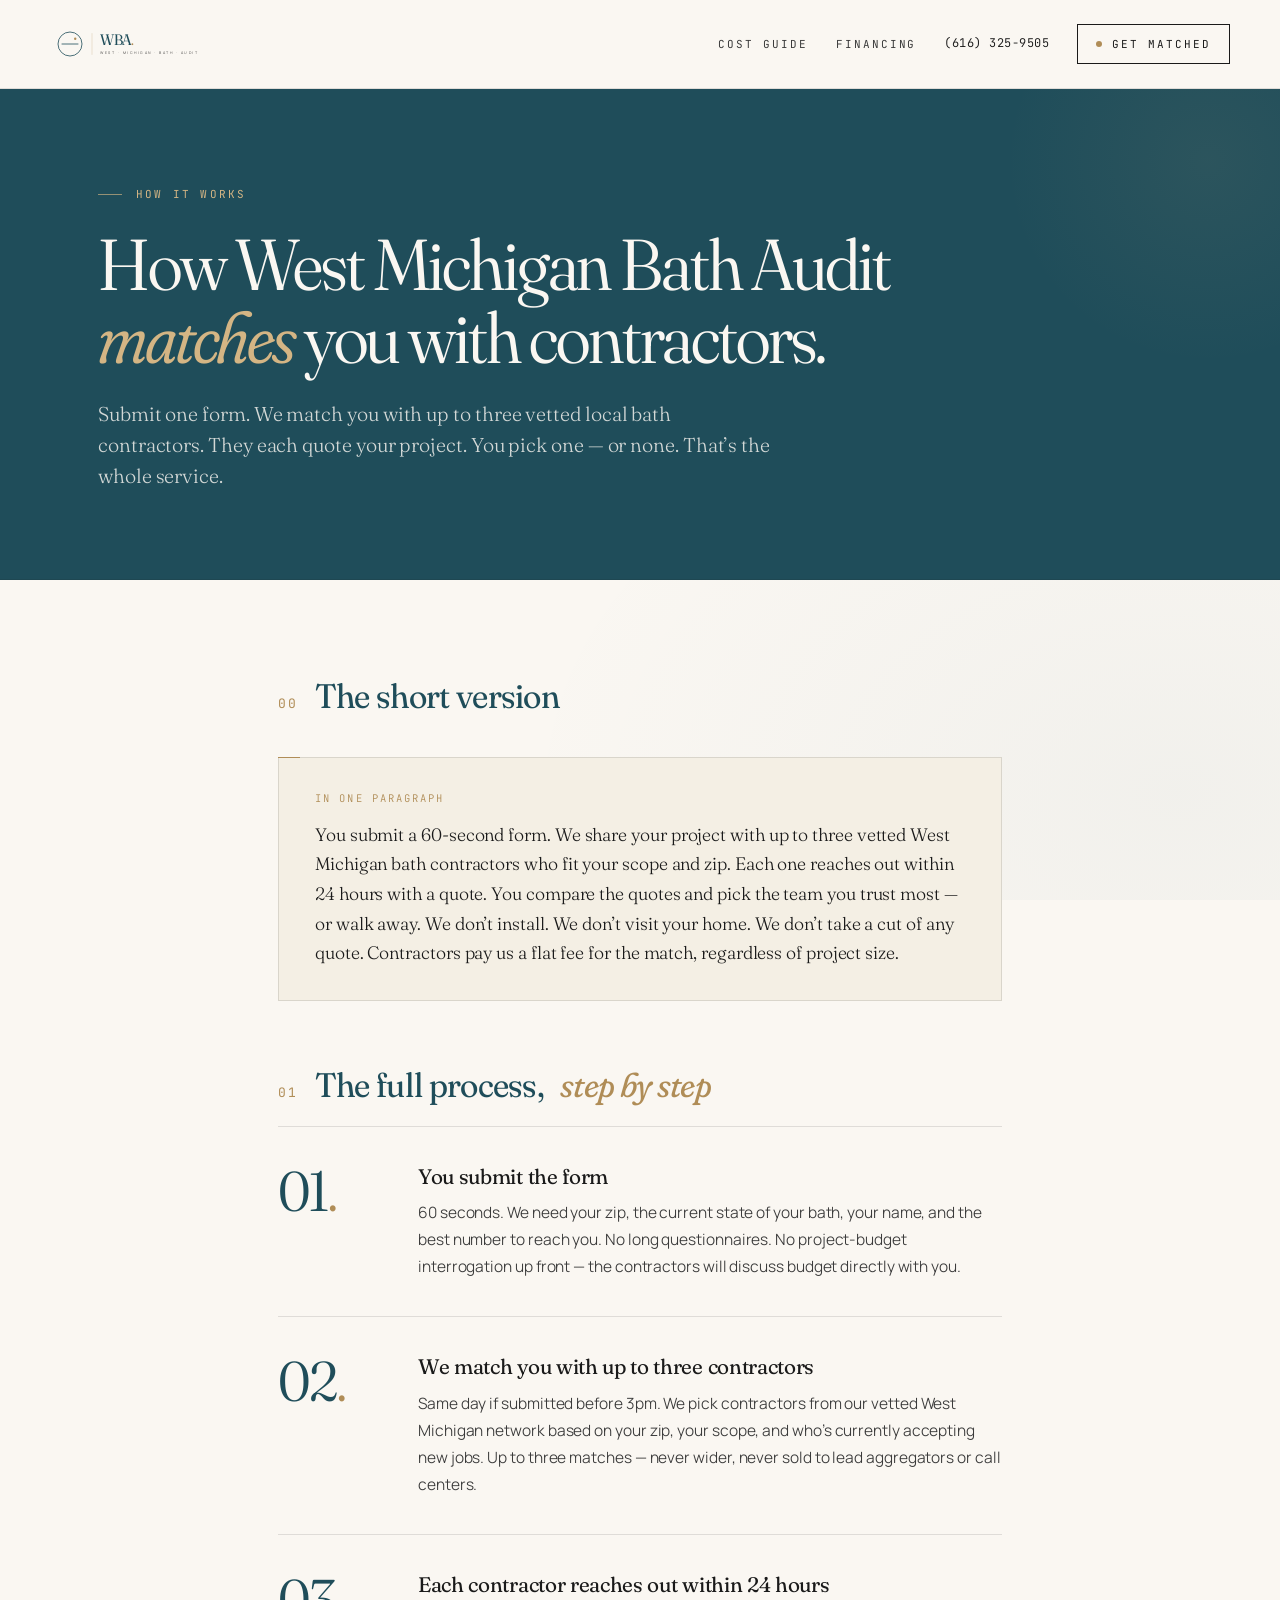
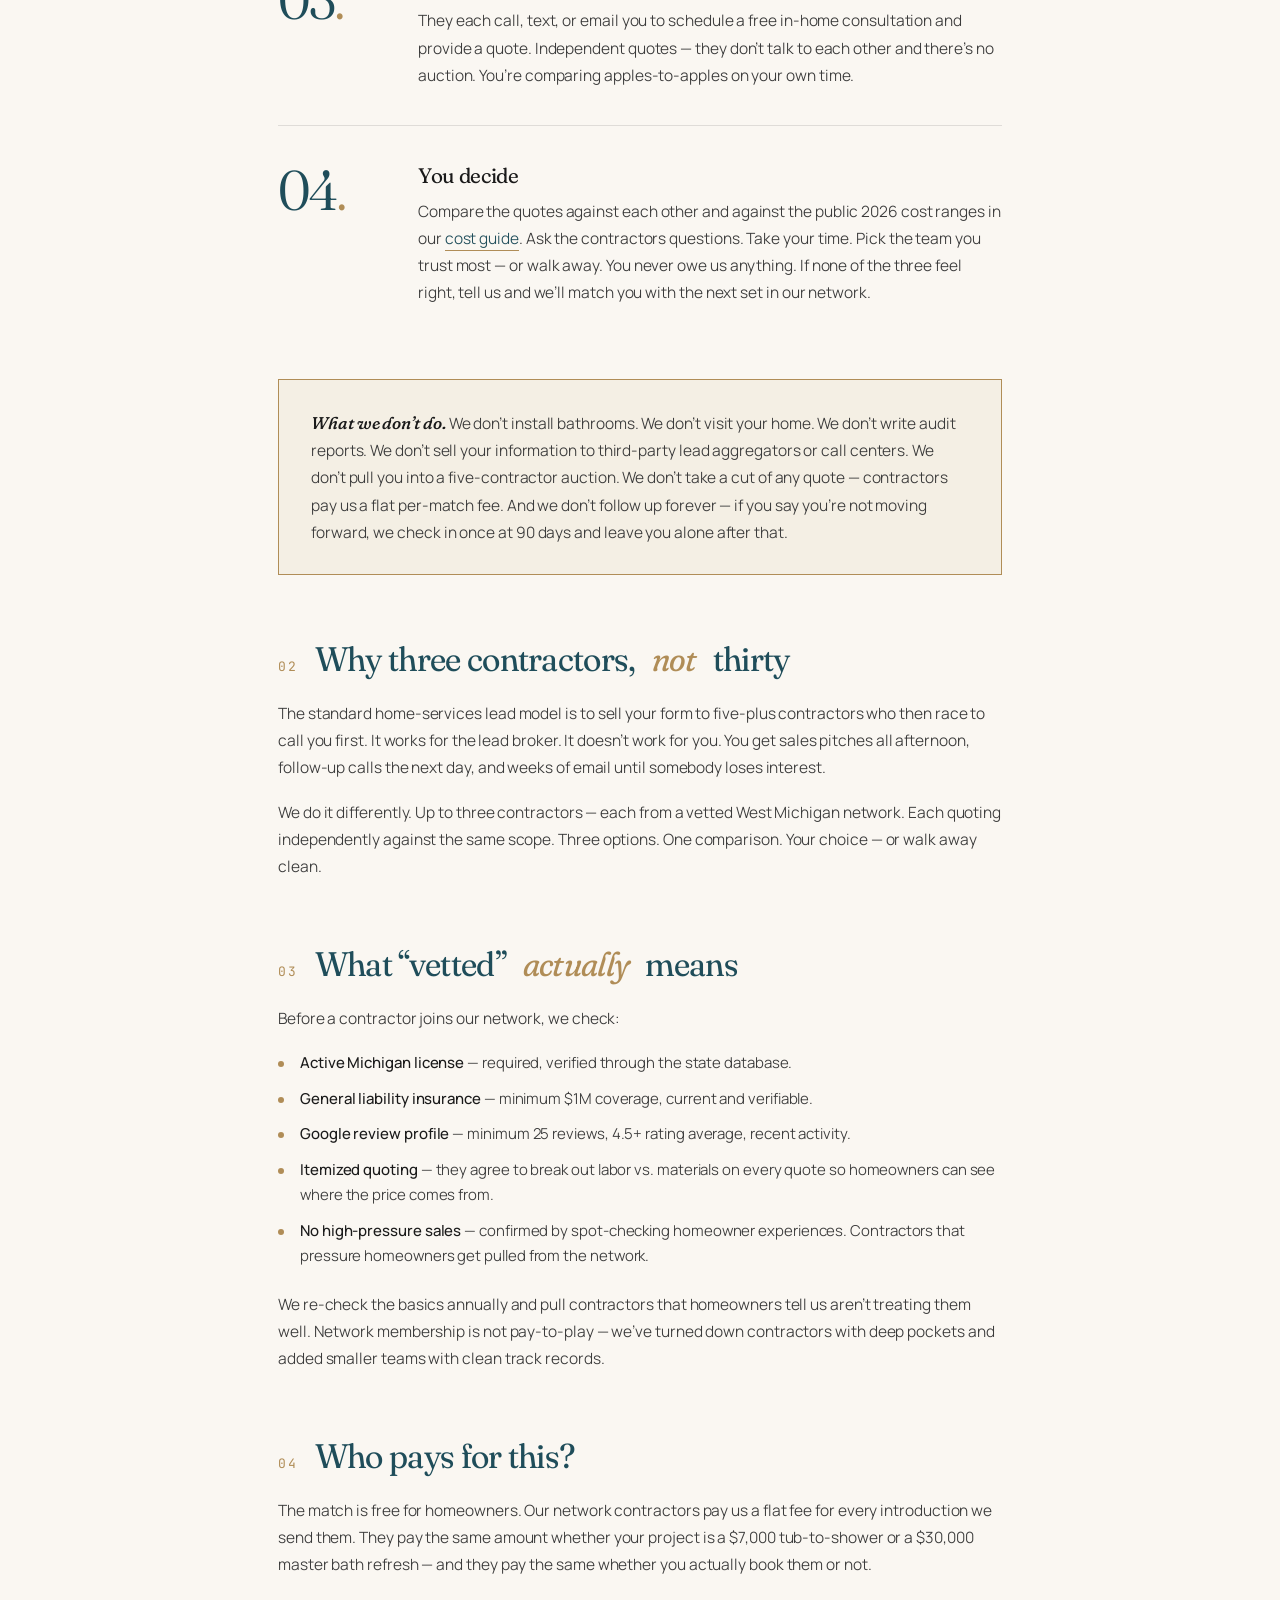
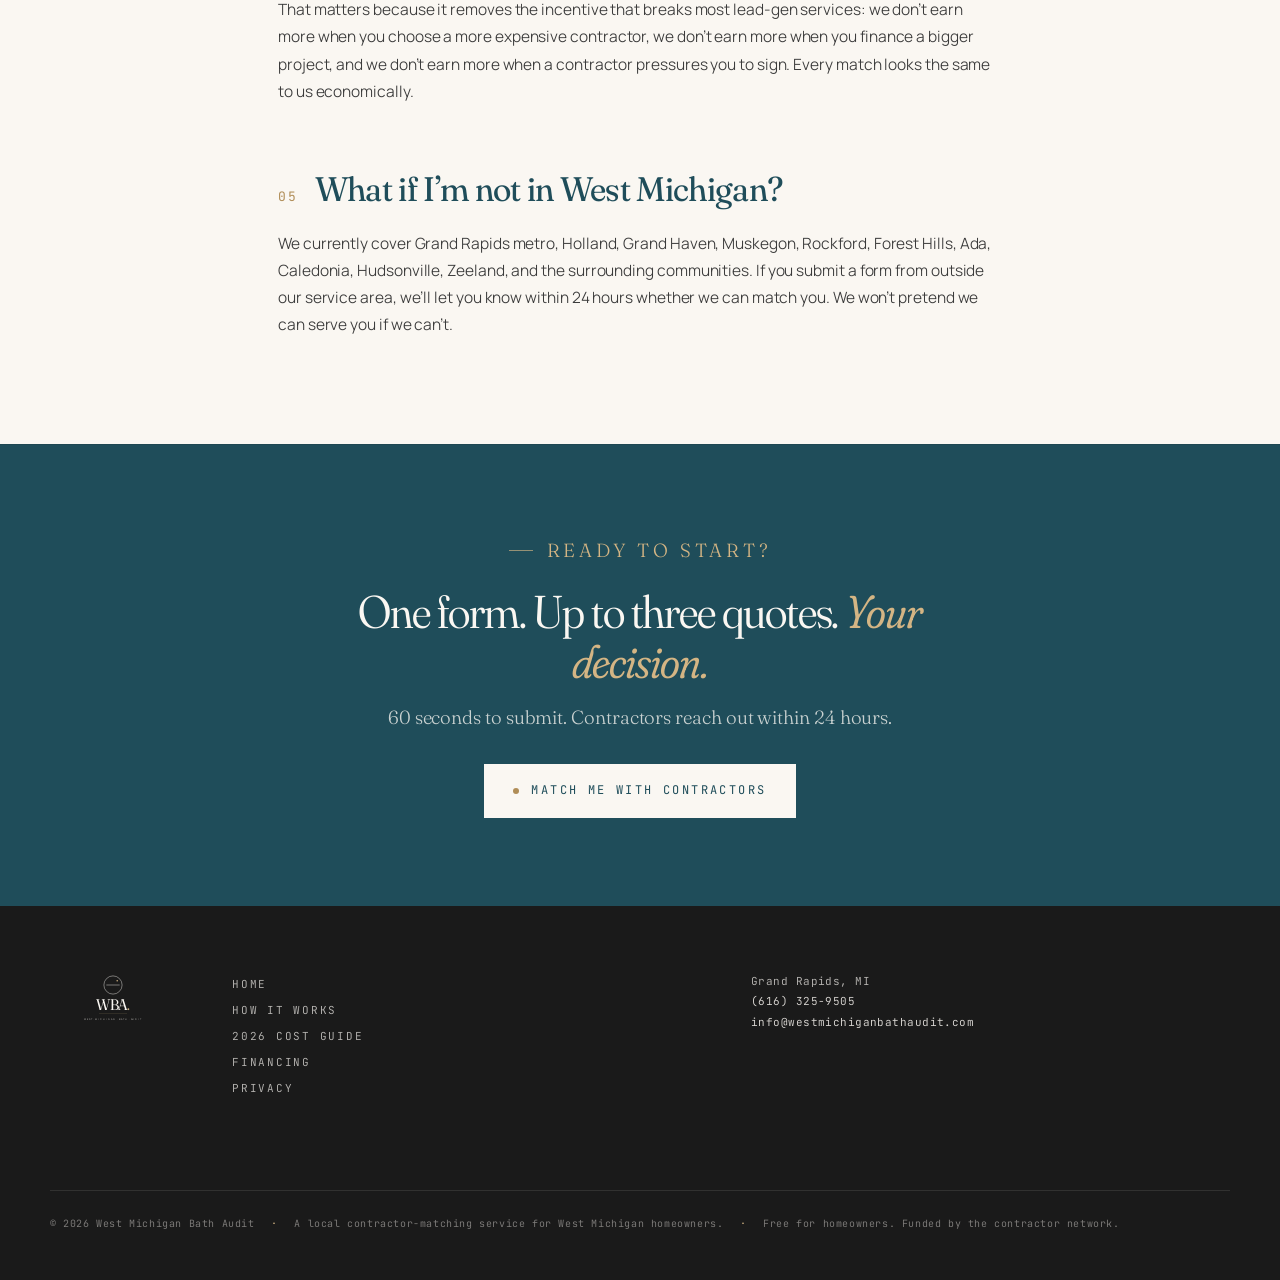
<file: process.html>
<!DOCTYPE html>
<html lang="en">
<head>
  <meta charset="UTF-8" />
  <meta name="viewport" content="width=device-width, initial-scale=1.0" />
  <title>How the Match Works | West Michigan Bath Audit</title>
  <meta name="description" content="How West Michigan Bath Audit matches you with up to three vetted local bath contractors — and what happens at every step from form submission to install." />

  <link rel="icon" type="image/svg+xml" href="data:image/svg+xml;utf8,<svg xmlns='http://www.w3.org/2000/svg' viewBox='0 0 32 32'><rect width='32' height='32' rx='5' fill='%231F4D5A'/><g transform='translate(16,16)'><circle r='10' fill='none' stroke='%23FAF7F2' stroke-width='1.6'/><line x1='-6.5' y1='0' x2='6.5' y2='0' stroke='%23FAF7F2' stroke-width='1.6' stroke-linecap='round'/><circle cx='4.5' cy='-4.5' r='1.6' fill='%23D4B584'/></g></svg>" />

  <link rel="preconnect" href="https://fonts.googleapis.com" />
  <link rel="preconnect" href="https://fonts.gstatic.com" crossorigin />
  <link href="https://fonts.googleapis.com/css2?family=Fraunces:opsz,wght,SOFT@9..144,300..900,0..100&family=Manrope:wght@200..800&family=JetBrains+Mono:wght@300..600&display=swap" rel="stylesheet" />
  <link rel="stylesheet" href="/wba-brand.css" />

  <style>
    .page-hero {
      background: var(--teal);
      color: var(--cream);
      padding: 88px var(--pad-x);
      position: relative;
      overflow: hidden;
      border-bottom: 1px solid var(--rule);
    }
    .page-hero::before {
      content: '';
      position: absolute;
      top: 0; right: 0;
      width: 480px; height: 480px;
      background: radial-gradient(circle at 50% 50%, rgba(212,181,132,0.07) 0%, transparent 60%);
      transform: translate(35%, -35%);
      pointer-events: none;
    }
    .page-hero .wrap { position: relative; }
    .page-hero .eyebrow { color: var(--brass-light); margin-bottom: 24px; }
    .page-hero .eyebrow::before { background: var(--brass-light); }
    .page-hero h1 { color: var(--cream); max-width: 880px; margin-bottom: 24px; }
    .page-hero h1 em { color: var(--brass-light); font-style: italic; }
    .page-hero .lede { color: rgba(250,247,242,0.82); max-width: 680px; }

    .content {
      max-width: 820px;
      margin: 0 auto;
      padding: 96px var(--pad-x) 88px;
    }
    .content h2 {
      font-family: var(--serif);
      color: var(--teal);
      font-size: clamp(24px, 3vw, 34px);
      font-weight: 400;
      letter-spacing: -0.02em;
      line-height: 1.2;
      margin: 64px 0 20px;
      font-variation-settings: 'opsz' 72, 'SOFT' 40;
      display: flex;
      align-items: baseline;
      gap: 16px;
    }
    .content h2 em { font-style: italic; color: var(--brass); font-variation-settings: 'opsz' 72, 'SOFT' 90; }
    .content h2:first-child { margin-top: 0; }
    .content h2 .num {
      font-family: var(--mono);
      font-size: 13px;
      letter-spacing: 0.18em;
      color: var(--brass);
      text-transform: uppercase;
      flex-shrink: 0;
      padding-top: 4px;
    }
    .content h3 {
      font-family: var(--serif);
      font-size: 21px;
      font-weight: 400;
      letter-spacing: -0.015em;
      color: var(--ink);
      margin: 32px 0 12px;
      font-variation-settings: 'opsz' 36, 'SOFT' 40;
    }
    .content p { color: var(--ink-soft); margin-bottom: 18px; font-size: 15.5px; line-height: 1.75; }
    .content ul { margin: 12px 0 22px 0; color: var(--ink-soft); list-style: none; padding-left: 0; }
    .content li {
      padding-left: 22px;
      position: relative;
      margin-bottom: 10px;
      font-size: 15px;
      line-height: 1.7;
    }
    .content li::before {
      content: '';
      width: 6px; height: 6px;
      background: var(--brass);
      border-radius: 50%;
      position: absolute;
      left: 0; top: 11px;
    }
    .content li strong { color: var(--ink); font-weight: 500; }

    .short-version {
      background: var(--cream-warm);
      border: 1px solid var(--rule);
      padding: 32px 36px;
      margin: 40px 0;
      position: relative;
    }
    .short-version::before {
      content: '';
      position: absolute;
      top: -1px; left: -1px;
      width: 22px; height: 1px;
      background: var(--brass);
    }
    .short-version .label {
      font-family: var(--mono);
      font-size: 10.5px;
      letter-spacing: 0.2em;
      text-transform: uppercase;
      color: var(--brass);
      margin-bottom: 12px;
    }
    .short-version p {
      font-family: var(--serif);
      font-size: 18px;
      font-weight: 300;
      color: var(--ink);
      line-height: 1.65;
      margin-bottom: 0;
      font-variation-settings: 'opsz' 36, 'SOFT' 30;
    }

    .step-block {
      border-top: 1px solid var(--rule);
      padding: 36px 0;
      display: grid;
      grid-template-columns: 100px 1fr;
      gap: 40px;
      align-items: start;
    }
    .step-block:last-of-type { border-bottom: 1px solid var(--rule); }
    .step-block .num {
      font-family: var(--serif);
      font-weight: 350;
      font-size: 56px;
      letter-spacing: -0.03em;
      color: var(--teal);
      line-height: 1;
      font-variation-settings: 'opsz' 96, 'SOFT' 40;
    }
    .step-block .num em { font-style: normal; color: var(--brass); }
    .step-block h3 { margin: 0 0 10px; color: var(--ink); }
    .step-block p { margin-bottom: 0; }
    @media (max-width: 600px) {
      .step-block { grid-template-columns: 1fr; gap: 12px; }
      .step-block .num { font-size: 40px; }
    }

    .callout {
      background: var(--cream-warm);
      border: 1px solid var(--brass);
      padding: 28px 32px;
      margin: 36px 0;
      position: relative;
    }
    .callout::before, .callout::after {
      content: ''; position: absolute; width: 18px; height: 1px; background: var(--brass);
    }
    .callout::before { top: -1px; left: -1px; }
    .callout::after { bottom: -1px; right: -1px; }
    .callout p { margin-bottom: 0; color: var(--ink-soft); }
    .callout strong { color: var(--ink); font-weight: 500; font-style: italic; font-family: var(--serif); font-size: 17px; font-variation-settings: 'opsz' 24, 'SOFT' 80; }

    .cta-block {
      background: var(--teal);
      color: var(--cream);
      padding: 88px var(--pad-x);
      text-align: center;
      border-top: 1px solid var(--rule);
    }
    .cta-block .eyebrow { color: var(--brass-light); margin-bottom: 22px; justify-content: center; display: inline-flex; }
    .cta-block .eyebrow::before { background: var(--brass-light); }
    .cta-block h2 { color: var(--cream); max-width: 640px; margin: 0 auto 16px; }
    .cta-block h2 em { color: var(--brass-light); font-style: italic; }
    .cta-block p {
      color: rgba(250,247,242,0.78);
      margin: 0 auto 32px;
      max-width: 540px;
      font-family: var(--serif);
      font-weight: 300;
      font-size: 19px;
      line-height: 1.55;
      font-variation-settings: 'opsz' 36, 'SOFT' 20;
    }
    .cta-block a.btn {
      font-family: var(--mono);
      font-size: 12px;
      font-weight: 400;
      letter-spacing: 0.2em;
      text-transform: uppercase;
      color: var(--teal);
      background: var(--cream);
      border: 1px solid var(--cream);
      padding: 16px 28px;
      display: inline-flex;
      align-items: center;
      gap: 12px;
      text-decoration: none;
      transition: background 0.25s, color 0.25s;
    }
    .cta-block a.btn::before {
      content: '';
      width: 6px; height: 6px;
      background: var(--brass);
      border-radius: 50%;
    }
    .cta-block a.btn:hover { background: var(--brass-light); border-color: var(--brass-light); color: var(--teal-deep); }
  </style>
</head>
<body>

  <header class="site">
    <div class="row">
      <a class="site-logo" href="/" aria-label="West Michigan Bath Audit">
        <svg viewBox="0 0 620 110" xmlns="http://www.w3.org/2000/svg" aria-hidden="true">
          <g transform="translate(50, 55)">
            <circle class="wba-mark-stroke" cx="0" cy="0" r="30" fill="none" stroke="#1F4D5A" stroke-width="2"/>
            <line class="wba-mark-stroke" x1="-20" y1="0" x2="20" y2="0" stroke="#1F4D5A" stroke-width="2" stroke-linecap="round"/>
            <circle cx="13" cy="-13" r="3" fill="#B08D57"/>
          </g>
          <line x1="105" y1="28" x2="105" y2="82" stroke="#B08D57" stroke-width="1" opacity="0.55"/>
          <text x="125" y="58" font-family="Fraunces, serif" font-weight="400" font-size="38" fill="#1F4D5A" letter-spacing="-0.02em" style="font-variation-settings: 'opsz' 96, 'SOFT' 40;">WBA<tspan fill="#B08D57">.</tspan></text>
          <text x="125" y="80" font-family="Manrope, sans-serif" font-weight="300" font-size="9" fill="#1A1A1A" letter-spacing="0.42em">WEST · MICHIGAN · BATH · AUDIT</text>
        </svg>
      </a>
      <nav class="site-nav">
        <a class="nav-link" href="/cost-guide.html">Cost guide</a>
        <a class="nav-link" href="/financing.html">Financing</a>
        <a class="tel" href="tel:+16163259505">(616) 325-9505</a>
        <a class="call-link" href="/#form">Get matched</a>
      </nav>
    </div>
  </header>

  <section class="page-hero">
    <div class="wrap">
      <p class="eyebrow">How it works</p>
      <h1>How West Michigan Bath Audit <em>matches</em> you with contractors.</h1>
      <p class="lede">Submit one form. We match you with up to three vetted local bath contractors. They each quote your project. You pick one — or none. That&rsquo;s the whole service.</p>
    </div>
  </section>

  <main class="content">

    <h2><span class="num">00</span>The short version</h2>
    <div class="short-version">
      <p class="label">In one paragraph</p>
      <p>You submit a 60-second form. We share your project with up to three vetted West Michigan bath contractors who fit your scope and zip. Each one reaches out within 24 hours with a quote. You compare the quotes and pick the team you trust most — or walk away. We don&rsquo;t install. We don&rsquo;t visit your home. We don&rsquo;t take a cut of any quote. Contractors pay us a flat fee for the match, regardless of project size.</p>
    </div>

    <h2><span class="num">01</span>The full process, <em>step by step</em></h2>

    <div class="step-block">
      <div class="num">01<em>.</em></div>
      <div>
        <h3>You submit the form</h3>
        <p>60 seconds. We need your zip, the current state of your bath, your name, and the best number to reach you. No long questionnaires. No project-budget interrogation up front — the contractors will discuss budget directly with you.</p>
      </div>
    </div>

    <div class="step-block">
      <div class="num">02<em>.</em></div>
      <div>
        <h3>We match you with up to three contractors</h3>
        <p>Same day if submitted before 3pm. We pick contractors from our vetted West Michigan network based on your zip, your scope, and who&rsquo;s currently accepting new jobs. Up to three matches — never wider, never sold to lead aggregators or call centers.</p>
      </div>
    </div>

    <div class="step-block">
      <div class="num">03<em>.</em></div>
      <div>
        <h3>Each contractor reaches out within 24 hours</h3>
        <p>They each call, text, or email you to schedule a free in-home consultation and provide a quote. Independent quotes — they don&rsquo;t talk to each other and there&rsquo;s no auction. You&rsquo;re comparing apples-to-apples on your own time.</p>
      </div>
    </div>

    <div class="step-block">
      <div class="num">04<em>.</em></div>
      <div>
        <h3>You decide</h3>
        <p>Compare the quotes against each other and against the public 2026 cost ranges in our <a href="/cost-guide.html" style="color:var(--teal);border-bottom:1px solid var(--brass);text-decoration:none;padding-bottom:1px;">cost guide</a>. Ask the contractors questions. Take your time. Pick the team you trust most — or walk away. You never owe us anything. If none of the three feel right, tell us and we&rsquo;ll match you with the next set in our network.</p>
      </div>
    </div>

    <div class="callout">
      <p><strong>What we don&rsquo;t do.</strong> We don&rsquo;t install bathrooms. We don&rsquo;t visit your home. We don&rsquo;t write audit reports. We don&rsquo;t sell your information to third-party lead aggregators or call centers. We don&rsquo;t pull you into a five-contractor auction. We don&rsquo;t take a cut of any quote — contractors pay us a flat per-match fee. And we don&rsquo;t follow up forever — if you say you&rsquo;re not moving forward, we check in once at 90 days and leave you alone after that.</p>
    </div>

    <h2><span class="num">02</span>Why three contractors, <em>not</em> thirty</h2>
    <p>The standard home-services lead model is to sell your form to five-plus contractors who then race to call you first. It works for the lead broker. It doesn&rsquo;t work for you. You get sales pitches all afternoon, follow-up calls the next day, and weeks of email until somebody loses interest.</p>
    <p>We do it differently. Up to three contractors — each from a vetted West Michigan network. Each quoting independently against the same scope. Three options. One comparison. Your choice — or walk away clean.</p>

    <h2><span class="num">03</span>What &ldquo;vetted&rdquo; <em>actually</em> means</h2>
    <p>Before a contractor joins our network, we check:</p>
    <ul>
      <li><strong>Active Michigan license</strong> — required, verified through the state database.</li>
      <li><strong>General liability insurance</strong> — minimum $1M coverage, current and verifiable.</li>
      <li><strong>Google review profile</strong> — minimum 25 reviews, 4.5+ rating average, recent activity.</li>
      <li><strong>Itemized quoting</strong> — they agree to break out labor vs. materials on every quote so homeowners can see where the price comes from.</li>
      <li><strong>No high-pressure sales</strong> — confirmed by spot-checking homeowner experiences. Contractors that pressure homeowners get pulled from the network.</li>
    </ul>
    <p>We re-check the basics annually and pull contractors that homeowners tell us aren&rsquo;t treating them well. Network membership is not pay-to-play — we&rsquo;ve turned down contractors with deep pockets and added smaller teams with clean track records.</p>

    <h2><span class="num">04</span>Who pays for this?</h2>
    <p>The match is free for homeowners. Our network contractors pay us a flat fee for every introduction we send them. They pay the same amount whether your project is a $7,000 tub-to-shower or a $30,000 master bath refresh — and they pay the same whether you actually book them or not.</p>
    <p>That matters because it removes the incentive that breaks most lead-gen services: we don&rsquo;t earn more when you choose a more expensive contractor, we don&rsquo;t earn more when you finance a bigger project, and we don&rsquo;t earn more when a contractor pressures you to sign. Every match looks the same to us economically.</p>

    <h2><span class="num">05</span>What if I&rsquo;m not in West Michigan?</h2>
    <p>We currently cover Grand Rapids metro, Holland, Grand Haven, Muskegon, Rockford, Forest Hills, Ada, Caledonia, Hudsonville, Zeeland, and the surrounding communities. If you submit a form from outside our service area, we&rsquo;ll let you know within 24 hours whether we can match you. We won&rsquo;t pretend we can serve you if we can&rsquo;t.</p>
  </main>

  <section class="cta-block">
    <p class="eyebrow">Ready to start?</p>
    <h2>One form. Up to three quotes. <em>Your decision.</em></h2>
    <p>60 seconds to submit. Contractors reach out within 24 hours.</p>
    <a href="/#form" class="btn">Match me with contractors</a>
  </section>

  <footer class="site">
    <div class="row">
      <div class="mark">
        <svg viewBox="0 0 720 320" xmlns="http://www.w3.org/2000/svg" aria-label="WBA — West Michigan Bath Audit">
          <g transform="translate(360, 80)">
            <circle cx="0" cy="0" r="52" fill="none" stroke="#FAF7F2" stroke-width="2.4"/>
            <line x1="-36" y1="0" x2="36" y2="0" stroke="#FAF7F2" stroke-width="2.4" stroke-linecap="round"/>
            <circle cx="24" cy="-24" r="4.4" fill="#D4B584"/>
          </g>
          <text x="360" y="220" text-anchor="middle" font-family="Fraunces, serif" font-weight="400" font-size="88" fill="#FAF7F2" letter-spacing="-0.02em" style="font-variation-settings: 'opsz' 144, 'SOFT' 40;">WBA<tspan fill="#D4B584">.</tspan></text>
          <line x1="280" y1="244" x2="440" y2="244" stroke="#D4B584" stroke-width="1.2" opacity="0.75"/>
          <text x="360" y="278" text-anchor="middle" font-family="Manrope, sans-serif" font-weight="300" font-size="13" fill="#FAF7F2" letter-spacing="0.42em">WEST · MICHIGAN · BATH · AUDIT</text>
        </svg>
      </div>
      <div class="col-r">
        <div class="nav">
          <a href="/">Home</a>
          <a href="/process.html">How it works</a>
          <a href="/cost-guide.html">2026 cost guide</a>
          <a href="/financing.html">Financing</a>
          <a href="/privacy-policy.html">Privacy</a>
        </div>
        <div class="info">
          Grand Rapids, MI<br/>
          <a href="tel:+16163259505">(616) 325-9505</a><br/>
          <a href="mailto:info@westmichiganbathaudit.com">info@westmichiganbathaudit.com</a>
        </div>
      </div>
      <p class="fine">
        &copy; 2026 West Michigan Bath Audit <span class="brass">·</span> A local contractor-matching service for West Michigan homeowners. <span class="brass">·</span> Free for homeowners. Funded by the contractor network.
      </p>
    </div>
  </footer>

</body>
</html>
</file>
<file: wba-brand.css>
/* ============================================================
   WBA BRAND v1 — 2026.05.22
   Shared stylesheet. Colors and typography locked to the brand
   suite. Page-specific styles stay inline per page.
   ============================================================ */

/* -- RESET ------------------------------------------------- */
*, *::before, *::after { box-sizing: border-box; margin: 0; padding: 0; }

/* -- BRAND TOKENS ------------------------------------------ */
:root {
  /* Palette — locked to brand suite v1 */
  --teal: #1F4D5A;
  --teal-deep: #163945;
  --cream: #FAF7F2;
  --cream-warm: #F4EFE4;
  --brass: #B08D57;
  --brass-light: #D4B584;
  --ink: #1A1A1A;
  --ink-soft: #3A3A3A;
  --ink-mute: #6A6A6A;
  --rule: rgba(26, 26, 26, 0.12);
  --rule-brass: rgba(176, 141, 87, 0.4);
  --white: #FFFFFF;

  /* Typography */
  --serif: 'Fraunces', 'Iowan Old Style', Georgia, serif;
  --sans: 'Manrope', -apple-system, BlinkMacSystemFont, 'Segoe UI', Roboto, sans-serif;
  --mono: 'JetBrains Mono', ui-monospace, 'SF Mono', Menlo, monospace;

  /* Layout */
  --max: 1180px;
  --pad-x: 48px;
}

@media (max-width: 720px) {
  :root { --pad-x: 24px; }
}

/* -- BASE -------------------------------------------------- */
html { scroll-behavior: smooth; overflow-x: hidden; }

body {
  font-family: var(--sans);
  font-weight: 350;
  font-size: 15.5px;
  line-height: 1.65;
  letter-spacing: -0.005em;
  color: var(--ink);
  background: var(--cream);
  background-image:
    radial-gradient(at 8% 12%, rgba(176, 141, 87, 0.04) 0%, transparent 35%),
    radial-gradient(at 92% 88%, rgba(31, 77, 90, 0.04) 0%, transparent 40%);
  background-attachment: fixed;
  -webkit-font-smoothing: antialiased;
  -moz-osx-font-smoothing: grayscale;
  min-height: 100vh;
  overflow-x: hidden;
  max-width: 100%;
}

a { color: var(--teal); }
a:hover { color: var(--teal-deep); }

img, svg { display: block; max-width: 100%; }

/* -- SHARED CONTAINERS ------------------------------------- */
.wrap {
  max-width: var(--max);
  margin: 0 auto;
  padding: 0 var(--pad-x);
}

/* -- ALERT BAR --------------------------------------------- */
.alert-bar {
  background: var(--teal);
  color: var(--cream);
  text-align: center;
  padding: 10px 24px;
  font-family: var(--mono);
  font-size: 11px;
  font-weight: 400;
  letter-spacing: 0.12em;
  text-transform: uppercase;
}
.alert-bar .sep {
  color: var(--brass-light);
  margin: 0 14px;
  opacity: 0.85;
}
.alert-bar .soft {
  color: rgba(250, 247, 242, 0.7);
  letter-spacing: 0.08em;
}
@media (max-width: 640px) {
  .alert-bar { font-size: 10px; padding: 9px 16px; }
  .alert-bar .sep { margin: 0 8px; }
  /* On phones, drop the city list + its trailing separator — keep only the
     value tagline so the bar is one clean line instead of a wrapping marquee. */
  .alert-bar .cities,
  .alert-bar .cities-sep { display: none; }
  .alert-bar .soft { letter-spacing: 0.1em; }
}

/* -- HEADER ------------------------------------------------ */
header.site {
  background: var(--cream);
  border-bottom: 1px solid var(--rule);
  padding: 22px var(--pad-x);
}
header.site .row {
  max-width: var(--max);
  margin: 0 auto;
  display: flex;
  align-items: center;
  justify-content: space-between;
  gap: 24px;
}
.site-logo {
  display: inline-flex;
  align-items: center;
  text-decoration: none;
  line-height: 1;
}
.site-logo svg { height: 44px; width: auto; }
.site-logo:hover svg .wba-mark-stroke { stroke: var(--teal-deep); }

.site-nav {
  display: flex;
  align-items: center;
  gap: 28px;
}
.site-nav a.nav-link {
  font-family: var(--mono);
  font-size: 11px;
  letter-spacing: 0.18em;
  text-transform: uppercase;
  color: var(--ink-soft);
  text-decoration: none;
  font-weight: 400;
  transition: color 0.2s;
}
.site-nav a.nav-link:hover { color: var(--teal); }
.site-nav a.tel {
  font-family: var(--mono);
  font-size: 12px;
  color: var(--ink);
  letter-spacing: 0.04em;
  text-decoration: none;
}
.site-nav a.tel:hover { color: var(--teal); }

.site-nav a.call-link {
  font-family: var(--mono);
  font-size: 11px;
  font-weight: 400;
  letter-spacing: 0.18em;
  text-transform: uppercase;
  color: var(--ink);
  background: transparent;
  border: 1px solid var(--ink);
  text-decoration: none;
  padding: 10px 18px;
  display: inline-flex;
  align-items: center;
  gap: 10px;
  transition: background 0.25s cubic-bezier(0.16,1,0.3,1),
              color 0.25s cubic-bezier(0.16,1,0.3,1);
  white-space: nowrap;
}
.site-nav a.call-link::before {
  content: '';
  width: 6px;
  height: 6px;
  background: var(--brass);
  border-radius: 50%;
}
.site-nav a.call-link:hover {
  background: var(--ink);
  color: var(--cream);
}
.site-nav a.call-link:hover::before { background: var(--brass-light); }

@media (max-width: 720px) {
  header.site { padding: 16px var(--pad-x); }
  .site-logo svg { height: 36px; }
  .site-nav { gap: 14px; }
  .site-nav a.nav-link, .site-nav a.tel { display: none; }
  .site-nav a.call-link { padding: 9px 14px; font-size: 10px; }
}

/* -- TRUST BAR --------------------------------------------- */
.trust-bar {
  background: var(--cream-warm);
  border-bottom: 1px solid var(--rule);
  padding: 18px var(--pad-x);
}
.trust-bar .row {
  max-width: var(--max);
  margin: 0 auto;
  display: flex;
  justify-content: center;
  flex-wrap: wrap;
  gap: 36px;
}
.trust-bar .item {
  font-family: var(--mono);
  font-size: 10.5px;
  letter-spacing: 0.16em;
  text-transform: uppercase;
  color: var(--ink-soft);
  display: inline-flex;
  align-items: center;
  gap: 10px;
}
.trust-bar .item::before {
  content: '';
  width: 5px;
  height: 5px;
  background: var(--brass);
  border-radius: 50%;
}
@media (max-width: 640px) {
  .trust-bar .row { gap: 18px; }
  .trust-bar .item { font-size: 9.5px; gap: 7px; }
}

/* -- SHARED TYPOGRAPHY ------------------------------------- */
.eyebrow {
  font-family: var(--mono);
  font-size: 11px;
  font-weight: 400;
  letter-spacing: 0.2em;
  text-transform: uppercase;
  color: var(--brass);
  display: inline-flex;
  align-items: center;
  gap: 14px;
  margin-bottom: 18px;
}
.eyebrow::before {
  content: '';
  width: 24px;
  height: 1px;
  background: var(--brass);
  opacity: 0.65;
}
.eyebrow.no-rule::before { display: none; }

h1, h2, h3, h4 { font-family: var(--serif); color: var(--teal); font-weight: 350; }

h1 {
  font-size: clamp(40px, 6vw, 72px);
  letter-spacing: -0.03em;
  line-height: 1.02;
  font-variation-settings: 'opsz' 144, 'SOFT' 40;
}
h1 em {
  font-style: italic;
  color: var(--ink);
  font-variation-settings: 'opsz' 144, 'SOFT' 90;
}

h2 {
  font-size: clamp(30px, 4vw, 46px);
  letter-spacing: -0.022em;
  line-height: 1.08;
  font-variation-settings: 'opsz' 96, 'SOFT' 40;
}
h2 em {
  font-style: italic;
  color: var(--brass);
  font-variation-settings: 'opsz' 96, 'SOFT' 90;
}

h3 {
  font-size: 22px;
  letter-spacing: -0.015em;
  font-variation-settings: 'opsz' 36, 'SOFT' 40;
  color: var(--ink);
  font-weight: 400;
  line-height: 1.25;
}

h4 {
  font-size: 17px;
  letter-spacing: -0.01em;
  font-variation-settings: 'opsz' 24, 'SOFT' 40;
  color: var(--ink);
  font-weight: 400;
  line-height: 1.3;
}

.lede {
  font-family: var(--serif);
  font-weight: 300;
  font-size: clamp(17px, 1.6vw, 20px);
  line-height: 1.55;
  color: var(--ink-soft);
  font-variation-settings: 'opsz' 36, 'SOFT' 20;
  max-width: 640px;
}

.section-sub {
  color: var(--ink-soft);
  font-size: 16px;
  line-height: 1.7;
  max-width: 600px;
}

.tracked {
  font-family: var(--mono);
  font-size: 11px;
  letter-spacing: 0.18em;
  text-transform: uppercase;
  color: var(--ink-soft);
}

.brass-rule {
  display: block;
  width: 64px;
  height: 1px;
  background: var(--brass);
  opacity: 0.7;
}

/* -- BUTTONS / FORMS --------------------------------------- */
.btn-primary,
.btn-submit {
  font-family: var(--mono);
  font-size: 12px;
  font-weight: 400;
  letter-spacing: 0.2em;
  text-transform: uppercase;
  color: var(--cream);
  background: var(--teal);
  border: 1px solid var(--teal);
  padding: 16px 24px;
  display: inline-flex;
  align-items: center;
  justify-content: center;
  gap: 12px;
  cursor: pointer;
  text-decoration: none;
  transition: background 0.25s cubic-bezier(0.16,1,0.3,1),
              border-color 0.25s cubic-bezier(0.16,1,0.3,1),
              transform 0.25s cubic-bezier(0.16,1,0.3,1);
  width: auto;
}
.btn-primary::before,
.btn-submit::before {
  content: '';
  width: 6px;
  height: 6px;
  background: var(--brass-light);
  border-radius: 50%;
  transition: transform 0.3s, background 0.3s;
}
.btn-primary:hover,
.btn-submit:hover {
  background: var(--teal-deep);
  border-color: var(--teal-deep);
}
.btn-primary:hover::before,
.btn-submit:hover::before {
  transform: scale(1.35);
}
.btn-submit { width: 100%; padding: 16px; }

.btn-ghost {
  background: transparent;
  color: var(--ink);
  border-color: var(--ink);
}
.btn-ghost:hover {
  background: var(--ink);
  color: var(--cream);
  border-color: var(--ink);
}

/* Form inputs */
.form-group { margin-bottom: 14px; }
label {
  display: block;
  font-family: var(--mono);
  font-size: 10.5px;
  font-weight: 400;
  letter-spacing: 0.18em;
  text-transform: uppercase;
  color: var(--ink-soft);
  margin-bottom: 7px;
}
label .hint {
  text-transform: none;
  letter-spacing: 0.04em;
  color: var(--ink-mute);
  font-size: 10px;
  margin-left: 6px;
}
input, select, textarea {
  width: 100%;
  padding: 13px 14px;
  border: 1px solid var(--rule);
  border-radius: 0;
  font-family: var(--sans);
  font-size: 15px;
  font-weight: 400;
  color: var(--ink);
  background: var(--white);
  transition: border-color 0.2s, box-shadow 0.2s;
  -webkit-appearance: none;
  appearance: none;
}
select {
  background-image: url("data:image/svg+xml;utf8,<svg xmlns='http://www.w3.org/2000/svg' width='12' height='8' viewBox='0 0 12 8'><path d='M1 1l5 5 5-5' stroke='%231A1A1A' stroke-width='1.2' fill='none' stroke-linecap='round'/></svg>");
  background-repeat: no-repeat;
  background-position: right 14px center;
  padding-right: 38px;
}
input:focus, select:focus, textarea:focus {
  outline: none;
  border-color: var(--teal);
  box-shadow: 0 0 0 3px rgba(31, 77, 90, 0.1);
}
.form-disclaimer {
  font-family: var(--mono);
  font-size: 10px;
  line-height: 1.6;
  letter-spacing: 0.04em;
  color: var(--ink-mute);
  text-align: center;
  margin-top: 14px;
}

/* -- SECTION SCAFFOLDING ----------------------------------- */
section.brand {
  padding: 88px 0;
  border-bottom: 1px solid var(--rule);
  position: relative;
}
.section-head {
  margin-bottom: 56px;
  display: grid;
  grid-template-columns: 1fr 2fr;
  gap: 48px;
  align-items: end;
}
.section-head .blurb {
  font-size: 15px;
  line-height: 1.65;
  color: var(--ink-soft);
  max-width: 440px;
}
@media (max-width: 820px) {
  section.brand { padding: 64px 0; }
  .section-head { grid-template-columns: 1fr; gap: 22px; margin-bottom: 40px; }
}

/* -- FOOTER ------------------------------------------------ */
footer.site {
  background: var(--ink);
  color: rgba(250, 247, 242, 0.7);
  padding: 64px var(--pad-x) 48px;
  border-top: 1px solid var(--rule);
}
footer.site .row {
  max-width: var(--max);
  margin: 0 auto;
  display: grid;
  grid-template-columns: auto 1fr;
  gap: 56px;
  align-items: start;
}
footer.site .mark { display: inline-flex; }
footer.site .mark svg { height: 56px; width: auto; }
footer.site .col-r {
  display: grid;
  grid-template-columns: 1fr 1fr;
  gap: 40px;
}
footer.site .col-r .nav a {
  display: block;
  font-family: var(--mono);
  font-size: 11px;
  letter-spacing: 0.16em;
  text-transform: uppercase;
  color: rgba(250, 247, 242, 0.7);
  text-decoration: none;
  padding: 4px 0;
  transition: color 0.2s;
}
footer.site .col-r .nav a:hover { color: var(--brass-light); }
footer.site .col-r .info {
  font-family: var(--mono);
  font-size: 11px;
  line-height: 1.85;
  letter-spacing: 0.04em;
}
footer.site .col-r .info a { color: rgba(250, 247, 242, 0.85); text-decoration: none; }
footer.site .col-r .info a:hover { color: var(--brass-light); }
footer.site .fine {
  margin-top: 32px;
  font-family: var(--mono);
  font-size: 10px;
  color: rgba(250, 247, 242, 0.45);
  letter-spacing: 0.06em;
  line-height: 1.7;
  grid-column: 1 / -1;
  border-top: 1px solid rgba(250, 247, 242, 0.1);
  padding-top: 24px;
}
footer.site .fine .brass {
  color: var(--brass-light);
  margin: 0 10px;
}
@media (max-width: 820px) {
  footer.site .row { grid-template-columns: 1fr; gap: 36px; }
  footer.site .col-r { grid-template-columns: 1fr; gap: 24px; }
  footer.site .mark svg { height: 44px; }
}

/* -- STICKY MOBILE CTA ------------------------------------- */
.sticky-cta {
  display: none;
  position: fixed;
  bottom: 0; left: 0; right: 0;
  background: var(--teal);
  padding: 14px 20px;
  z-index: 900;
  box-shadow: 0 -2px 18px rgba(22, 56, 68, 0.18);
  border-top: 1px solid var(--brass);
}
.sticky-cta a {
  display: flex;
  align-items: center;
  justify-content: center;
  gap: 10px;
  text-align: center;
  color: var(--cream);
  font-family: var(--mono);
  font-size: 12px;
  font-weight: 400;
  letter-spacing: 0.18em;
  text-transform: uppercase;
  text-decoration: none;
}
.sticky-cta a::before {
  content: '';
  width: 6px;
  height: 6px;
  background: var(--brass-light);
  border-radius: 50%;
}
@media (max-width: 768px) {
  .sticky-cta { display: block; }
  body { padding-bottom: 56px; }
}
</file>
